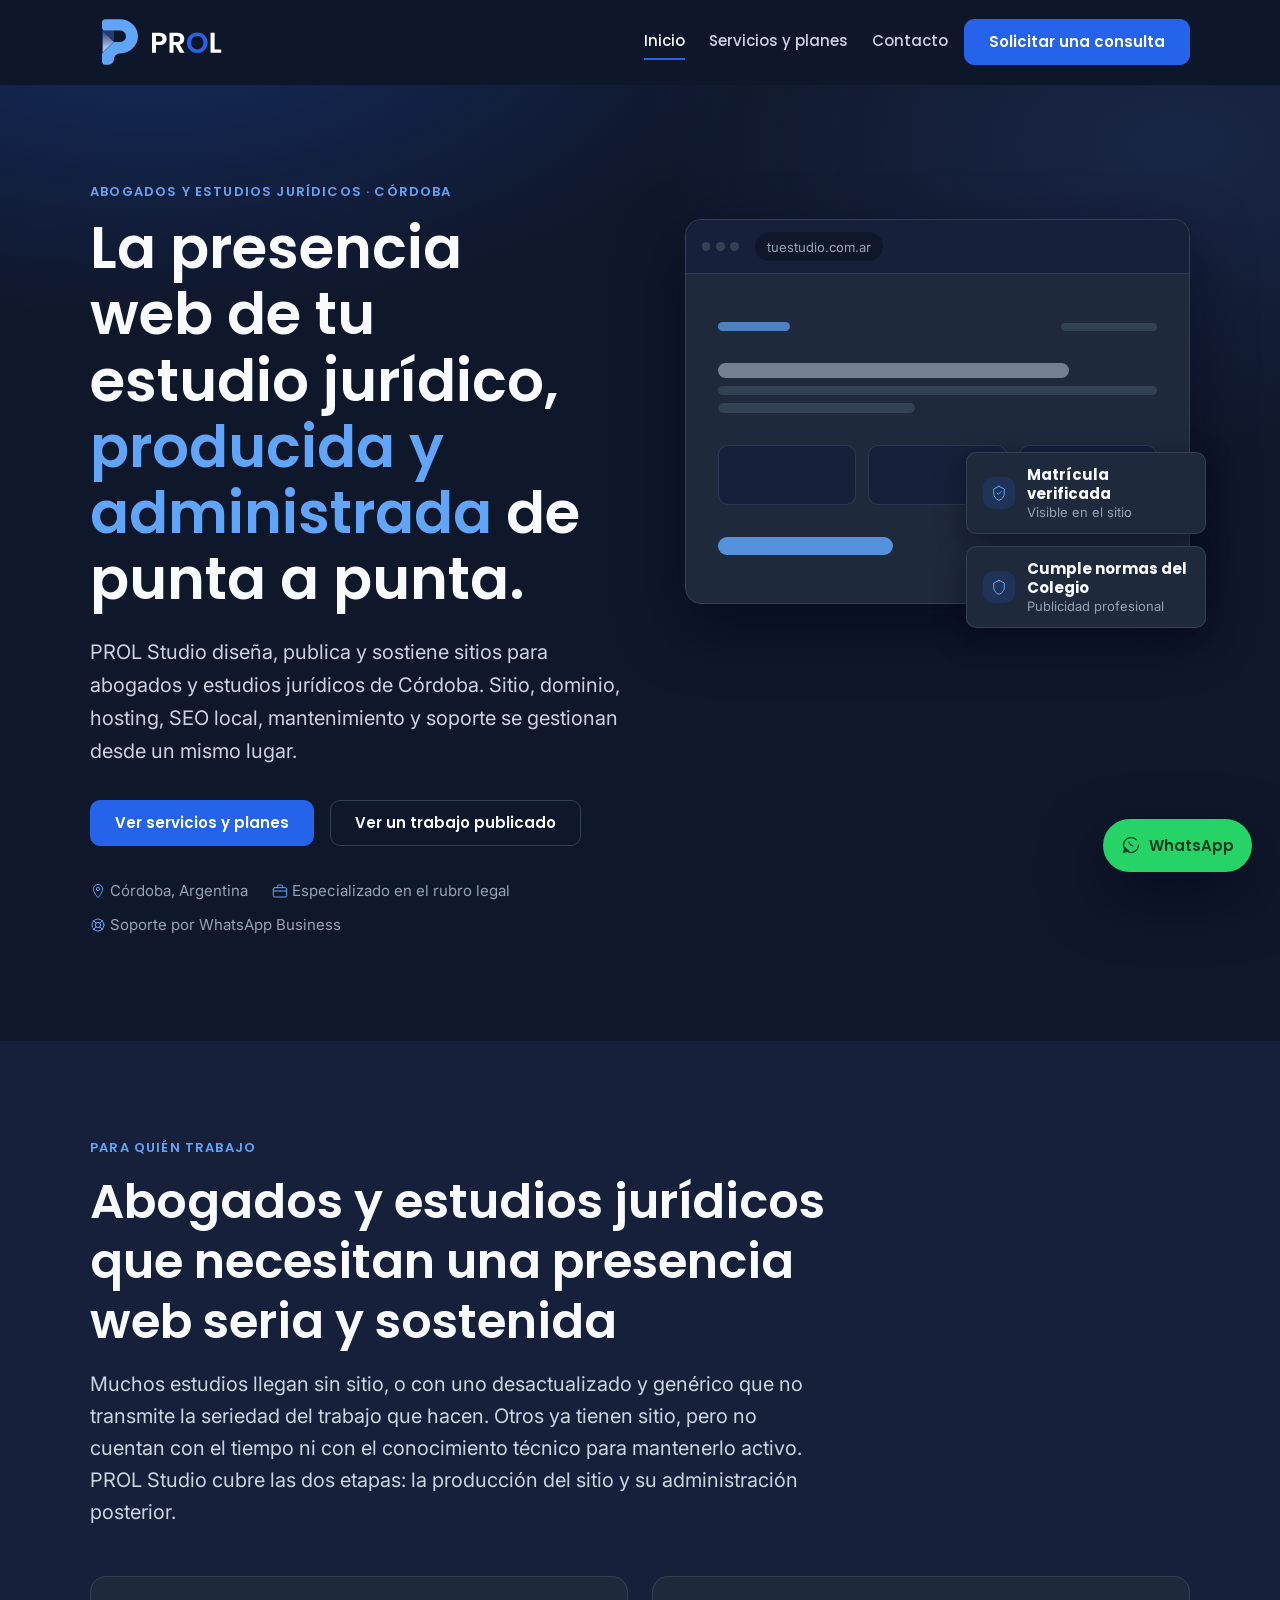
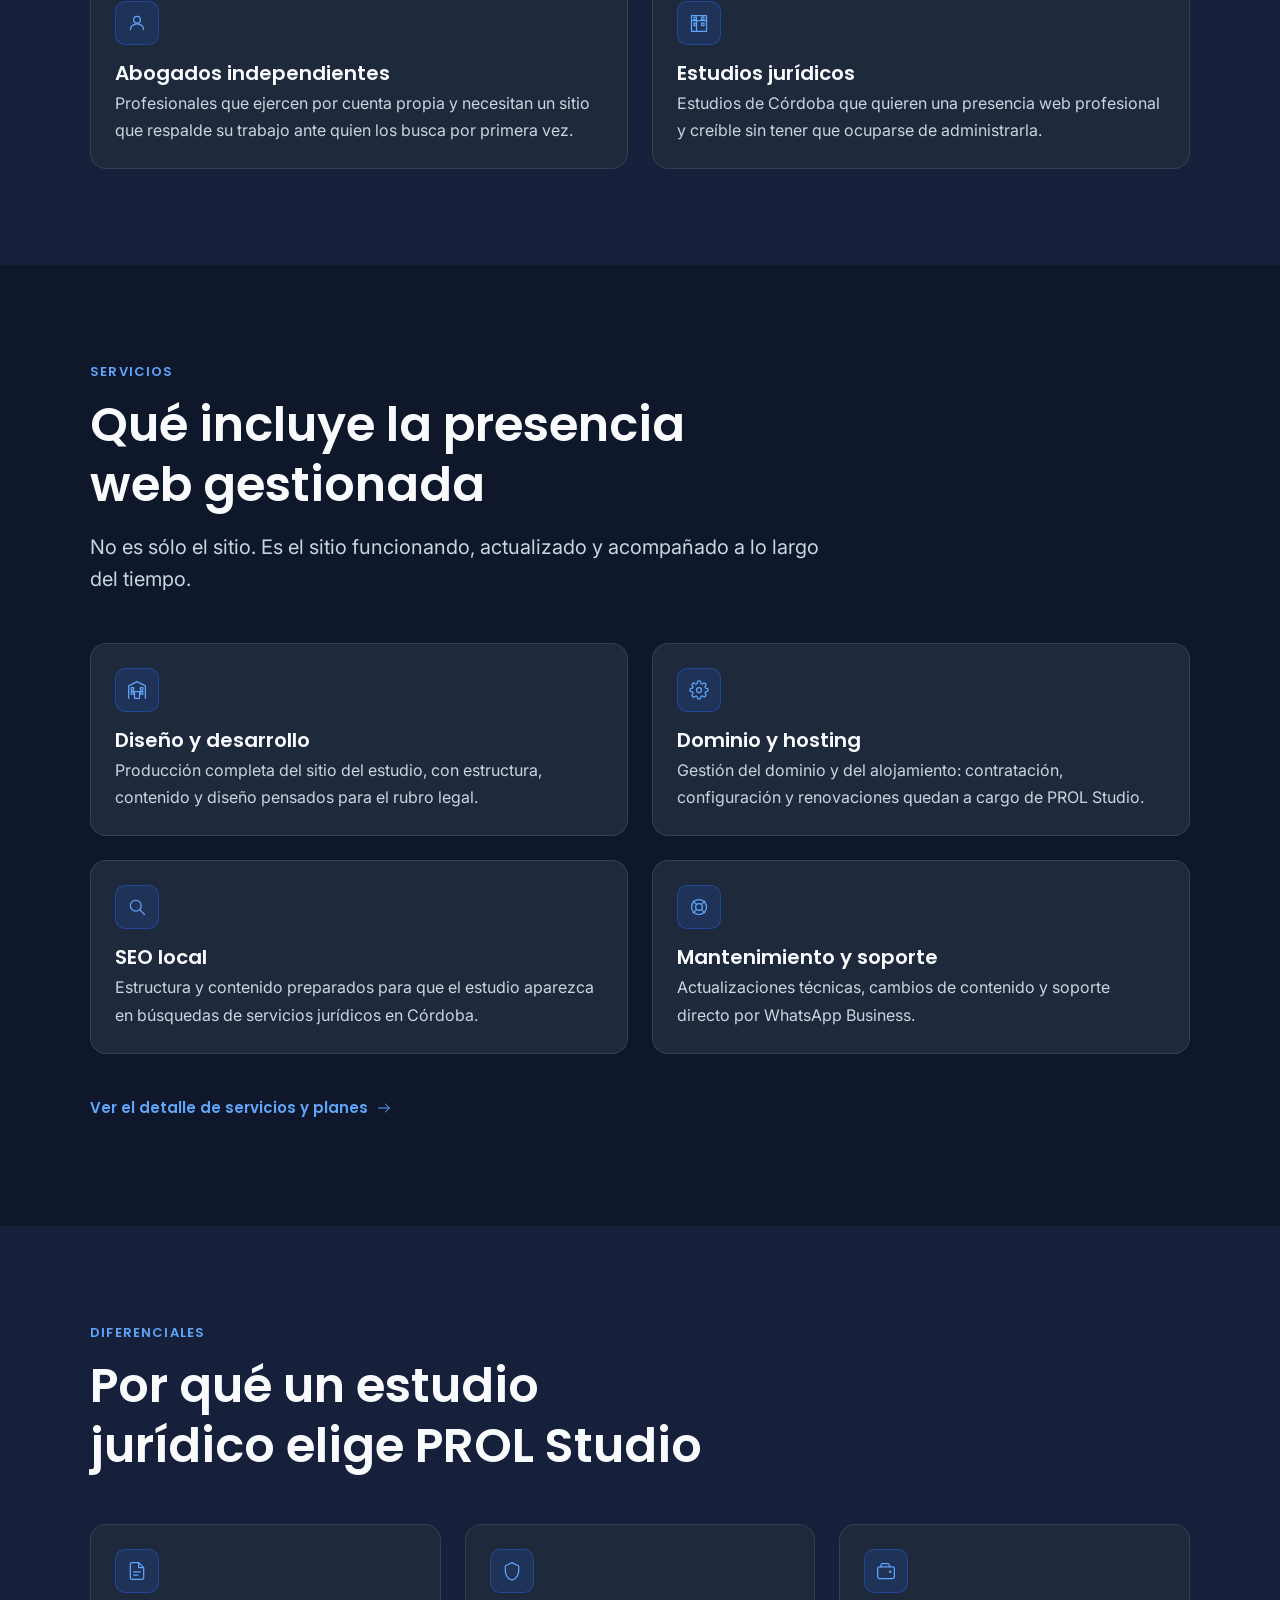
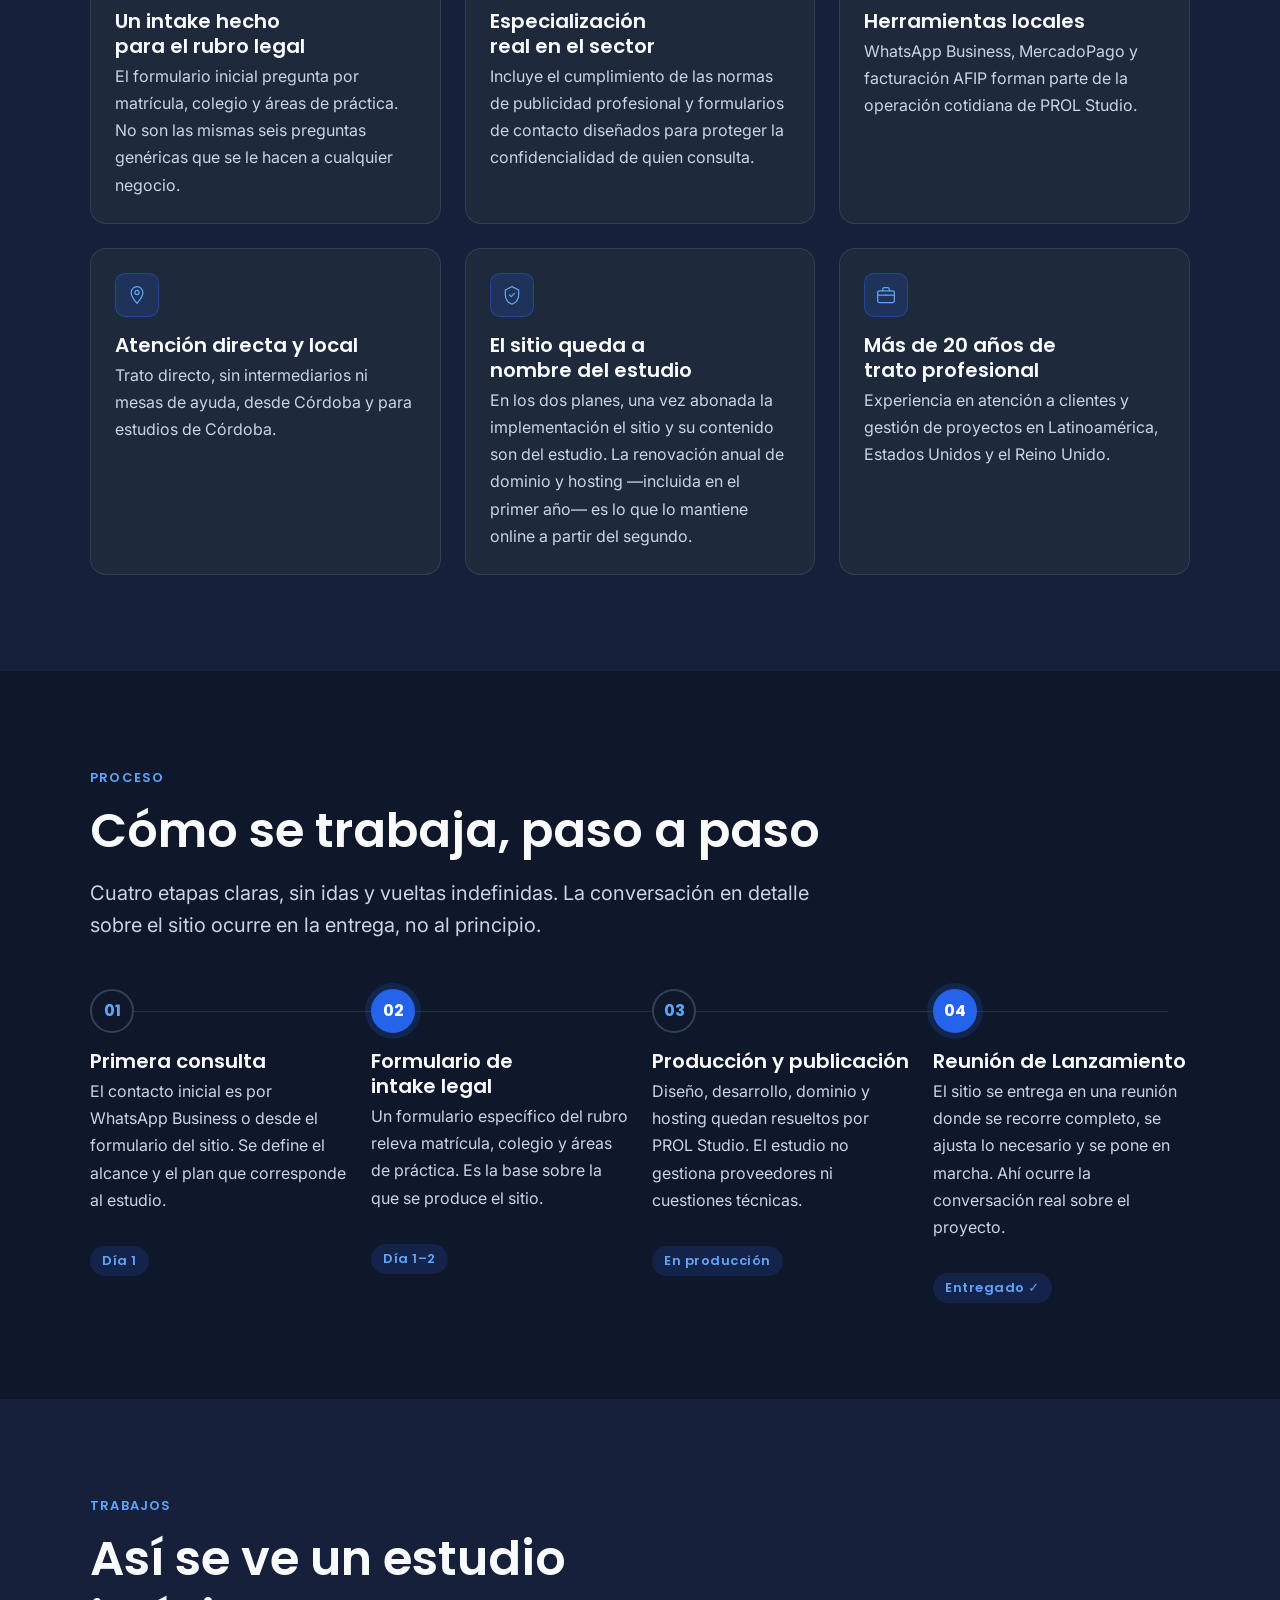
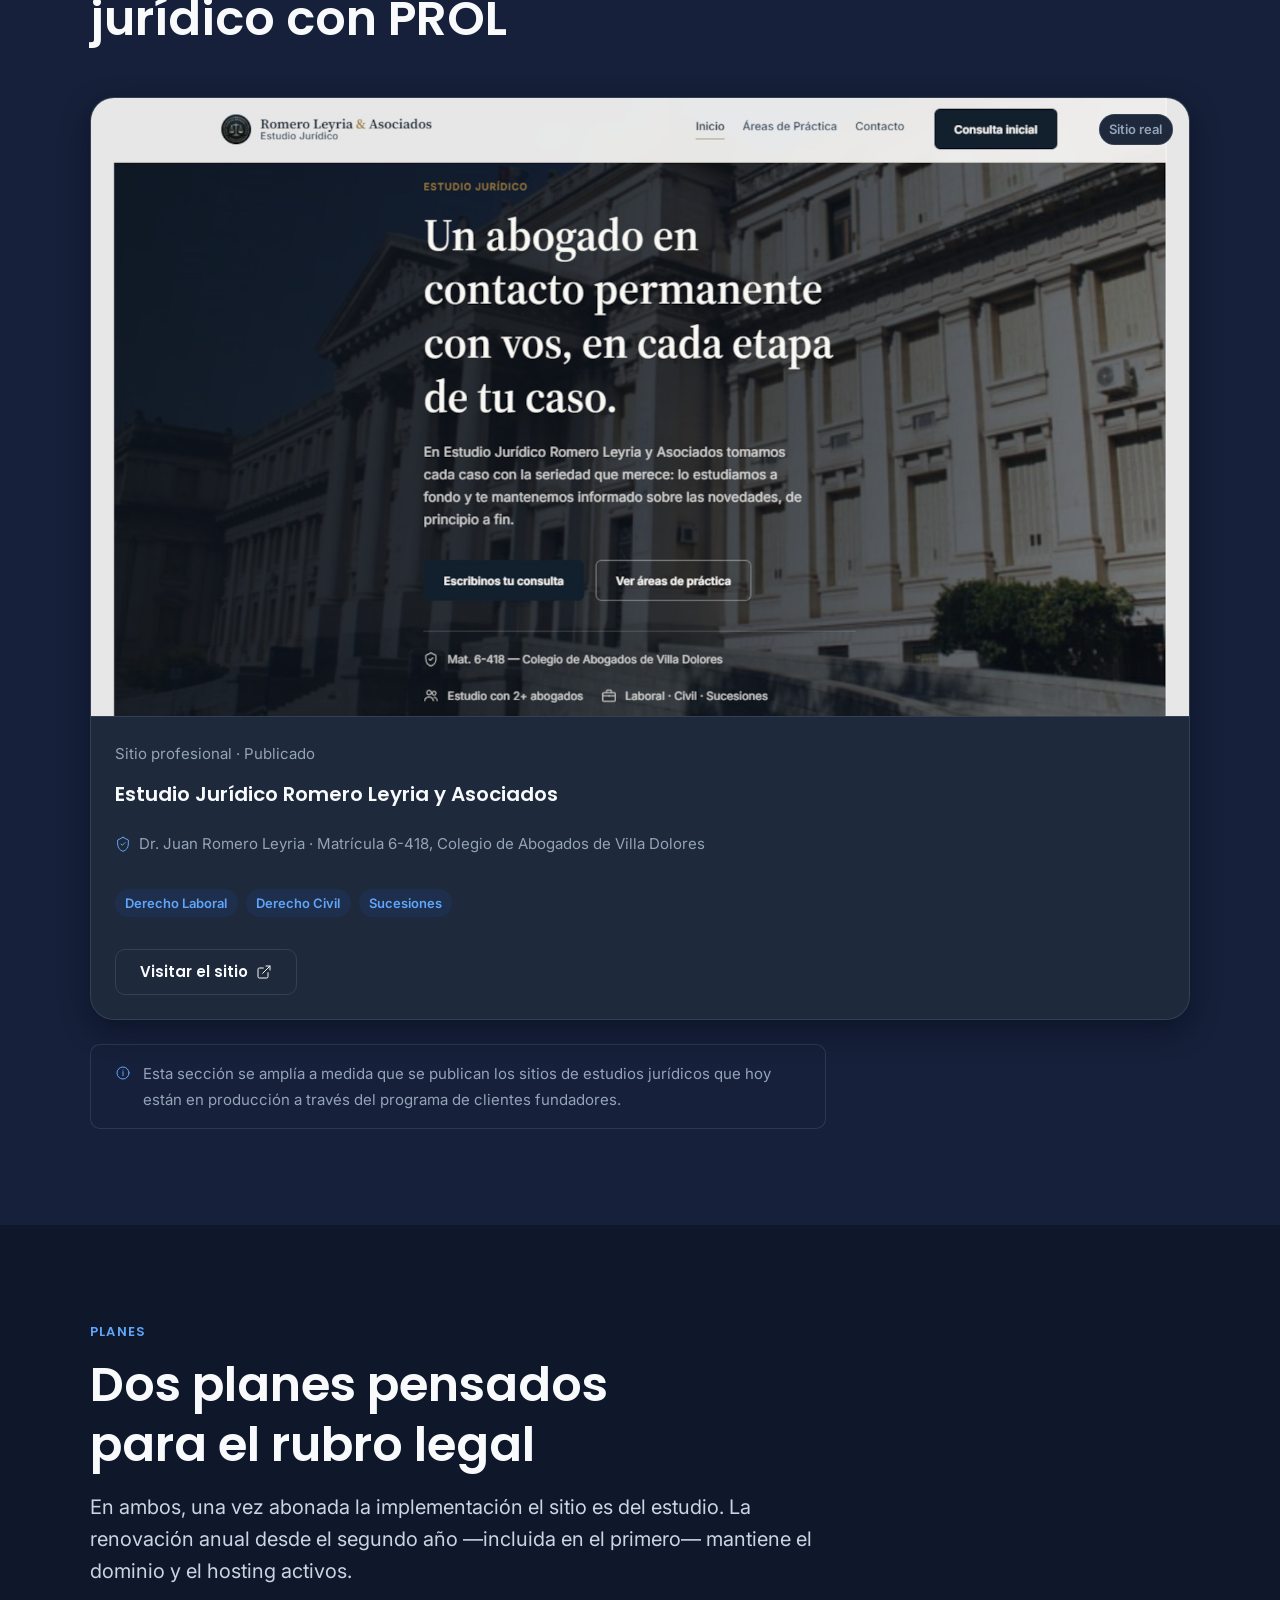
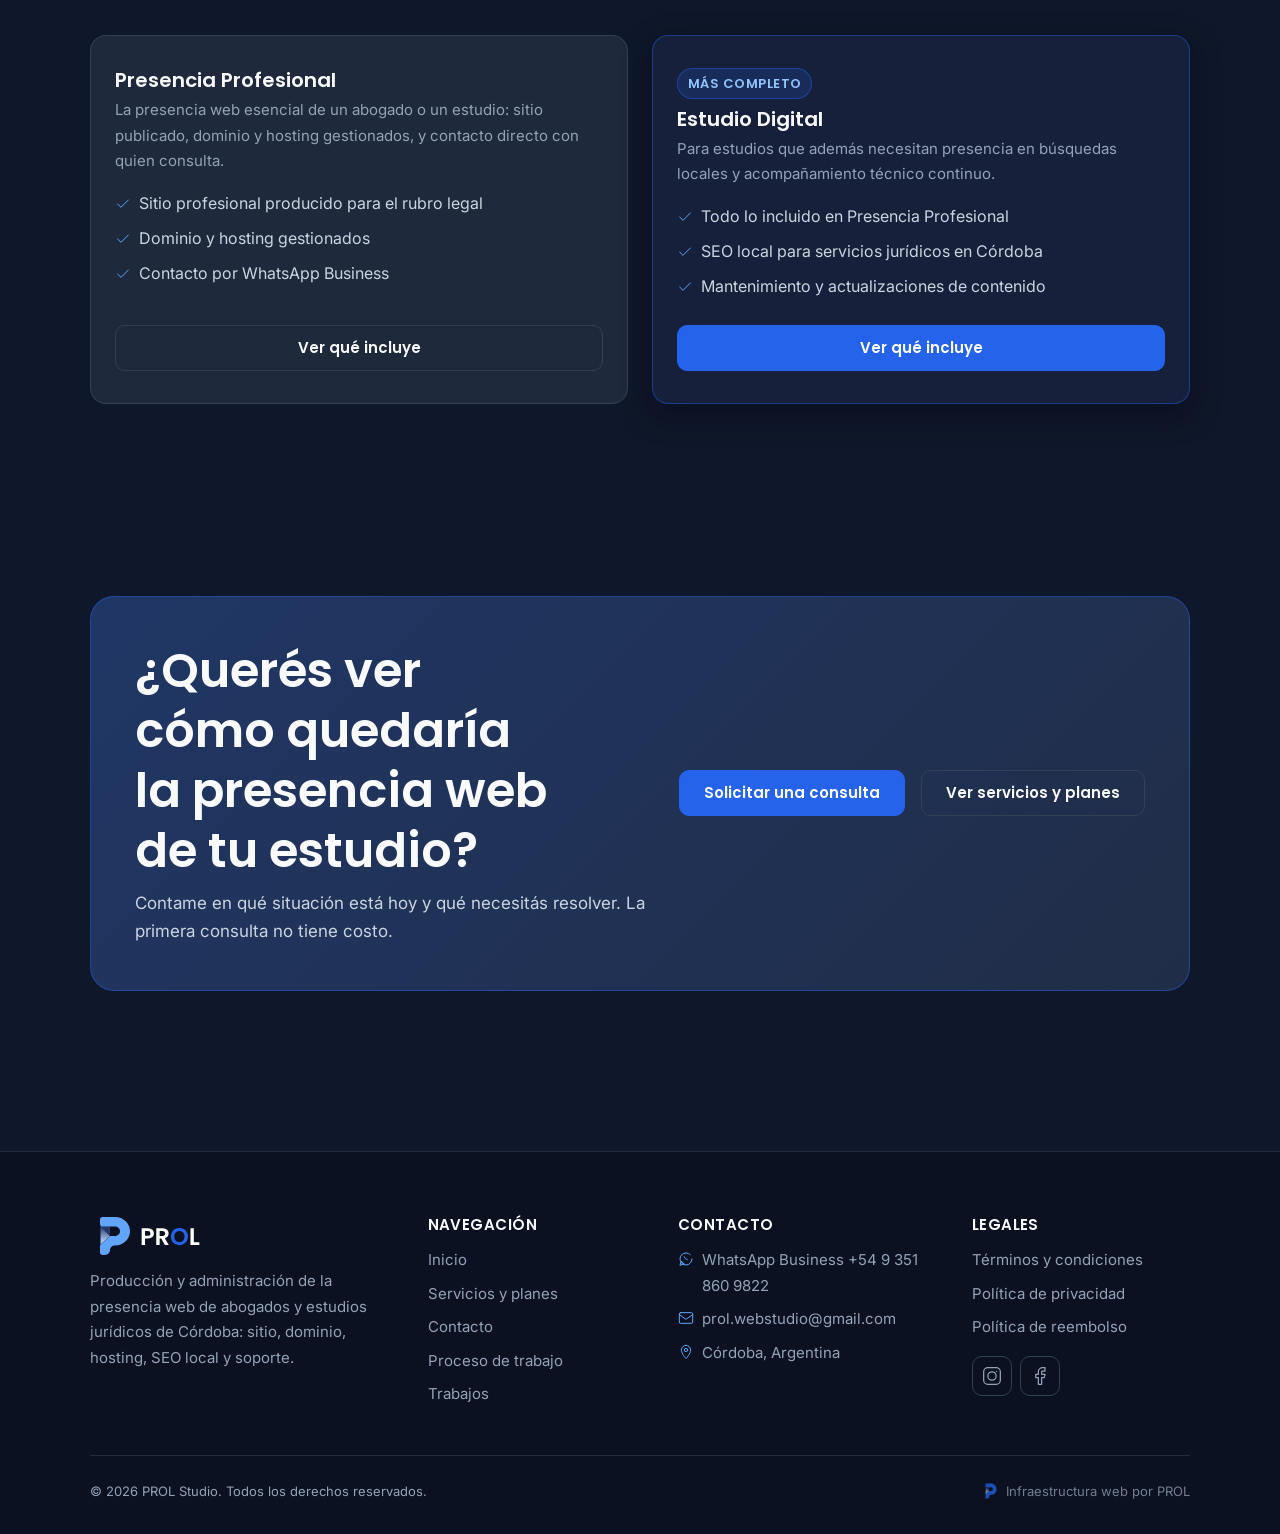
<file: index.html>
<!DOCTYPE html>
<html lang="es-AR">
<head>
  <meta charset="UTF-8">
  <meta name="viewport" content="width=device-width, initial-scale=1">

  <title>PROL Studio | Presencia web para abogados y estudios jurídicos en Córdoba</title>
  <meta name="description" content="PROL Studio produce y administra la presencia web de abogados y estudios jurídicos de Córdoba: sitio, dominio, hosting, SEO local, mantenimiento y soporte por WhatsApp Business.">
  <link rel="canonical" href="https://prolstudio.com/">

  <meta name="theme-color" content="#0F172A">
  <meta name="author" content="PROL Studio">

  <meta property="og:type" content="website">
  <meta property="og:site_name" content="PROL Studio">
  <meta property="og:locale" content="es_AR">
  <meta property="og:url" content="https://prolstudio.com/">
  <meta property="og:title" content="PROL Studio | Presencia web para abogados y estudios jurídicos en Córdoba">
  <meta property="og:description" content="PROL Studio produce y administra la presencia web de abogados y estudios jurídicos de Córdoba: sitio, dominio, hosting, SEO local, mantenimiento y soporte por WhatsApp Business.">
  <meta property="og:image" content="https://prolstudio.com/assets/images/og-image.jpg">
  <meta property="og:image:width" content="1200">
  <meta property="og:image:height" content="630">
  <meta property="og:image:alt" content="PROL Studio — presencia web gestionada para estudios jurídicos">

  <meta name="twitter:card" content="summary_large_image">
  <meta name="twitter:title" content="PROL Studio | Presencia web para abogados y estudios jurídicos en Córdoba">
  <meta name="twitter:description" content="Sitio, dominio, hosting, SEO local y soporte por WhatsApp Business para abogados y estudios jurídicos de Córdoba.">
  <meta name="twitter:image" content="https://prolstudio.com/assets/images/og-image.jpg">

  <link rel="icon" href="assets/images/favicon.ico" sizes="any">
  <link rel="icon" href="assets/images/favicon.svg" type="image/svg+xml">
  <link rel="apple-touch-icon" href="assets/images/apple-touch-icon.png">
  <link rel="manifest" href="site.webmanifest">

  <link rel="preconnect" href="https://fonts.googleapis.com">
  <link rel="preconnect" href="https://fonts.gstatic.com" crossorigin>
  <link rel="stylesheet" href="https://fonts.googleapis.com/css2?family=Inter:wght@400;500;600&family=Poppins:wght@500;600;700&display=swap">
  <link rel="stylesheet" href="assets/css/styles.css">

  <script type="application/ld+json">
  {
    "@context": "https://schema.org",
    "@type": "ProfessionalService",
    "name": "PROL Studio",
    "url": "https://prolstudio.com/",
    "logo": "https://prolstudio.com/assets/images/logo.svg",
    "image": "https://prolstudio.com/assets/images/og-image.jpg",
    "description": "PROL Studio produce y administra la presencia web de abogados y estudios jurídicos de Córdoba: sitio, dominio, hosting, SEO local, mantenimiento y soporte por WhatsApp Business.",
    "email": "prol.webstudio@gmail.com",
    "founder": { "@type": "Person", "name": "Franco Molina" },
    "areaServed": { "@type": "City", "name": "Córdoba", "addressCountry": "AR" },
    "address": {
      "@type": "PostalAddress",
      "addressLocality": "Córdoba",
      "addressCountry": "AR"
    },
    "sameAs": [
      "https://www.instagram.com/prol.studio",
      "https://www.facebook.com/profile.php?id=61592929361941"
    ]
  }
  </script>
</head>

<body>
  <a class="skip-link" href="#contenido-principal">Ir al contenido principal</a>

  <header class="site-header" data-site-header>
    <div class="container site-header__inner">
      <a class="site-brand" href="index.html" aria-label="PROL Studio — Inicio">
        <img class="site-brand__logo" src="assets/images/logo.svg" alt="PROL Studio" width="480" height="160">
      </a>

      <button class="nav-toggle" type="button" data-nav-toggle aria-expanded="false" aria-controls="navegacion-principal" hidden>
        <span class="icon icon-menu nav-toggle__icon-open" aria-hidden="true"></span>
        <span class="icon icon-close nav-toggle__icon-close" aria-hidden="true"></span>
        <span class="visually-hidden">Abrir o cerrar el menú de navegación</span>
      </button>

      <div class="header-actions" id="navegacion-principal" data-nav-panel>
        <nav class="site-nav" aria-label="Navegación principal">
          <ul class="site-nav__list">
            <li><a class="site-nav__link" href="index.html" aria-current="page">Inicio</a></li>
            <li><a class="site-nav__link" href="servicios.html">Servicios y planes</a></li>
            <li><a class="site-nav__link" href="contacto.html">Contacto</a></li>
          </ul>
        </nav>
        <a class="button button--primary" href="contacto.html">Solicitar una consulta</a>
      </div>
    </div>
  </header>

  <main id="contenido-principal">

    <!-- Hero -->
    <section class="hero" aria-labelledby="titulo-hero">
      <div class="container hero__inner">
        <div class="hero__content">
          <span class="eyebrow">Abogados y estudios jurídicos · Córdoba</span>
          <h1 class="hero__title" id="titulo-hero">
            La presencia web de tu estudio jurídico, <span class="hero__title-accent">producida y administrada</span> de punta a punta.
          </h1>
          <p class="hero__description">
            PROL Studio diseña, publica y sostiene sitios para abogados y estudios jurídicos de Córdoba.
            Sitio, dominio, hosting, SEO local, mantenimiento y soporte se gestionan desde un mismo lugar.
          </p>

          <div class="hero__actions">
            <a class="button button--primary" href="servicios.html">Ver servicios y planes</a>
            <a class="button button--secondary" href="#trabajos">Ver un trabajo publicado</a>
          </div>

          <ul class="hero__highlights">
            <li class="hero__highlight">
              <span class="icon icon--sm icon-location" aria-hidden="true"></span>
              Córdoba, Argentina
            </li>
            <li class="hero__highlight">
              <span class="icon icon--sm icon-briefcase" aria-hidden="true"></span>
              Especializado en el rubro legal
            </li>
            <li class="hero__highlight">
              <span class="icon icon--sm icon-support" aria-hidden="true"></span>
              Soporte por WhatsApp Business
            </li>
          </ul>
        </div>

        <figure class="hero__figure" aria-hidden="true">
          <div class="hero__browser">
            <div class="hero__browser-bar">
              <span class="hero__browser-dots"><span></span><span></span><span></span></span>
              <span class="hero__browser-url">tuestudio.com.ar</span>
            </div>
            <div class="hero__browser-content">
              <div class="hero__mock-header">
                <span class="hero__mock-logo"></span>
                <span class="hero__mock-nav"></span>
              </div>
              <div class="hero__mock-hero">
                <span class="hero__mock-line hero__mock-line--title"></span>
                <span class="hero__mock-line"></span>
                <span class="hero__mock-line hero__mock-line--short"></span>
              </div>
              <div class="hero__mock-cards">
                <span class="hero__mock-card"></span>
                <span class="hero__mock-card"></span>
                <span class="hero__mock-card"></span>
              </div>
              <div class="hero__mock-cta"></div>
            </div>
          </div>

          <div class="hero__floating-cards">
            <div class="hero__floating-card">
              <span class="hero__floating-card-icon"><span class="icon icon--sm icon-verified" aria-hidden="true"></span></span>
              <div class="hero__floating-card-text">
                <strong>Matrícula verificada</strong>
                <span>Visible en el sitio</span>
              </div>
            </div>
            <div class="hero__floating-card">
              <span class="hero__floating-card-icon"><span class="icon icon--sm icon-shield" aria-hidden="true"></span></span>
              <div class="hero__floating-card-text">
                <strong>Cumple normas del Colegio</strong>
                <span>Publicidad profesional</span>
              </div>
            </div>
          </div>
        </figure>
      </div>
    </section>

    <!-- Punto de partida -->
    <section class="section section--raised" aria-labelledby="titulo-contexto">
      <div class="container">
        <div class="section-header">
          <span class="eyebrow">Para quién trabajo</span>
          <h2 id="titulo-contexto">Abogados y estudios jurídicos que necesitan una presencia web seria y sostenida</h2>
          <p class="lead">
            Muchos estudios llegan sin sitio, o con uno desactualizado y genérico que no transmite la seriedad del
            trabajo que hacen. Otros ya tienen sitio, pero no cuentan con el tiempo ni con el conocimiento técnico
            para mantenerlo activo. PROL Studio cubre las dos etapas: la producción del sitio y su administración posterior.
          </p>
        </div>

        <div class="card-grid card-grid--wide">
          <article class="card">
            <span class="card__icon"><span class="icon icon-user" aria-hidden="true"></span></span>
            <h3 class="card__title">Abogados independientes</h3>
            <p class="card__text">
              Profesionales que ejercen por cuenta propia y necesitan un sitio que respalde su trabajo ante
              quien los busca por primera vez.
            </p>
          </article>

          <article class="card">
            <span class="card__icon"><span class="icon icon-building" aria-hidden="true"></span></span>
            <h3 class="card__title">Estudios jurídicos</h3>
            <p class="card__text">
              Estudios de Córdoba que quieren una presencia web profesional y creíble sin tener que ocuparse
              de administrarla.
            </p>
          </article>
        </div>
      </div>
    </section>

    <!-- Servicios -->
    <section class="section" id="servicios" aria-labelledby="titulo-servicios">
      <div class="container">
        <div class="section-header">
          <span class="eyebrow">Servicios</span>
          <h2 id="titulo-servicios">Qué incluye la presencia web gestionada</h2>
          <p class="lead">
            No es sólo el sitio. Es el sitio funcionando, actualizado y acompañado a lo largo del tiempo.
          </p>
        </div>

        <div class="card-grid card-grid--2up">
          <article class="card">
            <span class="card__icon"><span class="icon icon-office" aria-hidden="true"></span></span>
            <h3 class="card__title">Diseño y desarrollo</h3>
            <p class="card__text">
              Producción completa del sitio del estudio, con estructura, contenido y diseño pensados para el rubro legal.
            </p>
          </article>

          <article class="card">
            <span class="card__icon"><span class="icon icon-settings" aria-hidden="true"></span></span>
            <h3 class="card__title">Dominio y hosting</h3>
            <p class="card__text">
              Gestión del dominio y del alojamiento: contratación, configuración y renovaciones quedan a cargo de PROL Studio.
            </p>
          </article>

          <article class="card">
            <span class="card__icon"><span class="icon icon-search" aria-hidden="true"></span></span>
            <h3 class="card__title">SEO local</h3>
            <p class="card__text">
              Estructura y contenido preparados para que el estudio aparezca en búsquedas de servicios jurídicos en Córdoba.
            </p>
          </article>

          <article class="card">
            <span class="card__icon"><span class="icon icon-support" aria-hidden="true"></span></span>
            <h3 class="card__title">Mantenimiento y soporte</h3>
            <p class="card__text">
              Actualizaciones técnicas, cambios de contenido y soporte directo por WhatsApp Business.
            </p>
          </article>
        </div>

        <p class="section-action">
          <a class="button button--tertiary" href="servicios.html">
            Ver el detalle de servicios y planes
            <span class="icon icon--sm icon-arrow-right" aria-hidden="true"></span>
          </a>
        </p>
      </div>
    </section>

    <!-- Diferenciales -->
    <section class="section section--raised" id="diferenciales" aria-labelledby="titulo-diferenciales">
      <div class="container">
        <div class="section-header">
          <span class="eyebrow">Diferenciales</span>
          <h2 id="titulo-diferenciales">Por qué un estudio jurídico elige PROL Studio</h2>
        </div>

        <div class="card-grid">
          <article class="card">
            <span class="card__icon"><span class="icon icon-document" aria-hidden="true"></span></span>
            <h3 class="card__title">Un intake hecho para el rubro legal</h3>
            <p class="card__text">
              El formulario inicial pregunta por matrícula, colegio y áreas de práctica. No son las mismas seis
              preguntas genéricas que se le hacen a cualquier negocio.
            </p>
          </article>

          <article class="card">
            <span class="card__icon"><span class="icon icon-shield" aria-hidden="true"></span></span>
            <h3 class="card__title">Especialización real en el sector</h3>
            <p class="card__text">
              Incluye el cumplimiento de las normas de publicidad profesional y formularios de contacto diseñados
              para proteger la confidencialidad de quien consulta.
            </p>
          </article>

          <article class="card">
            <span class="card__icon"><span class="icon icon-wallet" aria-hidden="true"></span></span>
            <h3 class="card__title">Herramientas locales</h3>
            <p class="card__text">
              WhatsApp Business, MercadoPago y facturación AFIP forman parte de la operación cotidiana de PROL Studio.
            </p>
          </article>

          <article class="card">
            <span class="card__icon"><span class="icon icon-location" aria-hidden="true"></span></span>
            <h3 class="card__title">Atención directa y local</h3>
            <p class="card__text">
              Trato directo, sin intermediarios ni mesas de ayuda, desde Córdoba y para estudios de Córdoba.
            </p>
          </article>

          <article class="card">
            <span class="card__icon"><span class="icon icon-verified" aria-hidden="true"></span></span>
            <h3 class="card__title">El sitio queda a nombre del estudio</h3>
            <p class="card__text">
              En los dos planes, una vez abonada la implementación el sitio y su contenido son del estudio. La
              renovación anual de dominio y hosting —incluida en el primer año— es lo que lo mantiene online a
              partir del segundo.
            </p>
          </article>

          <article class="card">
            <span class="card__icon"><span class="icon icon-briefcase" aria-hidden="true"></span></span>
            <h3 class="card__title">Más de 20 años de trato profesional</h3>
            <p class="card__text">
              Experiencia en atención a clientes y gestión de proyectos en Latinoamérica, Estados Unidos y el Reino Unido.
            </p>
          </article>
        </div>
      </div>
    </section>

    <!-- Proceso -->
    <section class="section" id="proceso" aria-labelledby="titulo-proceso">
      <div class="container">
        <div class="section-header">
          <span class="eyebrow">Proceso</span>
          <h2 id="titulo-proceso">Cómo se trabaja, paso a paso</h2>
          <p class="lead">
            Cuatro etapas claras, sin idas y vueltas indefinidas. La conversación en detalle sobre el sitio ocurre
            en la entrega, no al principio.
          </p>
        </div>

        <ol class="process-list">
          <li class="process-step">
            <span class="process-step__number" aria-hidden="true"></span>
            <h3 class="process-step__title">Primera consulta</h3>
            <p class="process-step__text">
              El contacto inicial es por WhatsApp Business o desde el formulario del sitio. Se define el alcance
              y el plan que corresponde al estudio.
            </p>
            <span class="process-step__tag">Día 1</span>
          </li>

          <li class="process-step process-step--active">
            <span class="process-step__number" aria-hidden="true"></span>
            <h3 class="process-step__title">Formulario de intake legal</h3>
            <p class="process-step__text">
              Un formulario específico del rubro releva matrícula, colegio y áreas de práctica. Es la base sobre
              la que se produce el sitio.
            </p>
            <span class="process-step__tag">Día 1–2</span>
          </li>

          <li class="process-step">
            <span class="process-step__number" aria-hidden="true"></span>
            <h3 class="process-step__title">Producción y publicación</h3>
            <p class="process-step__text">
              Diseño, desarrollo, dominio y hosting quedan resueltos por PROL Studio. El estudio no gestiona
              proveedores ni cuestiones técnicas.
            </p>
            <span class="process-step__tag">En producción</span>
          </li>

          <li class="process-step process-step--active">
            <span class="process-step__number" aria-hidden="true"></span>
            <h3 class="process-step__title">Reunión de Lanzamiento</h3>
            <p class="process-step__text">
              El sitio se entrega en una reunión donde se recorre completo, se ajusta lo necesario y se pone en
              marcha. Ahí ocurre la conversación real sobre el proyecto.
            </p>
            <span class="process-step__tag">Entregado ✓</span>
          </li>
        </ol>
      </div>
    </section>

    <!-- Portfolio -->
    <section class="section section--raised" id="trabajos" aria-labelledby="titulo-trabajos">
      <div class="container">
        <div class="section-header">
          <span class="eyebrow">Trabajos</span>
          <h2 id="titulo-trabajos">Así se ve un estudio jurídico con PROL</h2>
        </div>

        <div class="portfolio-grid">
          <article class="portfolio-card">
            <div class="portfolio-card__thumb">
              <a class="portfolio-card__thumb-link" href="https://romero-leyria.vercel.app/" target="_blank" rel="noopener noreferrer" aria-label="Ver el sitio real de Estudio Jurídico Romero Leyria y Asociados (se abre en una pestaña nueva)">
                <img src="assets/images/portfolio-romero-leyria.jpg" alt="Página de inicio del sitio de Estudio Jurídico Romero Leyria y Asociados" width="1600" height="900" loading="lazy">
                <span class="portfolio-card__thumb-badge">Sitio real</span>
              </a>
            </div>

            <div class="portfolio-card__body">
              <p class="portfolio-item__meta">Sitio profesional · Publicado</p>
              <h3>Estudio Jurídico Romero Leyria y Asociados</h3>
              <p class="portfolio-card__lawyer">
                <span class="icon icon--sm icon-verified" aria-hidden="true"></span>
                Dr. Juan Romero Leyria · Matrícula 6-418, Colegio de Abogados de Villa Dolores
              </p>

              <ul class="portfolio-card__tags">
                <li>Derecho Laboral</li>
                <li>Derecho Civil</li>
                <li>Sucesiones</li>
              </ul>

              <div class="portfolio-item__actions">
                <a class="button button--secondary" href="https://romero-leyria.vercel.app/" target="_blank" rel="noopener noreferrer">
                  Visitar el sitio
                  <span class="icon icon--sm icon-external-link" aria-hidden="true"></span>
                </a>
              </div>
            </div>
          </article>
        </div>

        <p class="info-note">
          <span class="icon icon--sm icon-info" aria-hidden="true"></span>
          <span>
            Esta sección se amplía a medida que se publican los sitios de estudios jurídicos que hoy están en
            producción a través del programa de clientes fundadores.
          </span>
        </p>
      </div>
    </section>

    <!-- Planes (resumen) -->
    <section class="section" id="planes" aria-labelledby="titulo-planes">
      <div class="container">
        <div class="section-header">
          <span class="eyebrow">Planes</span>
          <h2 id="titulo-planes">Dos planes pensados para el rubro legal</h2>
          <p class="lead">
            En ambos, una vez abonada la implementación el sitio es del estudio. La renovación anual desde el
            segundo año —incluida en el primero— mantiene el dominio y el hosting activos.
          </p>
        </div>

        <div class="plan-grid">
          <article class="plan">
            <h3 class="plan__title">Presencia Profesional</h3>
            <p class="plan__summary">
              La presencia web esencial de un abogado o un estudio: sitio publicado, dominio y hosting gestionados,
              y contacto directo con quien consulta.
            </p>
            <ul class="plan__features">
              <li class="plan__feature">
                <span class="icon icon--sm icon-check" aria-hidden="true"></span>
                Sitio profesional producido para el rubro legal
              </li>
              <li class="plan__feature">
                <span class="icon icon--sm icon-check" aria-hidden="true"></span>
                Dominio y hosting gestionados
              </li>
              <li class="plan__feature">
                <span class="icon icon--sm icon-check" aria-hidden="true"></span>
                Contacto por WhatsApp Business
              </li>
            </ul>
            <a class="button button--secondary button--full" href="servicios.html#planes-legales">Ver qué incluye</a>
          </article>

          <article class="plan plan--featured">
            <span class="plan__badge">Más completo</span>
            <h3 class="plan__title">Estudio Digital</h3>
            <p class="plan__summary">
              Para estudios que además necesitan presencia en búsquedas locales y acompañamiento técnico continuo.
            </p>
            <ul class="plan__features">
              <li class="plan__feature">
                <span class="icon icon--sm icon-check" aria-hidden="true"></span>
                Todo lo incluido en Presencia Profesional
              </li>
              <li class="plan__feature">
                <span class="icon icon--sm icon-check" aria-hidden="true"></span>
                SEO local para servicios jurídicos en Córdoba
              </li>
              <li class="plan__feature">
                <span class="icon icon--sm icon-check" aria-hidden="true"></span>
                Mantenimiento y actualizaciones de contenido
              </li>
            </ul>
            <a class="button button--primary button--full" href="servicios.html#planes-legales">Ver qué incluye</a>
          </article>
        </div>
      </div>
    </section>

    <!-- Cierre / conversión -->
    <section class="section" aria-labelledby="titulo-cierre">
      <div class="container">
        <div class="cta-band">
          <div>
            <h2 class="cta-band__title" id="titulo-cierre">¿Querés ver cómo quedaría la presencia web de tu estudio?</h2>
            <p>Contame en qué situación está hoy y qué necesitás resolver. La primera consulta no tiene costo.</p>
          </div>
          <div class="cta-band__actions">
            <a class="button button--primary" href="contacto.html">Solicitar una consulta</a>
            <a class="button button--secondary" href="servicios.html">Ver servicios y planes</a>
          </div>
        </div>
      </div>
    </section>

  </main>

  <a class="floating-contact"
     href="https://wa.me/5493518609822?text=Hola%20PROL%20Studio%2C%20quiero%20consultar%20por%20la%20presencia%20web%20de%20mi%20estudio."
     target="_blank" rel="noopener noreferrer"
     aria-label="Escribir a PROL Studio por WhatsApp">
    <span class="icon icon-whatsapp" aria-hidden="true"></span>
    <span class="floating-contact__label">WhatsApp</span>
  </a>

  <footer class="site-footer">
    <div class="container">
      <div class="site-footer__grid">

        <div class="footer-group footer-brand">
          <a class="site-brand" href="index.html" aria-label="PROL Studio — Inicio">
            <img class="footer-brand__logo" src="assets/images/logo.svg" alt="PROL Studio" width="480" height="160">
          </a>
          <p class="footer-brand__text">
            Producción y administración de la presencia web de abogados y estudios jurídicos de Córdoba:
            sitio, dominio, hosting, SEO local y soporte.
          </p>
        </div>

        <nav class="footer-group" aria-label="Navegación del pie de página">
          <h2 class="footer-group__title">Navegación</h2>
          <ul class="footer-group__list">
            <li><a href="index.html">Inicio</a></li>
            <li><a href="servicios.html">Servicios y planes</a></li>
            <li><a href="contacto.html">Contacto</a></li>
            <li><a href="index.html#proceso">Proceso de trabajo</a></li>
            <li><a href="index.html#trabajos">Trabajos</a></li>
          </ul>
        </nav>

        <div class="footer-group">
          <h2 class="footer-group__title">Contacto</h2>
          <ul class="footer-group__list">
            <li class="footer-contact__item">
              <span class="icon icon--sm icon-whatsapp" aria-hidden="true"></span>
              <a href="https://wa.me/5493518609822" target="_blank" rel="noopener noreferrer">WhatsApp Business +54 9 351 860 9822</a>
            </li>
            <li class="footer-contact__item">
              <span class="icon icon--sm icon-email" aria-hidden="true"></span>
              <a href="mailto:prol.webstudio@gmail.com">prol.webstudio@gmail.com</a>
            </li>
            <li class="footer-contact__item">
              <span class="icon icon--sm icon-location" aria-hidden="true"></span>
              <span>Córdoba, Argentina</span>
            </li>
          </ul>
        </div>

        <div class="footer-group">
          <h2 class="footer-group__title">Legales</h2>
          <ul class="footer-group__list">
            <li><a href="terminos-y-condiciones.html">Términos y condiciones</a></li>
            <li><a href="politica-de-privacidad.html">Política de privacidad</a></li>
            <li><a href="politica-de-reembolso.html">Política de reembolso</a></li>
          </ul>

          <ul class="footer-social">
            <li>
              <a class="footer-social__link" href="https://www.instagram.com/prol.studio" target="_blank" rel="noopener noreferrer" aria-label="PROL Studio en Instagram">
                <span class="icon icon-instagram" aria-hidden="true"></span>
              </a>
            </li>
            <li>
              <a class="footer-social__link" href="https://www.facebook.com/profile.php?id=61592929361941" target="_blank" rel="noopener noreferrer" aria-label="PROL Studio en Facebook">
                <span class="icon icon-facebook" aria-hidden="true"></span>
              </a>
            </li>
          </ul>
        </div>

      </div>

      <div class="site-footer__bottom">
        <p class="site-footer__copyright">
          © <span data-current-year>2026</span> PROL Studio. Todos los derechos reservados.
        </p>

        <a class="prol-signature" href="https://prolstudio.com" target="_blank" rel="noopener noreferrer">
          <img class="prol-signature__isotipo" src="assets/images/isotipo.svg" alt="" width="380" height="480">
          <span>Infraestructura web por PROL</span>
        </a>
      </div>
    </div>
  </footer>

  <script src="assets/js/main.js" defer></script>
</body>
</html>
</file>
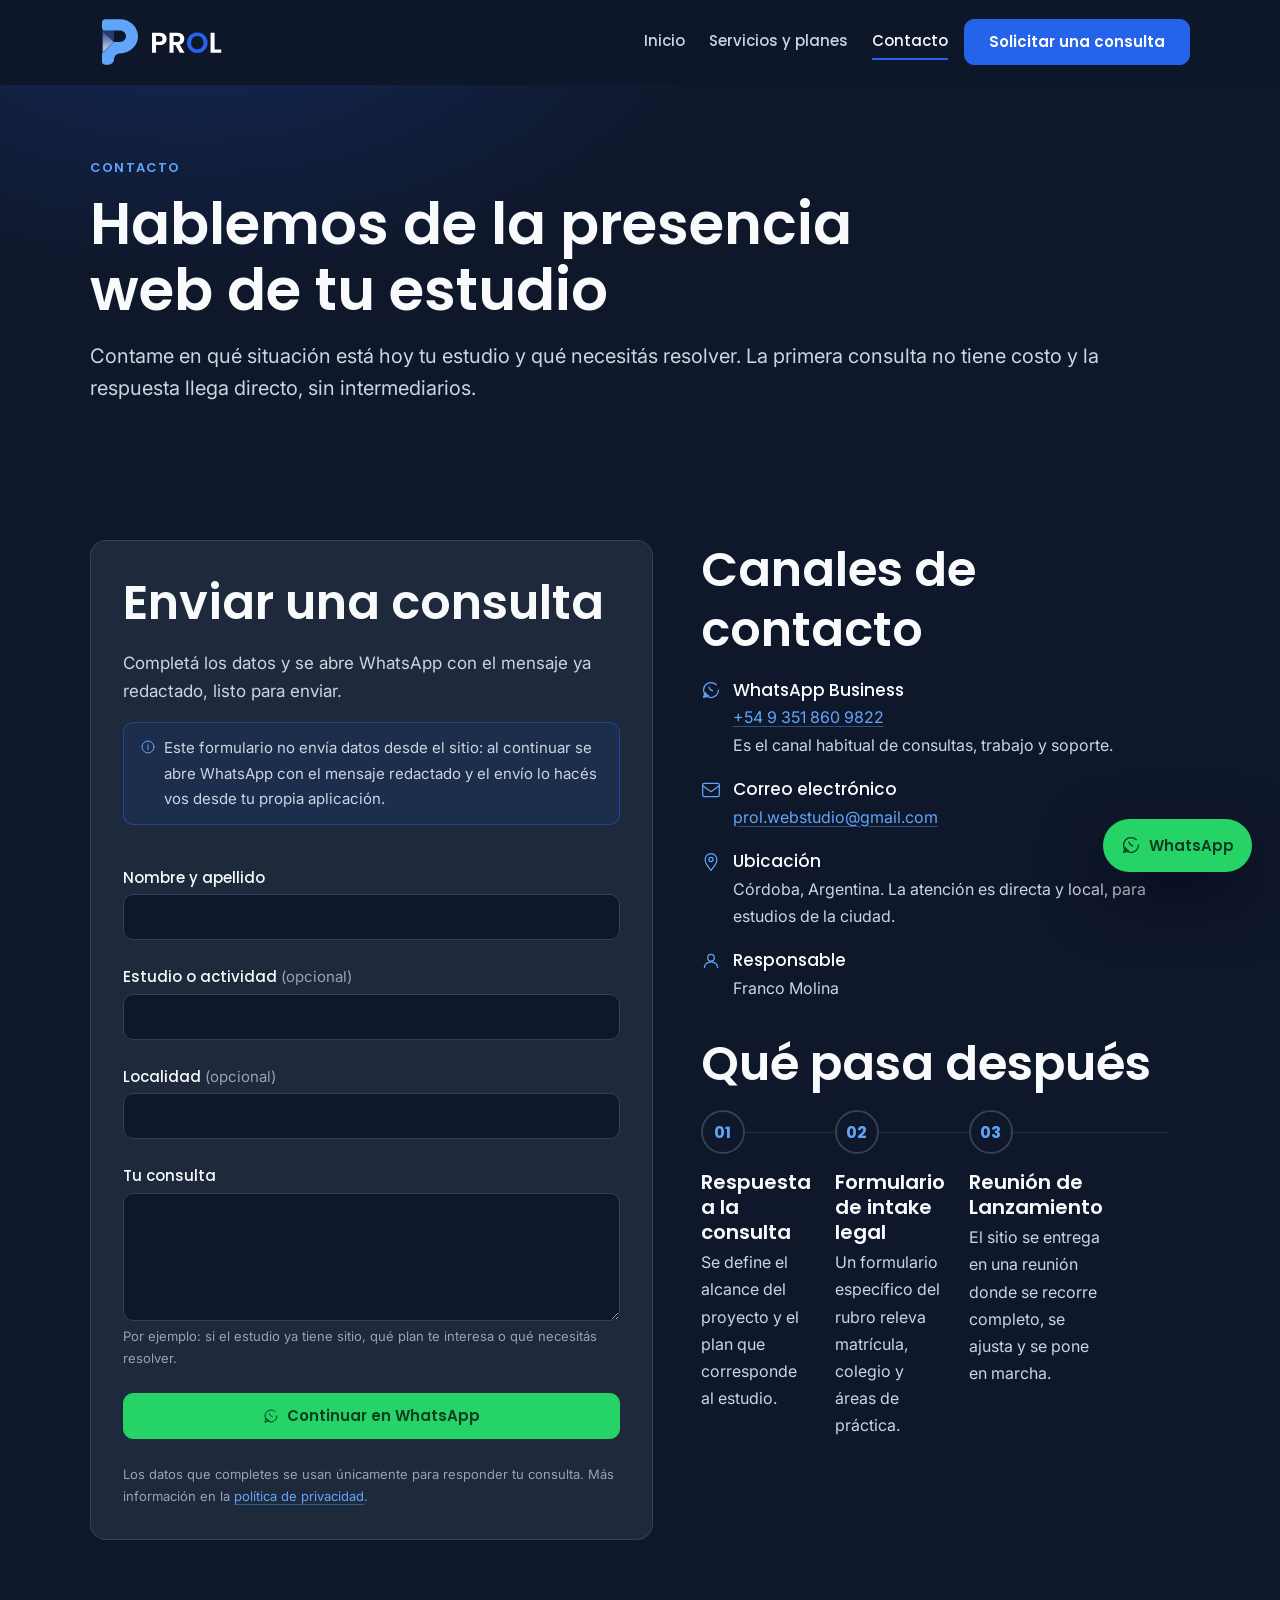
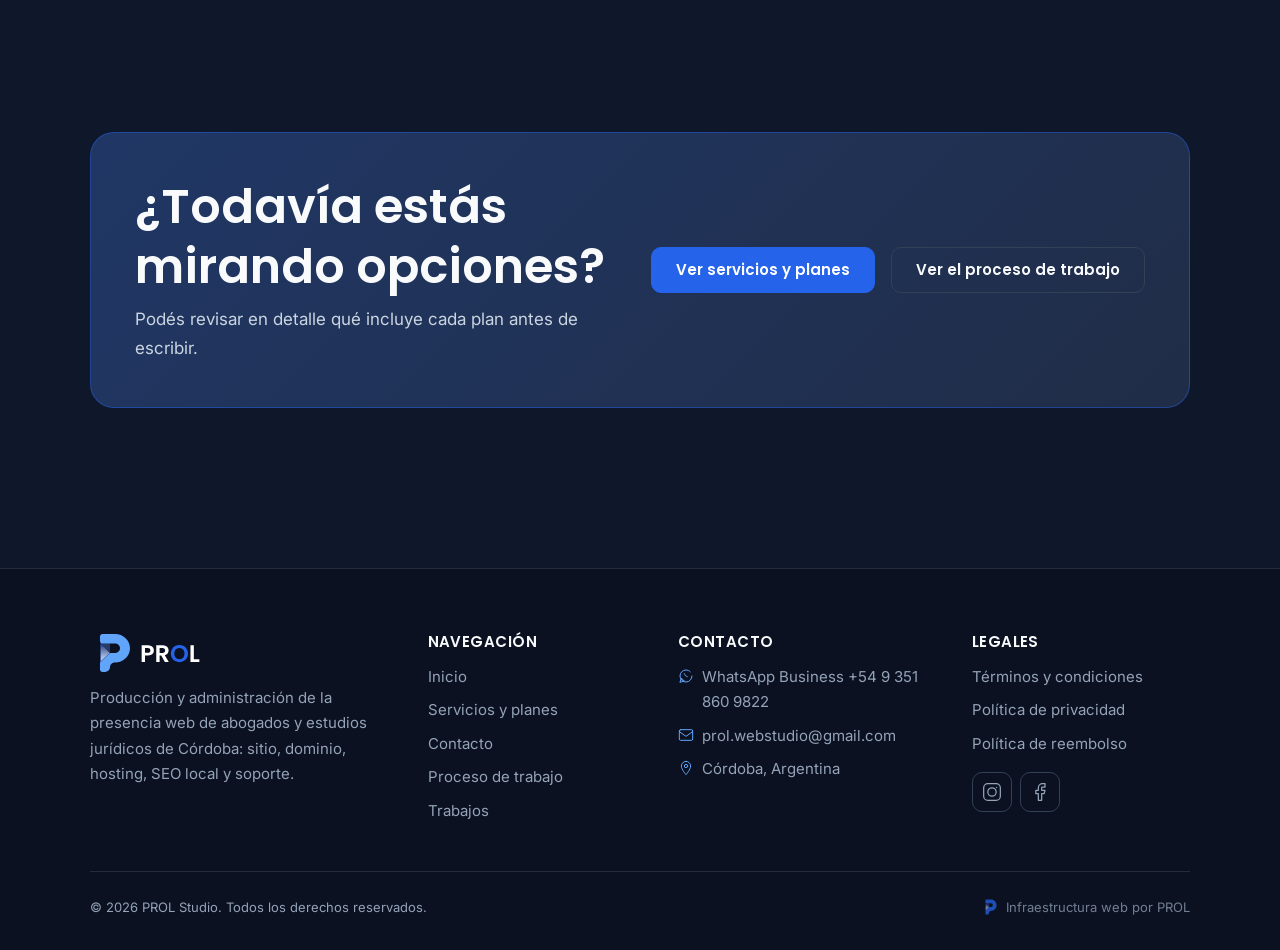
<file: contacto.html>
<!DOCTYPE html>
<html lang="es-AR">
<head>
  <meta charset="UTF-8">
  <meta name="viewport" content="width=device-width, initial-scale=1">

  <title>Contacto | PROL Studio — Córdoba</title>
  <meta name="description" content="Consultá por la presencia web de tu estudio jurídico. Contacto directo con PROL Studio por WhatsApp Business o correo electrónico, desde Córdoba, Argentina.">
  <link rel="canonical" href="https://prolstudio.com/contacto.html">

  <meta name="theme-color" content="#0F172A">
  <meta name="author" content="PROL Studio">

  <meta property="og:type" content="website">
  <meta property="og:site_name" content="PROL Studio">
  <meta property="og:locale" content="es_AR">
  <meta property="og:url" content="https://prolstudio.com/contacto.html">
  <meta property="og:title" content="Contacto | PROL Studio — Córdoba">
  <meta property="og:description" content="Consultá por la presencia web de tu estudio jurídico. Contacto directo con PROL Studio por WhatsApp Business o correo electrónico, desde Córdoba, Argentina.">
  <meta property="og:image" content="https://prolstudio.com/assets/images/og-image.jpg">
  <meta property="og:image:width" content="1200">
  <meta property="og:image:height" content="630">
  <meta property="og:image:alt" content="PROL Studio — presencia web gestionada para estudios jurídicos">

  <meta name="twitter:card" content="summary_large_image">
  <meta name="twitter:title" content="Contacto | PROL Studio — Córdoba">
  <meta name="twitter:description" content="Contacto directo con PROL Studio por WhatsApp Business o correo electrónico.">
  <meta name="twitter:image" content="https://prolstudio.com/assets/images/og-image.jpg">

  <link rel="icon" href="assets/images/favicon.ico" sizes="any">
  <link rel="icon" href="assets/images/favicon.svg" type="image/svg+xml">
  <link rel="apple-touch-icon" href="assets/images/apple-touch-icon.png">
  <link rel="manifest" href="site.webmanifest">

  <link rel="preconnect" href="https://fonts.googleapis.com">
  <link rel="preconnect" href="https://fonts.gstatic.com" crossorigin>
  <link rel="stylesheet" href="https://fonts.googleapis.com/css2?family=Inter:wght@400;500;600&family=Poppins:wght@500;600;700&display=swap">
  <link rel="stylesheet" href="assets/css/styles.css">

  <script type="application/ld+json">
  {
    "@context": "https://schema.org",
    "@type": "ContactPage",
    "url": "https://prolstudio.com/contacto.html",
    "name": "Contacto | PROL Studio",
    "mainEntity": {
      "@type": "ProfessionalService",
      "name": "PROL Studio",
      "url": "https://prolstudio.com/",
      "email": "prol.webstudio@gmail.com",
      "areaServed": { "@type": "City", "name": "Córdoba", "addressCountry": "AR" },
      "address": {
        "@type": "PostalAddress",
        "addressLocality": "Córdoba",
        "addressCountry": "AR"
      }
    }
  }
  </script>
</head>

<body>
  <a class="skip-link" href="#contenido-principal">Ir al contenido principal</a>

  <header class="site-header" data-site-header>
    <div class="container site-header__inner">
      <a class="site-brand" href="index.html" aria-label="PROL Studio — Inicio">
        <img class="site-brand__logo" src="assets/images/logo.svg" alt="PROL Studio" width="480" height="160">
      </a>

      <button class="nav-toggle" type="button" data-nav-toggle aria-expanded="false" aria-controls="navegacion-principal" hidden>
        <span class="icon icon-menu nav-toggle__icon-open" aria-hidden="true"></span>
        <span class="icon icon-close nav-toggle__icon-close" aria-hidden="true"></span>
        <span class="visually-hidden">Abrir o cerrar el menú de navegación</span>
      </button>

      <div class="header-actions" id="navegacion-principal" data-nav-panel>
        <nav class="site-nav" aria-label="Navegación principal">
          <ul class="site-nav__list">
            <li><a class="site-nav__link" href="index.html">Inicio</a></li>
            <li><a class="site-nav__link" href="servicios.html">Servicios y planes</a></li>
            <li><a class="site-nav__link" href="contacto.html" aria-current="page">Contacto</a></li>
          </ul>
        </nav>
        <a class="button button--primary" href="#formulario-consulta">Solicitar una consulta</a>
      </div>
    </div>
  </header>

  <main id="contenido-principal">

    <section class="page-header" aria-labelledby="titulo-pagina">
      <div class="container">
        <span class="eyebrow">Contacto</span>
        <h1 class="page-header__title" id="titulo-pagina">Hablemos de la presencia web de tu estudio</h1>
        <p class="lead">
          Contame en qué situación está hoy tu estudio y qué necesitás resolver. La primera consulta no tiene
          costo y la respuesta llega directo, sin intermediarios.
        </p>
      </div>
    </section>

    <section class="section" aria-labelledby="titulo-formulario">
      <div class="container contact-layout">

        <!-- Formulario de consulta -->
        <div class="form-panel" id="formulario-consulta">
          <h2 id="titulo-formulario">Enviar una consulta</h2>
          <p>Completá los datos y se abre WhatsApp con el mensaje ya redactado, listo para enviar.</p>

          <!--
            El canal de mensajería no está fijado en la estructura ni en la lógica del formulario.
            Se define con data-contact-channel y data-contact-target, y puede reemplazarse por otra
            plataforma sin modificar el componente. Ver README.md.
          -->
          <form class="form-grid"
                data-contact-form
                data-contact-channel="whatsapp"
                data-contact-target="5493518609822"
                data-message-intro="Hola PROL Studio, quiero consultar por la presencia web de mi estudio."
                novalidate>

            <p class="form-notice">
              <span class="icon icon--sm icon-info" aria-hidden="true"></span>
              <span>
                Este formulario no envía datos desde el sitio: al continuar se abre WhatsApp con el mensaje
                redactado y el envío lo hacés vos desde tu propia aplicación.
              </span>
            </p>

            <div class="form-field">
              <label class="form-field__label" for="campo-nombre">Nombre y apellido</label>
              <input class="form-field__control"
                     type="text"
                     id="campo-nombre"
                     name="nombre"
                     autocomplete="name"
                     data-message-label="Nombre"
                     required>
            </div>

            <div class="form-field">
              <label class="form-field__label" for="campo-estudio">
                Estudio o actividad <span class="form-field__optional">(opcional)</span>
              </label>
              <input class="form-field__control"
                     type="text"
                     id="campo-estudio"
                     name="estudio"
                     autocomplete="organization"
                     data-message-label="Estudio o actividad">
            </div>

            <div class="form-field">
              <label class="form-field__label" for="campo-localidad">
                Localidad <span class="form-field__optional">(opcional)</span>
              </label>
              <input class="form-field__control"
                     type="text"
                     id="campo-localidad"
                     name="localidad"
                     autocomplete="address-level2"
                     data-message-label="Localidad">
            </div>

            <div class="form-field">
              <label class="form-field__label" for="campo-consulta">Tu consulta</label>
              <textarea class="form-field__control"
                        id="campo-consulta"
                        name="consulta"
                        rows="5"
                        aria-describedby="ayuda-consulta"
                        data-message-label="Consulta"
                        required></textarea>
              <p class="form-field__hint" id="ayuda-consulta">
                Por ejemplo: si el estudio ya tiene sitio, qué plan te interesa o qué necesitás resolver.
              </p>
            </div>

            <button class="button button--whatsapp button--full" type="submit">
              <span class="icon icon--sm icon-whatsapp" aria-hidden="true"></span>
              Continuar en WhatsApp
            </button>

            <noscript>
              <p class="form-notice">
                <span class="icon icon--sm icon-info" aria-hidden="true"></span>
                <span>
                  Este formulario necesita JavaScript para redactar el mensaje. Podés escribir directamente
                  al <a href="https://wa.me/5493518609822" target="_blank" rel="noopener noreferrer">WhatsApp Business +54 9 351 860 9822</a>
                  o a <a href="mailto:prol.webstudio@gmail.com">prol.webstudio@gmail.com</a>.
                </span>
              </p>
            </noscript>

            <p class="form-legal">
              Los datos que completes se usan únicamente para responder tu consulta.
              Más información en la <a href="politica-de-privacidad.html">política de privacidad</a>.
            </p>
          </form>
        </div>

        <!-- Datos de contacto -->
        <div>
          <h2>Canales de contacto</h2>
          <ul class="detail-list">
            <li class="detail-list__item">
              <span class="icon icon-whatsapp" aria-hidden="true"></span>
              <div>
                <strong class="detail-list__label">WhatsApp Business</strong>
                <p class="detail-list__value">
                  <a href="https://wa.me/5493518609822" target="_blank" rel="noopener noreferrer">+54 9 351 860 9822</a><br>
                  Es el canal habitual de consultas, trabajo y soporte.
                </p>
              </div>
            </li>

            <li class="detail-list__item">
              <span class="icon icon-email" aria-hidden="true"></span>
              <div>
                <strong class="detail-list__label">Correo electrónico</strong>
                <p class="detail-list__value">
                  <a href="mailto:prol.webstudio@gmail.com">prol.webstudio@gmail.com</a>
                </p>
              </div>
            </li>

            <li class="detail-list__item">
              <span class="icon icon-location" aria-hidden="true"></span>
              <div>
                <strong class="detail-list__label">Ubicación</strong>
                <p class="detail-list__value">
                  Córdoba, Argentina. La atención es directa y local, para estudios de la ciudad.
                </p>
              </div>
            </li>

            <li class="detail-list__item">
              <span class="icon icon-user" aria-hidden="true"></span>
              <div>
                <strong class="detail-list__label">Responsable</strong>
                <p class="detail-list__value">Franco Molina</p>
              </div>
            </li>
          </ul>

          <h2 class="section-action">Qué pasa después</h2>
          <ol class="process-list">
            <li class="process-step">
              <span class="process-step__number" aria-hidden="true"></span>
              <h3 class="process-step__title">Respuesta a la consulta</h3>
              <p class="process-step__text">
                Se define el alcance del proyecto y el plan que corresponde al estudio.
              </p>
            </li>

            <li class="process-step">
              <span class="process-step__number" aria-hidden="true"></span>
              <h3 class="process-step__title">Formulario de intake legal</h3>
              <p class="process-step__text">
                Un formulario específico del rubro releva matrícula, colegio y áreas de práctica.
              </p>
            </li>

            <li class="process-step">
              <span class="process-step__number" aria-hidden="true"></span>
              <h3 class="process-step__title">Reunión de Lanzamiento</h3>
              <p class="process-step__text">
                El sitio se entrega en una reunión donde se recorre completo, se ajusta y se pone en marcha.
              </p>
            </li>
          </ol>
        </div>

      </div>
    </section>

    <section class="section" aria-labelledby="titulo-cierre">
      <div class="container">
        <div class="cta-band">
          <div>
            <h2 class="cta-band__title" id="titulo-cierre">¿Todavía estás mirando opciones?</h2>
            <p>Podés revisar en detalle qué incluye cada plan antes de escribir.</p>
          </div>
          <div class="cta-band__actions">
            <a class="button button--primary" href="servicios.html">Ver servicios y planes</a>
            <a class="button button--secondary" href="index.html#proceso">Ver el proceso de trabajo</a>
          </div>
        </div>
      </div>
    </section>

  </main>

  <a class="floating-contact"
     href="https://wa.me/5493518609822?text=Hola%20PROL%20Studio%2C%20quiero%20consultar%20por%20la%20presencia%20web%20de%20mi%20estudio."
     target="_blank" rel="noopener noreferrer"
     aria-label="Escribir a PROL Studio por WhatsApp">
    <span class="icon icon-whatsapp" aria-hidden="true"></span>
    <span class="floating-contact__label">WhatsApp</span>
  </a>

  <footer class="site-footer">
    <div class="container">
      <div class="site-footer__grid">

        <div class="footer-group footer-brand">
          <a class="site-brand" href="index.html" aria-label="PROL Studio — Inicio">
            <img class="footer-brand__logo" src="assets/images/logo.svg" alt="PROL Studio" width="480" height="160">
          </a>
          <p class="footer-brand__text">
            Producción y administración de la presencia web de abogados y estudios jurídicos de Córdoba:
            sitio, dominio, hosting, SEO local y soporte.
          </p>
        </div>

        <nav class="footer-group" aria-label="Navegación del pie de página">
          <h2 class="footer-group__title">Navegación</h2>
          <ul class="footer-group__list">
            <li><a href="index.html">Inicio</a></li>
            <li><a href="servicios.html">Servicios y planes</a></li>
            <li><a href="contacto.html">Contacto</a></li>
            <li><a href="index.html#proceso">Proceso de trabajo</a></li>
            <li><a href="index.html#trabajos">Trabajos</a></li>
          </ul>
        </nav>

        <div class="footer-group">
          <h2 class="footer-group__title">Contacto</h2>
          <ul class="footer-group__list">
            <li class="footer-contact__item">
              <span class="icon icon--sm icon-whatsapp" aria-hidden="true"></span>
              <a href="https://wa.me/5493518609822" target="_blank" rel="noopener noreferrer">WhatsApp Business +54 9 351 860 9822</a>
            </li>
            <li class="footer-contact__item">
              <span class="icon icon--sm icon-email" aria-hidden="true"></span>
              <a href="mailto:prol.webstudio@gmail.com">prol.webstudio@gmail.com</a>
            </li>
            <li class="footer-contact__item">
              <span class="icon icon--sm icon-location" aria-hidden="true"></span>
              <span>Córdoba, Argentina</span>
            </li>
          </ul>
        </div>

        <div class="footer-group">
          <h2 class="footer-group__title">Legales</h2>
          <ul class="footer-group__list">
            <li><a href="terminos-y-condiciones.html">Términos y condiciones</a></li>
            <li><a href="politica-de-privacidad.html">Política de privacidad</a></li>
            <li><a href="politica-de-reembolso.html">Política de reembolso</a></li>
          </ul>

          <ul class="footer-social">
            <li>
              <a class="footer-social__link" href="https://www.instagram.com/prol.studio" target="_blank" rel="noopener noreferrer" aria-label="PROL Studio en Instagram">
                <span class="icon icon-instagram" aria-hidden="true"></span>
              </a>
            </li>
            <li>
              <a class="footer-social__link" href="https://www.facebook.com/profile.php?id=61592929361941" target="_blank" rel="noopener noreferrer" aria-label="PROL Studio en Facebook">
                <span class="icon icon-facebook" aria-hidden="true"></span>
              </a>
            </li>
          </ul>
        </div>

      </div>

      <div class="site-footer__bottom">
        <p class="site-footer__copyright">
          © <span data-current-year>2026</span> PROL Studio. Todos los derechos reservados.
        </p>

        <a class="prol-signature" href="https://prolstudio.com" target="_blank" rel="noopener noreferrer">
          <img class="prol-signature__isotipo" src="assets/images/isotipo.svg" alt="" width="380" height="480">
          <span>Infraestructura web por PROL</span>
        </a>
      </div>
    </div>
  </footer>

  <script src="assets/js/main.js" defer></script>
</body>
</html>
</file>
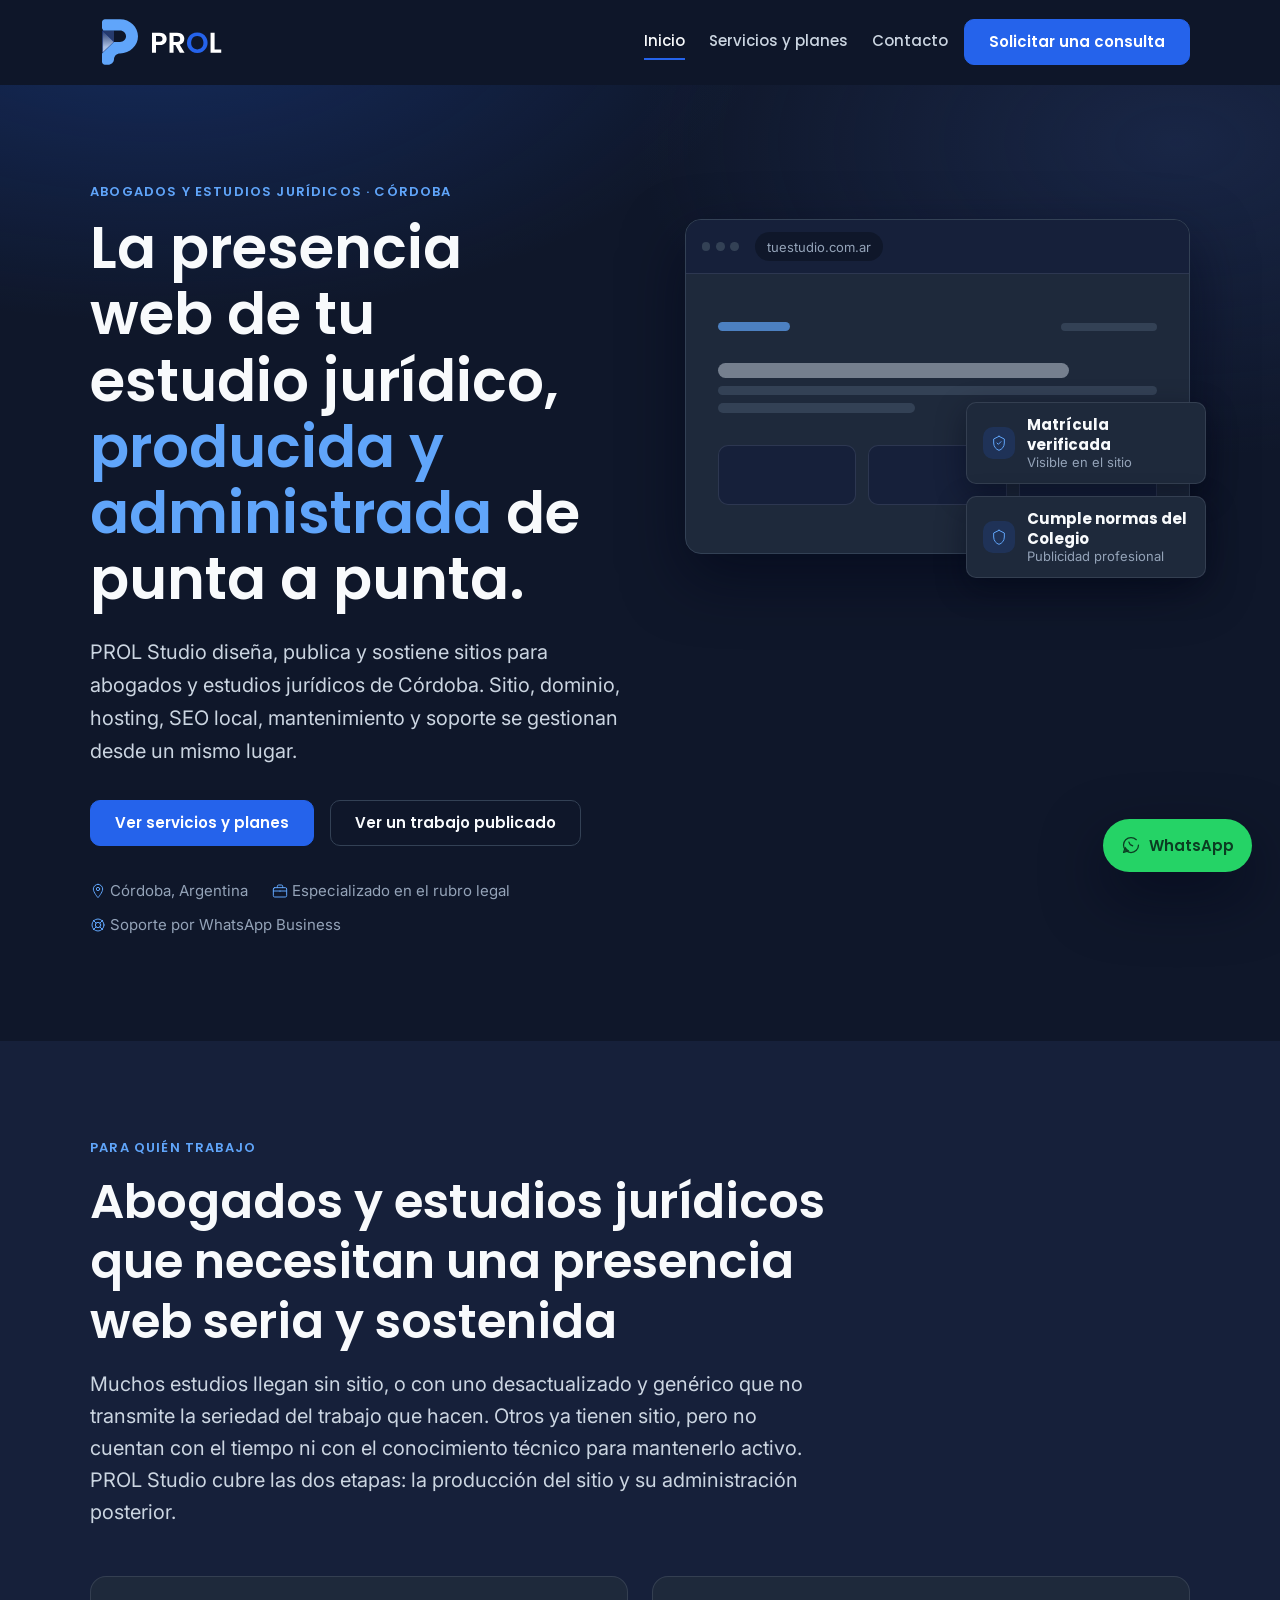
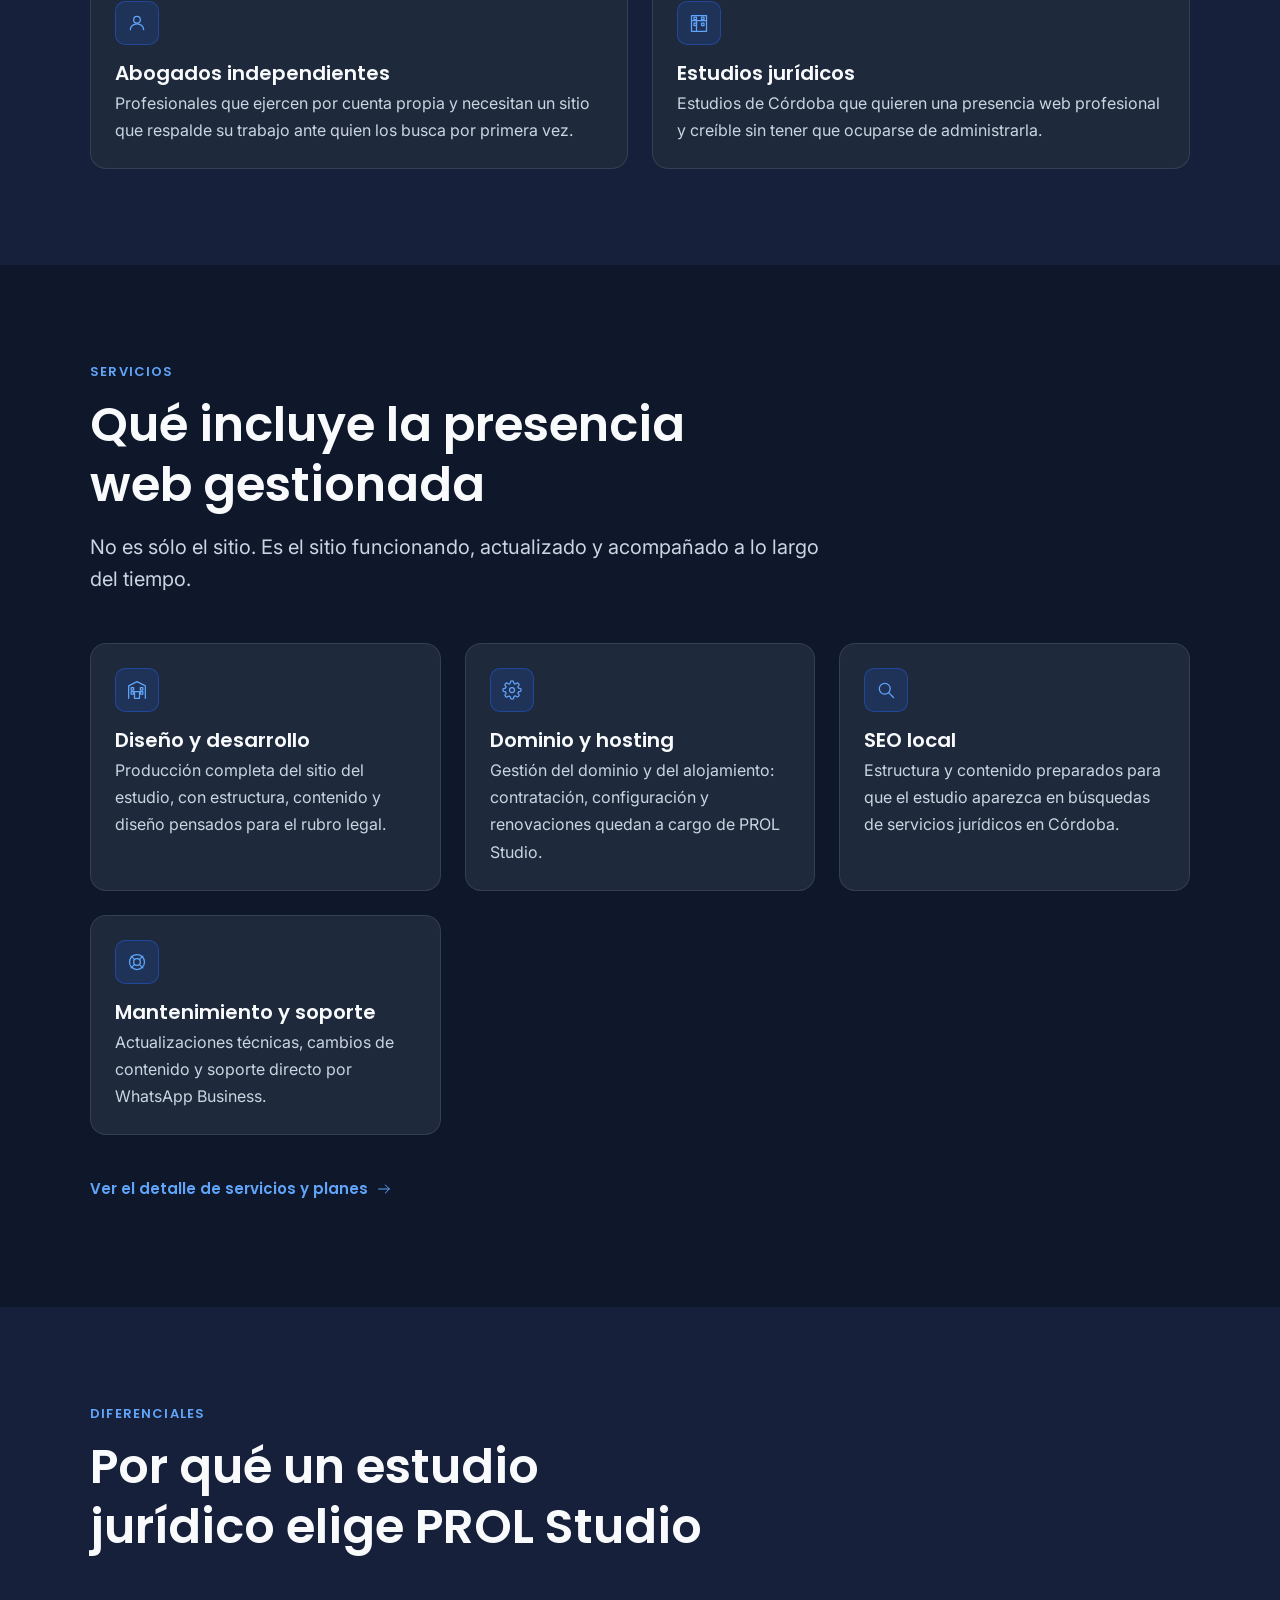
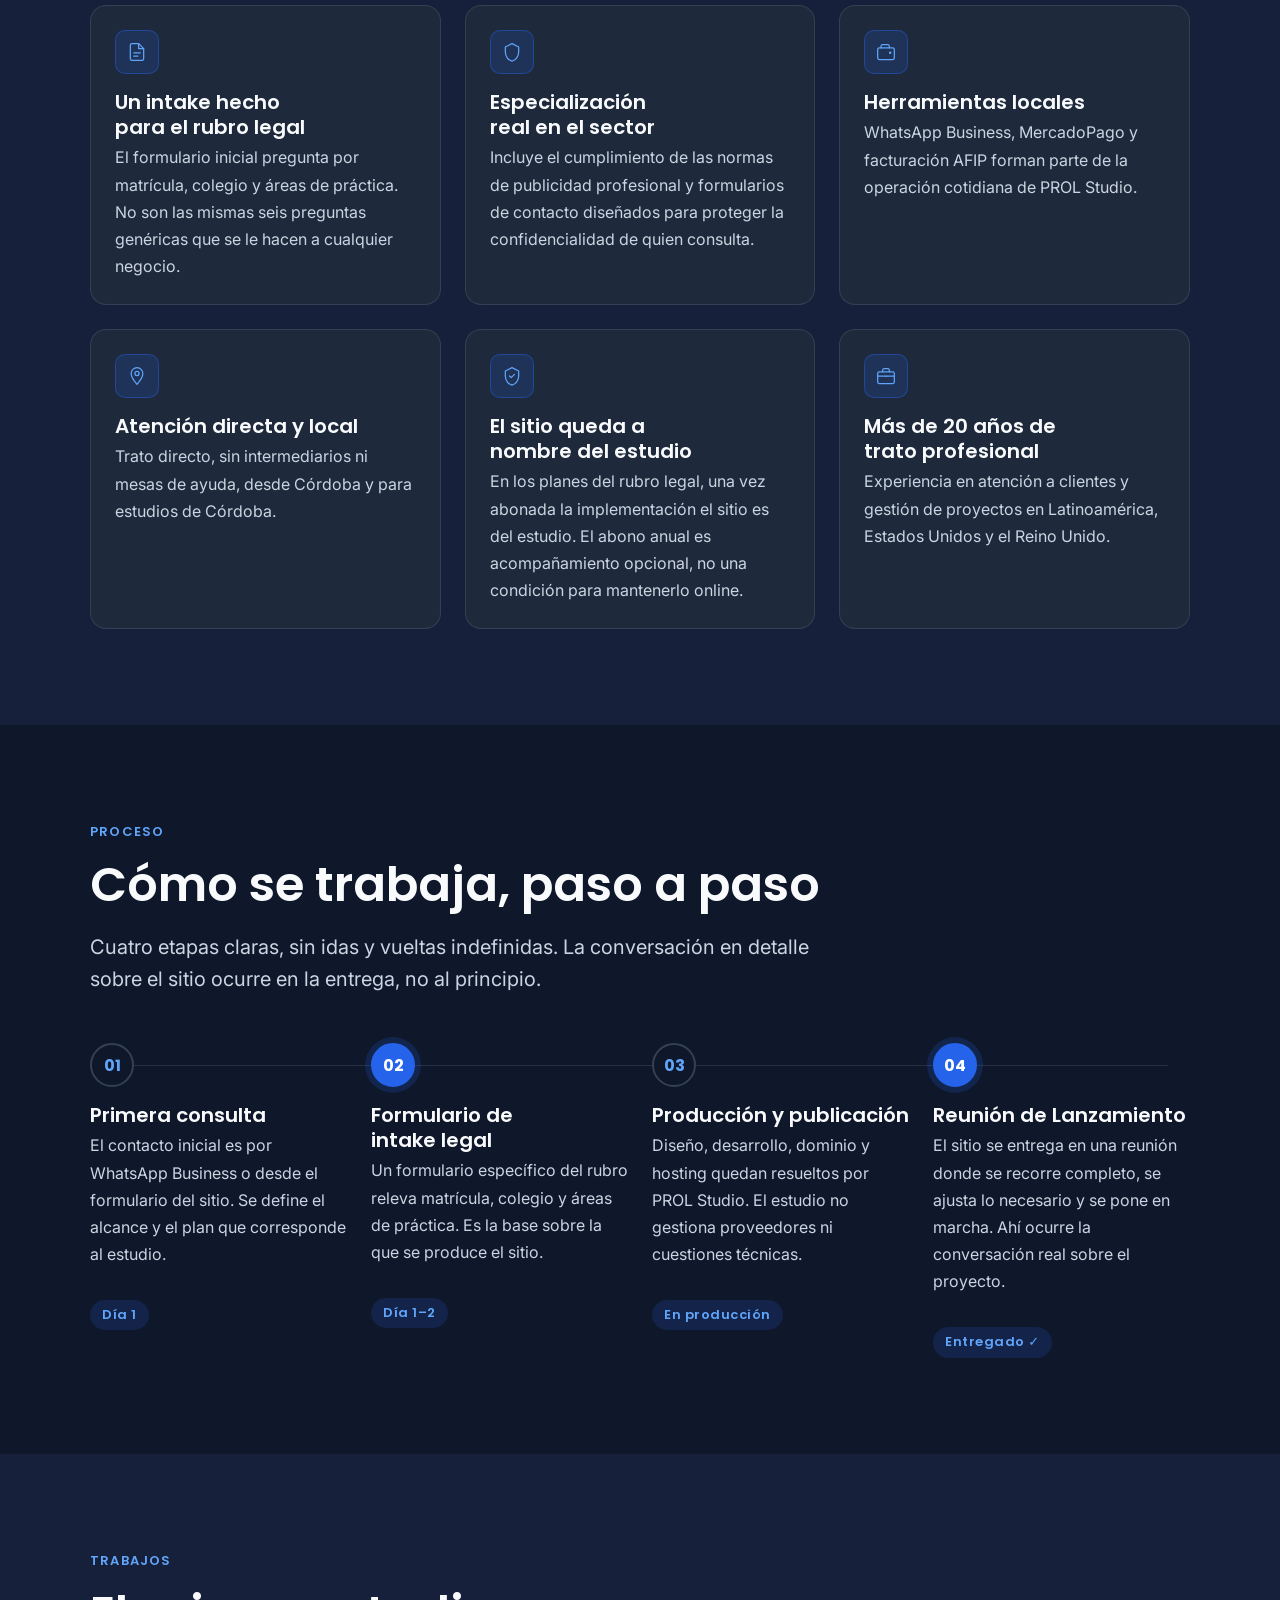
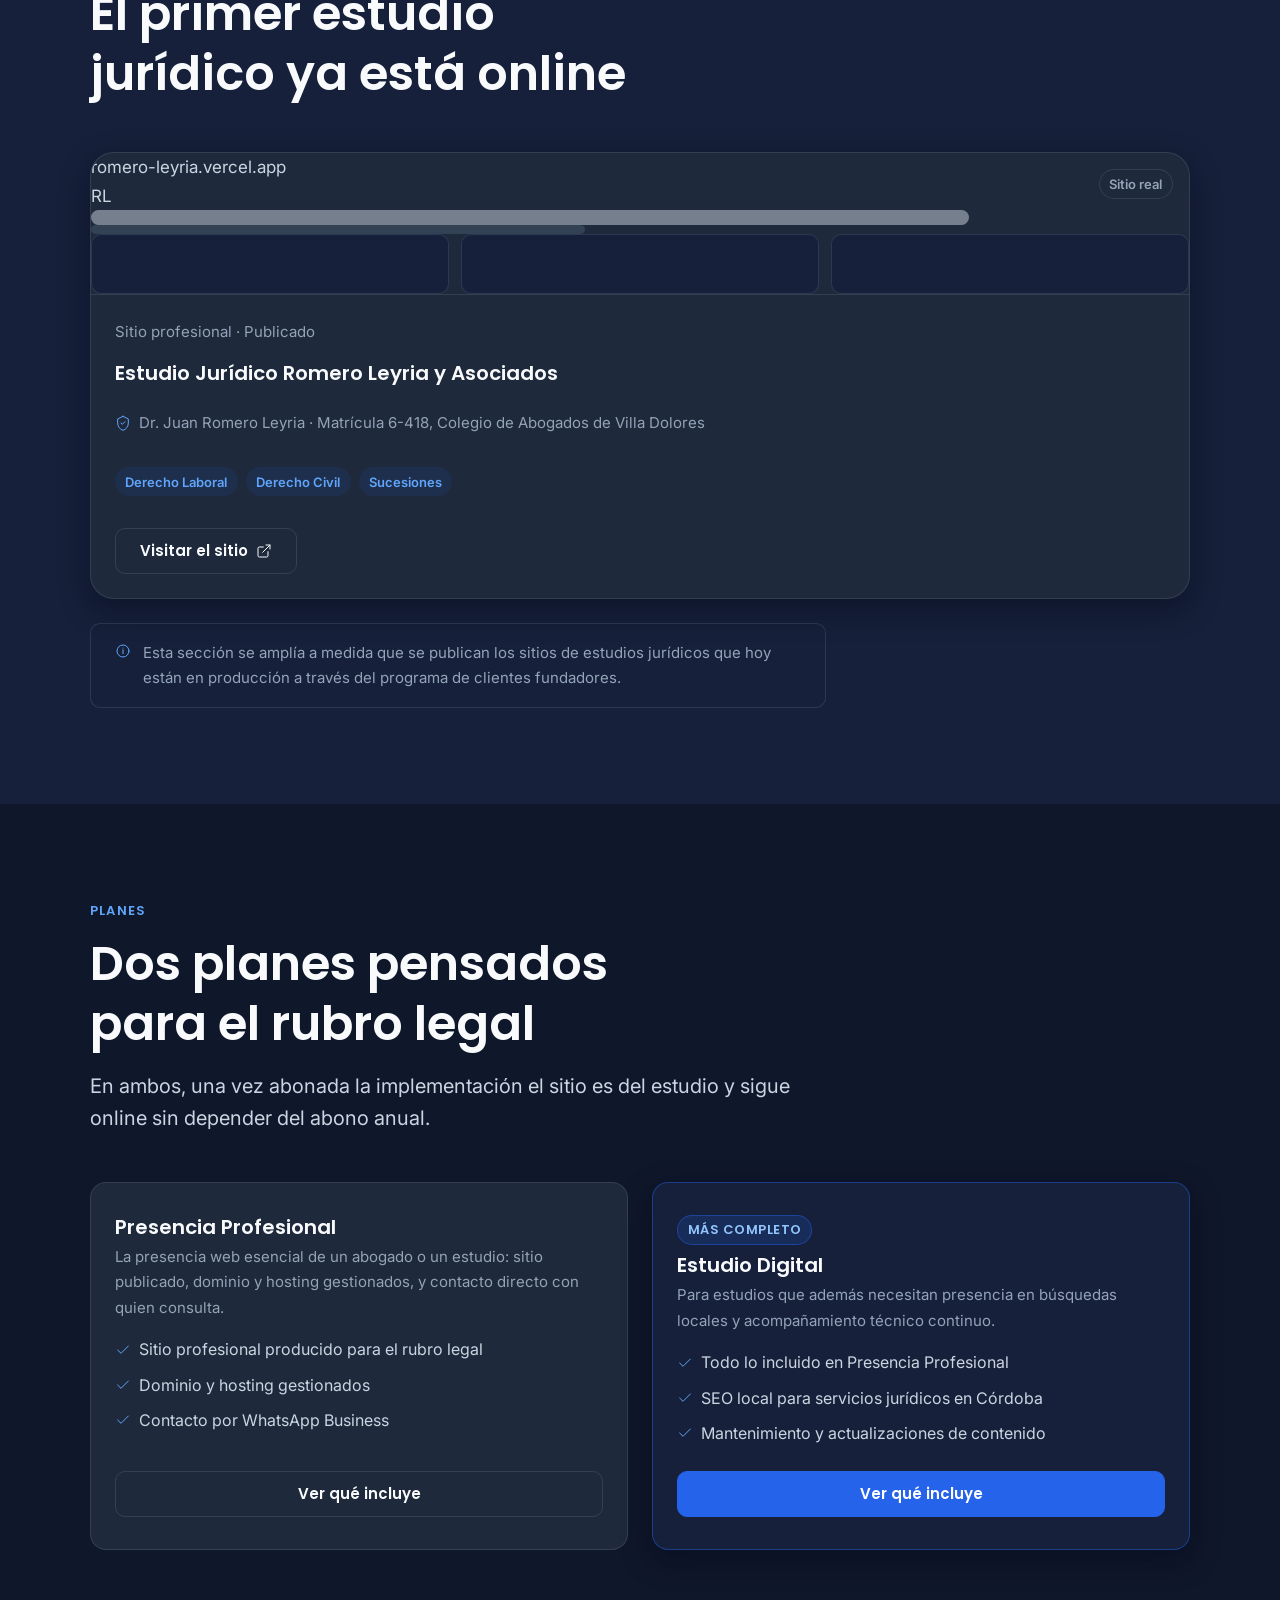
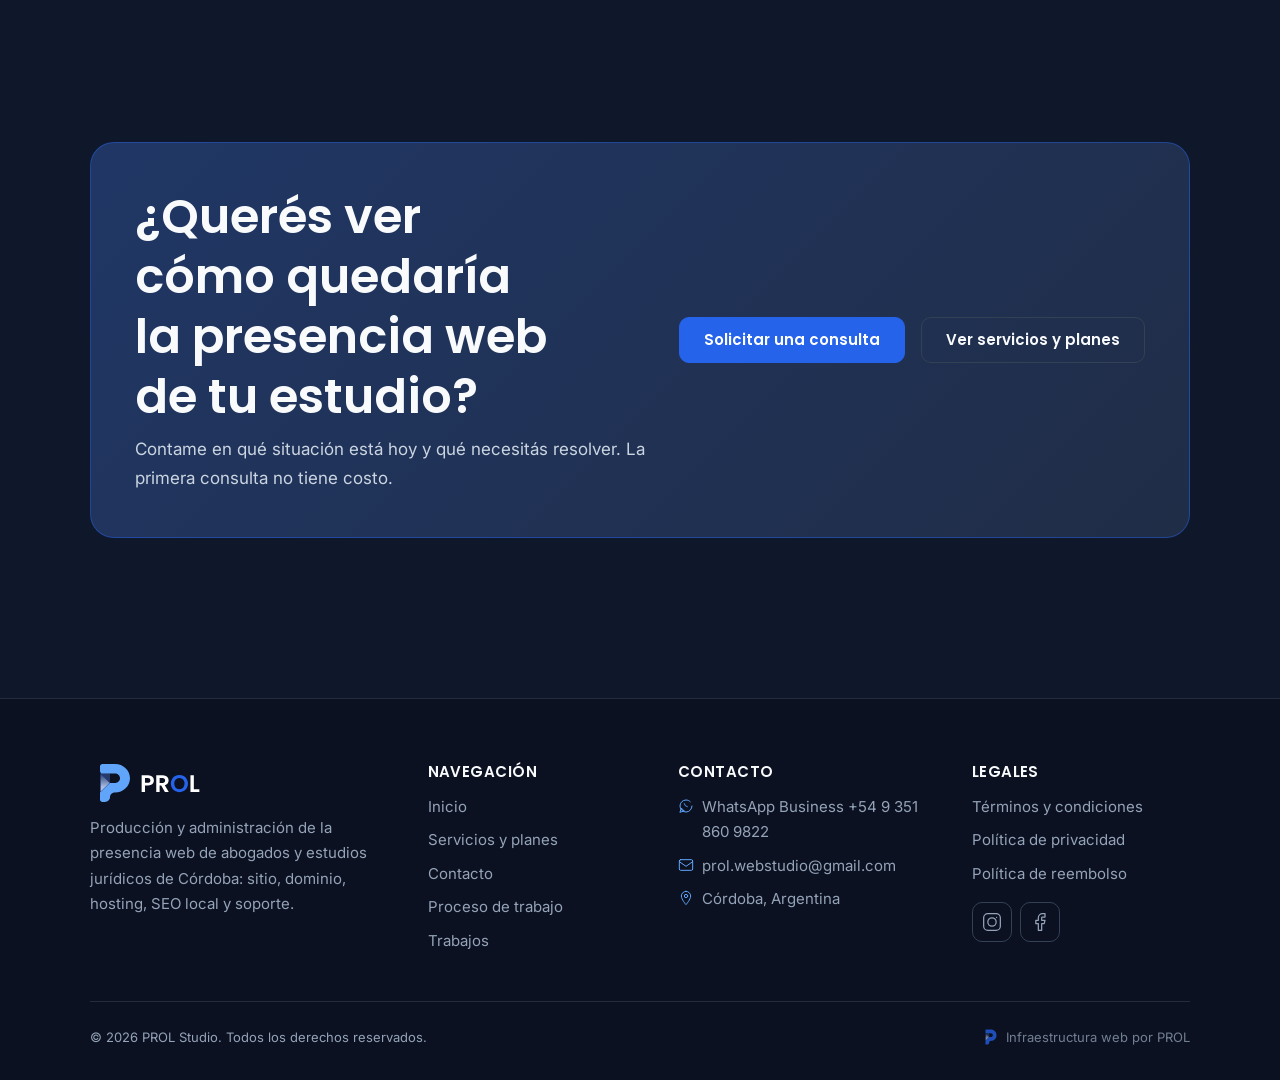
<file: index_1.html>
<!DOCTYPE html>
<html lang="es-AR">
<head>
  <meta charset="UTF-8">
  <meta name="viewport" content="width=device-width, initial-scale=1">

  <title>PROL Studio | Presencia web para abogados y estudios jurídicos en Córdoba</title>
  <meta name="description" content="PROL Studio produce y administra la presencia web de abogados y estudios jurídicos de Córdoba: sitio, dominio, hosting, SEO local, mantenimiento y soporte por WhatsApp Business.">
  <link rel="canonical" href="https://prolstudio.com/">

  <meta name="theme-color" content="#0F172A">
  <meta name="author" content="PROL Studio">

  <meta property="og:type" content="website">
  <meta property="og:site_name" content="PROL Studio">
  <meta property="og:locale" content="es_AR">
  <meta property="og:url" content="https://prolstudio.com/">
  <meta property="og:title" content="PROL Studio | Presencia web para abogados y estudios jurídicos en Córdoba">
  <meta property="og:description" content="PROL Studio produce y administra la presencia web de abogados y estudios jurídicos de Córdoba: sitio, dominio, hosting, SEO local, mantenimiento y soporte por WhatsApp Business.">
  <meta property="og:image" content="https://prolstudio.com/assets/images/og-image.jpg">
  <meta property="og:image:width" content="1200">
  <meta property="og:image:height" content="630">
  <meta property="og:image:alt" content="PROL Studio — presencia web gestionada para estudios jurídicos">

  <meta name="twitter:card" content="summary_large_image">
  <meta name="twitter:title" content="PROL Studio | Presencia web para abogados y estudios jurídicos en Córdoba">
  <meta name="twitter:description" content="Sitio, dominio, hosting, SEO local y soporte por WhatsApp Business para abogados y estudios jurídicos de Córdoba.">
  <meta name="twitter:image" content="https://prolstudio.com/assets/images/og-image.jpg">

  <link rel="icon" href="assets/images/favicon.ico" sizes="any">
  <link rel="icon" href="assets/images/favicon.svg" type="image/svg+xml">
  <link rel="apple-touch-icon" href="assets/images/apple-touch-icon.png">
  <link rel="manifest" href="site.webmanifest">

  <link rel="preconnect" href="https://fonts.googleapis.com">
  <link rel="preconnect" href="https://fonts.gstatic.com" crossorigin>
  <link rel="stylesheet" href="https://fonts.googleapis.com/css2?family=Inter:wght@400;500;600&family=Poppins:wght@500;600;700&display=swap">
  <link rel="stylesheet" href="assets/css/styles.css">

  <script type="application/ld+json">
  {
    "@context": "https://schema.org",
    "@type": "ProfessionalService",
    "name": "PROL Studio",
    "url": "https://prolstudio.com/",
    "logo": "https://prolstudio.com/assets/images/logo.svg",
    "image": "https://prolstudio.com/assets/images/og-image.jpg",
    "description": "PROL Studio produce y administra la presencia web de abogados y estudios jurídicos de Córdoba: sitio, dominio, hosting, SEO local, mantenimiento y soporte por WhatsApp Business.",
    "email": "prol.webstudio@gmail.com",
    "founder": { "@type": "Person", "name": "Franco Molina" },
    "areaServed": { "@type": "City", "name": "Córdoba", "addressCountry": "AR" },
    "address": {
      "@type": "PostalAddress",
      "addressLocality": "Córdoba",
      "addressCountry": "AR"
    },
    "sameAs": [
      "https://www.instagram.com/prol.studio",
      "https://www.facebook.com/profile.php?id=61592929361941"
    ]
  }
  </script>
</head>

<body>
  <a class="skip-link" href="#contenido-principal">Ir al contenido principal</a>

  <header class="site-header" data-site-header>
    <div class="container site-header__inner">
      <a class="site-brand" href="index.html" aria-label="PROL Studio — Inicio">
        <img class="site-brand__logo" src="assets/images/logo.svg" alt="PROL Studio" width="480" height="160">
      </a>

      <button class="nav-toggle" type="button" data-nav-toggle aria-expanded="false" aria-controls="navegacion-principal" hidden>
        <span class="icon icon-menu nav-toggle__icon-open" aria-hidden="true"></span>
        <span class="icon icon-close nav-toggle__icon-close" aria-hidden="true"></span>
        <span class="visually-hidden">Abrir o cerrar el menú de navegación</span>
      </button>

      <div class="header-actions" id="navegacion-principal" data-nav-panel>
        <nav class="site-nav" aria-label="Navegación principal">
          <ul class="site-nav__list">
            <li><a class="site-nav__link" href="index.html" aria-current="page">Inicio</a></li>
            <li><a class="site-nav__link" href="servicios.html">Servicios y planes</a></li>
            <li><a class="site-nav__link" href="contacto.html">Contacto</a></li>
          </ul>
        </nav>
        <a class="button button--primary" href="contacto.html">Solicitar una consulta</a>
      </div>
    </div>
  </header>

  <main id="contenido-principal">

    <!-- Hero -->
    <section class="hero" aria-labelledby="titulo-hero">
      <div class="container hero__inner">
        <div class="hero__content">
          <span class="eyebrow">Abogados y estudios jurídicos · Córdoba</span>
          <h1 class="hero__title" id="titulo-hero">
            La presencia web de tu estudio jurídico, <span class="hero__title-accent">producida y administrada</span> de punta a punta.
          </h1>
          <p class="hero__description">
            PROL Studio diseña, publica y sostiene sitios para abogados y estudios jurídicos de Córdoba.
            Sitio, dominio, hosting, SEO local, mantenimiento y soporte se gestionan desde un mismo lugar.
          </p>

          <div class="hero__actions">
            <a class="button button--primary" href="servicios.html">Ver servicios y planes</a>
            <a class="button button--secondary" href="#trabajos">Ver un trabajo publicado</a>
          </div>

          <ul class="hero__highlights">
            <li class="hero__highlight">
              <span class="icon icon--sm icon-location" aria-hidden="true"></span>
              Córdoba, Argentina
            </li>
            <li class="hero__highlight">
              <span class="icon icon--sm icon-briefcase" aria-hidden="true"></span>
              Especializado en el rubro legal
            </li>
            <li class="hero__highlight">
              <span class="icon icon--sm icon-support" aria-hidden="true"></span>
              Soporte por WhatsApp Business
            </li>
          </ul>
        </div>

        <figure class="hero__figure" aria-hidden="true">
          <div class="hero__browser">
            <div class="hero__browser-bar">
              <span class="hero__browser-dots"><span></span><span></span><span></span></span>
              <span class="hero__browser-url">tuestudio.com.ar</span>
            </div>
            <div class="hero__browser-content">
              <div class="hero__mock-header">
                <span class="hero__mock-logo"></span>
                <span class="hero__mock-nav"></span>
              </div>
              <div class="hero__mock-hero">
                <span class="hero__mock-line hero__mock-line--title"></span>
                <span class="hero__mock-line"></span>
                <span class="hero__mock-line hero__mock-line--short"></span>
              </div>
              <div class="hero__mock-cards">
                <span class="hero__mock-card"></span>
                <span class="hero__mock-card"></span>
                <span class="hero__mock-card"></span>
              </div>
            </div>
          </div>

          <div class="hero__floating-cards">
            <div class="hero__floating-card">
              <span class="hero__floating-card-icon"><span class="icon icon--sm icon-verified" aria-hidden="true"></span></span>
              <div class="hero__floating-card-text">
                <strong>Matrícula verificada</strong>
                <span>Visible en el sitio</span>
              </div>
            </div>
            <div class="hero__floating-card">
              <span class="hero__floating-card-icon"><span class="icon icon--sm icon-shield" aria-hidden="true"></span></span>
              <div class="hero__floating-card-text">
                <strong>Cumple normas del Colegio</strong>
                <span>Publicidad profesional</span>
              </div>
            </div>
          </div>
        </figure>
      </div>
    </section>

    <!-- Punto de partida -->
    <section class="section section--raised" aria-labelledby="titulo-contexto">
      <div class="container">
        <div class="section-header">
          <span class="eyebrow">Para quién trabajo</span>
          <h2 id="titulo-contexto">Abogados y estudios jurídicos que necesitan una presencia web seria y sostenida</h2>
          <p class="lead">
            Muchos estudios llegan sin sitio, o con uno desactualizado y genérico que no transmite la seriedad del
            trabajo que hacen. Otros ya tienen sitio, pero no cuentan con el tiempo ni con el conocimiento técnico
            para mantenerlo activo. PROL Studio cubre las dos etapas: la producción del sitio y su administración posterior.
          </p>
        </div>

        <div class="card-grid card-grid--wide">
          <article class="card">
            <span class="card__icon"><span class="icon icon-user" aria-hidden="true"></span></span>
            <h3 class="card__title">Abogados independientes</h3>
            <p class="card__text">
              Profesionales que ejercen por cuenta propia y necesitan un sitio que respalde su trabajo ante
              quien los busca por primera vez.
            </p>
          </article>

          <article class="card">
            <span class="card__icon"><span class="icon icon-building" aria-hidden="true"></span></span>
            <h3 class="card__title">Estudios jurídicos</h3>
            <p class="card__text">
              Estudios de Córdoba que quieren una presencia web profesional y creíble sin tener que ocuparse
              de administrarla.
            </p>
          </article>
        </div>
      </div>
    </section>

    <!-- Servicios -->
    <section class="section" id="servicios" aria-labelledby="titulo-servicios">
      <div class="container">
        <div class="section-header">
          <span class="eyebrow">Servicios</span>
          <h2 id="titulo-servicios">Qué incluye la presencia web gestionada</h2>
          <p class="lead">
            No es sólo el sitio. Es el sitio funcionando, actualizado y acompañado a lo largo del tiempo.
          </p>
        </div>

        <div class="card-grid">
          <article class="card">
            <span class="card__icon"><span class="icon icon-office" aria-hidden="true"></span></span>
            <h3 class="card__title">Diseño y desarrollo</h3>
            <p class="card__text">
              Producción completa del sitio del estudio, con estructura, contenido y diseño pensados para el rubro legal.
            </p>
          </article>

          <article class="card">
            <span class="card__icon"><span class="icon icon-settings" aria-hidden="true"></span></span>
            <h3 class="card__title">Dominio y hosting</h3>
            <p class="card__text">
              Gestión del dominio y del alojamiento: contratación, configuración y renovaciones quedan a cargo de PROL Studio.
            </p>
          </article>

          <article class="card">
            <span class="card__icon"><span class="icon icon-search" aria-hidden="true"></span></span>
            <h3 class="card__title">SEO local</h3>
            <p class="card__text">
              Estructura y contenido preparados para que el estudio aparezca en búsquedas de servicios jurídicos en Córdoba.
            </p>
          </article>

          <article class="card">
            <span class="card__icon"><span class="icon icon-support" aria-hidden="true"></span></span>
            <h3 class="card__title">Mantenimiento y soporte</h3>
            <p class="card__text">
              Actualizaciones técnicas, cambios de contenido y soporte directo por WhatsApp Business.
            </p>
          </article>
        </div>

        <p class="section-action">
          <a class="button button--tertiary" href="servicios.html">
            Ver el detalle de servicios y planes
            <span class="icon icon--sm icon-arrow-right" aria-hidden="true"></span>
          </a>
        </p>
      </div>
    </section>

    <!-- Diferenciales -->
    <section class="section section--raised" id="diferenciales" aria-labelledby="titulo-diferenciales">
      <div class="container">
        <div class="section-header">
          <span class="eyebrow">Diferenciales</span>
          <h2 id="titulo-diferenciales">Por qué un estudio jurídico elige PROL Studio</h2>
        </div>

        <div class="card-grid">
          <article class="card">
            <span class="card__icon"><span class="icon icon-document" aria-hidden="true"></span></span>
            <h3 class="card__title">Un intake hecho para el rubro legal</h3>
            <p class="card__text">
              El formulario inicial pregunta por matrícula, colegio y áreas de práctica. No son las mismas seis
              preguntas genéricas que se le hacen a cualquier negocio.
            </p>
          </article>

          <article class="card">
            <span class="card__icon"><span class="icon icon-shield" aria-hidden="true"></span></span>
            <h3 class="card__title">Especialización real en el sector</h3>
            <p class="card__text">
              Incluye el cumplimiento de las normas de publicidad profesional y formularios de contacto diseñados
              para proteger la confidencialidad de quien consulta.
            </p>
          </article>

          <article class="card">
            <span class="card__icon"><span class="icon icon-wallet" aria-hidden="true"></span></span>
            <h3 class="card__title">Herramientas locales</h3>
            <p class="card__text">
              WhatsApp Business, MercadoPago y facturación AFIP forman parte de la operación cotidiana de PROL Studio.
            </p>
          </article>

          <article class="card">
            <span class="card__icon"><span class="icon icon-location" aria-hidden="true"></span></span>
            <h3 class="card__title">Atención directa y local</h3>
            <p class="card__text">
              Trato directo, sin intermediarios ni mesas de ayuda, desde Córdoba y para estudios de Córdoba.
            </p>
          </article>

          <article class="card">
            <span class="card__icon"><span class="icon icon-verified" aria-hidden="true"></span></span>
            <h3 class="card__title">El sitio queda a nombre del estudio</h3>
            <p class="card__text">
              En los planes del rubro legal, una vez abonada la implementación el sitio es del estudio. El abono
              anual es acompañamiento opcional, no una condición para mantenerlo online.
            </p>
          </article>

          <article class="card">
            <span class="card__icon"><span class="icon icon-briefcase" aria-hidden="true"></span></span>
            <h3 class="card__title">Más de 20 años de trato profesional</h3>
            <p class="card__text">
              Experiencia en atención a clientes y gestión de proyectos en Latinoamérica, Estados Unidos y el Reino Unido.
            </p>
          </article>
        </div>
      </div>
    </section>

    <!-- Proceso -->
    <section class="section" id="proceso" aria-labelledby="titulo-proceso">
      <div class="container">
        <div class="section-header">
          <span class="eyebrow">Proceso</span>
          <h2 id="titulo-proceso">Cómo se trabaja, paso a paso</h2>
          <p class="lead">
            Cuatro etapas claras, sin idas y vueltas indefinidas. La conversación en detalle sobre el sitio ocurre
            en la entrega, no al principio.
          </p>
        </div>

        <ol class="process-list">
          <li class="process-step">
            <span class="process-step__number" aria-hidden="true"></span>
            <h3 class="process-step__title">Primera consulta</h3>
            <p class="process-step__text">
              El contacto inicial es por WhatsApp Business o desde el formulario del sitio. Se define el alcance
              y el plan que corresponde al estudio.
            </p>
            <span class="process-step__tag">Día 1</span>
          </li>

          <li class="process-step process-step--active">
            <span class="process-step__number" aria-hidden="true"></span>
            <h3 class="process-step__title">Formulario de intake legal</h3>
            <p class="process-step__text">
              Un formulario específico del rubro releva matrícula, colegio y áreas de práctica. Es la base sobre
              la que se produce el sitio.
            </p>
            <span class="process-step__tag">Día 1–2</span>
          </li>

          <li class="process-step">
            <span class="process-step__number" aria-hidden="true"></span>
            <h3 class="process-step__title">Producción y publicación</h3>
            <p class="process-step__text">
              Diseño, desarrollo, dominio y hosting quedan resueltos por PROL Studio. El estudio no gestiona
              proveedores ni cuestiones técnicas.
            </p>
            <span class="process-step__tag">En producción</span>
          </li>

          <li class="process-step process-step--active">
            <span class="process-step__number" aria-hidden="true"></span>
            <h3 class="process-step__title">Reunión de Lanzamiento</h3>
            <p class="process-step__text">
              El sitio se entrega en una reunión donde se recorre completo, se ajusta lo necesario y se pone en
              marcha. Ahí ocurre la conversación real sobre el proyecto.
            </p>
            <span class="process-step__tag">Entregado ✓</span>
          </li>
        </ol>
      </div>
    </section>

    <!-- Portfolio -->
    <section class="section section--raised" id="trabajos" aria-labelledby="titulo-trabajos">
      <div class="container">
        <div class="section-header">
          <span class="eyebrow">Trabajos</span>
          <h2 id="titulo-trabajos">El primer estudio jurídico ya está online</h2>
        </div>

        <div class="portfolio-grid">
          <article class="portfolio-card">
            <div class="portfolio-card__thumb" aria-hidden="true">
              <span class="portfolio-card__thumb-badge">Sitio real</span>
              <div class="portfolio-card__browser-bar">
                <span class="portfolio-card__browser-dots"><span></span><span></span><span></span></span>
                <span class="portfolio-card__browser-url">romero-leyria.vercel.app</span>
              </div>
              <div class="portfolio-card__browser-content">
                <span class="portfolio-card__mark">RL</span>
                <span class="hero__mock-line hero__mock-line--title"></span>
                <span class="hero__mock-line hero__mock-line--short"></span>
                <div class="hero__mock-cards">
                  <span class="hero__mock-card"></span>
                  <span class="hero__mock-card"></span>
                  <span class="hero__mock-card"></span>
                </div>
              </div>
            </div>

            <div class="portfolio-card__body">
              <p class="portfolio-item__meta">Sitio profesional · Publicado</p>
              <h3>Estudio Jurídico Romero Leyria y Asociados</h3>
              <p class="portfolio-card__lawyer">
                <span class="icon icon--sm icon-verified" aria-hidden="true"></span>
                Dr. Juan Romero Leyria · Matrícula 6-418, Colegio de Abogados de Villa Dolores
              </p>

              <ul class="portfolio-card__tags">
                <li>Derecho Laboral</li>
                <li>Derecho Civil</li>
                <li>Sucesiones</li>
              </ul>

              <div class="portfolio-item__actions">
                <a class="button button--secondary" href="https://romero-leyria.vercel.app/" target="_blank" rel="noopener noreferrer">
                  Visitar el sitio
                  <span class="icon icon--sm icon-external-link" aria-hidden="true"></span>
                </a>
              </div>
            </div>
          </article>
        </div>

        <p class="info-note">
          <span class="icon icon--sm icon-info" aria-hidden="true"></span>
          <span>
            Esta sección se amplía a medida que se publican los sitios de estudios jurídicos que hoy están en
            producción a través del programa de clientes fundadores.
          </span>
        </p>
      </div>
    </section>

    <!-- Planes (resumen) -->
    <section class="section" id="planes" aria-labelledby="titulo-planes">
      <div class="container">
        <div class="section-header">
          <span class="eyebrow">Planes</span>
          <h2 id="titulo-planes">Dos planes pensados para el rubro legal</h2>
          <p class="lead">
            En ambos, una vez abonada la implementación el sitio es del estudio y sigue online sin depender del
            abono anual.
          </p>
        </div>

        <div class="plan-grid">
          <article class="plan">
            <h3 class="plan__title">Presencia Profesional</h3>
            <p class="plan__summary">
              La presencia web esencial de un abogado o un estudio: sitio publicado, dominio y hosting gestionados,
              y contacto directo con quien consulta.
            </p>
            <ul class="plan__features">
              <li class="plan__feature">
                <span class="icon icon--sm icon-check" aria-hidden="true"></span>
                Sitio profesional producido para el rubro legal
              </li>
              <li class="plan__feature">
                <span class="icon icon--sm icon-check" aria-hidden="true"></span>
                Dominio y hosting gestionados
              </li>
              <li class="plan__feature">
                <span class="icon icon--sm icon-check" aria-hidden="true"></span>
                Contacto por WhatsApp Business
              </li>
            </ul>
            <a class="button button--secondary button--full" href="servicios.html#planes-legales">Ver qué incluye</a>
          </article>

          <article class="plan plan--featured">
            <span class="plan__badge">Más completo</span>
            <h3 class="plan__title">Estudio Digital</h3>
            <p class="plan__summary">
              Para estudios que además necesitan presencia en búsquedas locales y acompañamiento técnico continuo.
            </p>
            <ul class="plan__features">
              <li class="plan__feature">
                <span class="icon icon--sm icon-check" aria-hidden="true"></span>
                Todo lo incluido en Presencia Profesional
              </li>
              <li class="plan__feature">
                <span class="icon icon--sm icon-check" aria-hidden="true"></span>
                SEO local para servicios jurídicos en Córdoba
              </li>
              <li class="plan__feature">
                <span class="icon icon--sm icon-check" aria-hidden="true"></span>
                Mantenimiento y actualizaciones de contenido
              </li>
            </ul>
            <a class="button button--primary button--full" href="servicios.html#planes-legales">Ver qué incluye</a>
          </article>
        </div>
      </div>
    </section>

    <!-- Cierre / conversión -->
    <section class="section" aria-labelledby="titulo-cierre">
      <div class="container">
        <div class="cta-band">
          <div>
            <h2 class="cta-band__title" id="titulo-cierre">¿Querés ver cómo quedaría la presencia web de tu estudio?</h2>
            <p>Contame en qué situación está hoy y qué necesitás resolver. La primera consulta no tiene costo.</p>
          </div>
          <div class="cta-band__actions">
            <a class="button button--primary" href="contacto.html">Solicitar una consulta</a>
            <a class="button button--secondary" href="servicios.html">Ver servicios y planes</a>
          </div>
        </div>
      </div>
    </section>

  </main>

  <a class="floating-contact"
     href="https://wa.me/5493518609822?text=Hola%20PROL%20Studio%2C%20quiero%20consultar%20por%20la%20presencia%20web%20de%20mi%20estudio."
     target="_blank" rel="noopener noreferrer"
     aria-label="Escribir a PROL Studio por WhatsApp">
    <span class="icon icon-whatsapp" aria-hidden="true"></span>
    <span class="floating-contact__label">WhatsApp</span>
  </a>

  <footer class="site-footer">
    <div class="container">
      <div class="site-footer__grid">

        <div class="footer-group footer-brand">
          <a class="site-brand" href="index.html" aria-label="PROL Studio — Inicio">
            <img class="footer-brand__logo" src="assets/images/logo.svg" alt="PROL Studio" width="480" height="160">
          </a>
          <p class="footer-brand__text">
            Producción y administración de la presencia web de abogados y estudios jurídicos de Córdoba:
            sitio, dominio, hosting, SEO local y soporte.
          </p>
        </div>

        <nav class="footer-group" aria-label="Navegación del pie de página">
          <h2 class="footer-group__title">Navegación</h2>
          <ul class="footer-group__list">
            <li><a href="index.html">Inicio</a></li>
            <li><a href="servicios.html">Servicios y planes</a></li>
            <li><a href="contacto.html">Contacto</a></li>
            <li><a href="index.html#proceso">Proceso de trabajo</a></li>
            <li><a href="index.html#trabajos">Trabajos</a></li>
          </ul>
        </nav>

        <div class="footer-group">
          <h2 class="footer-group__title">Contacto</h2>
          <ul class="footer-group__list">
            <li class="footer-contact__item">
              <span class="icon icon--sm icon-whatsapp" aria-hidden="true"></span>
              <a href="https://wa.me/5493518609822" target="_blank" rel="noopener noreferrer">WhatsApp Business +54 9 351 860 9822</a>
            </li>
            <li class="footer-contact__item">
              <span class="icon icon--sm icon-email" aria-hidden="true"></span>
              <a href="mailto:prol.webstudio@gmail.com">prol.webstudio@gmail.com</a>
            </li>
            <li class="footer-contact__item">
              <span class="icon icon--sm icon-location" aria-hidden="true"></span>
              <span>Córdoba, Argentina</span>
            </li>
          </ul>
        </div>

        <div class="footer-group">
          <h2 class="footer-group__title">Legales</h2>
          <ul class="footer-group__list">
            <li><a href="terminos-y-condiciones.html">Términos y condiciones</a></li>
            <li><a href="politica-de-privacidad.html">Política de privacidad</a></li>
            <li><a href="politica-de-reembolso.html">Política de reembolso</a></li>
          </ul>

          <ul class="footer-social">
            <li>
              <a class="footer-social__link" href="https://www.instagram.com/prol.studio" target="_blank" rel="noopener noreferrer" aria-label="PROL Studio en Instagram">
                <span class="icon icon-instagram" aria-hidden="true"></span>
              </a>
            </li>
            <li>
              <a class="footer-social__link" href="https://www.facebook.com/profile.php?id=61592929361941" target="_blank" rel="noopener noreferrer" aria-label="PROL Studio en Facebook">
                <span class="icon icon-facebook" aria-hidden="true"></span>
              </a>
            </li>
          </ul>
        </div>

      </div>

      <div class="site-footer__bottom">
        <p class="site-footer__copyright">
          © <span data-current-year>2026</span> PROL Studio. Todos los derechos reservados.
        </p>

        <a class="prol-signature" href="https://prolstudio.com" target="_blank" rel="noopener noreferrer">
          <img class="prol-signature__isotipo" src="assets/images/isotipo.svg" alt="" width="380" height="480">
          <span>Infraestructura web por PROL</span>
        </a>
      </div>
    </div>
  </footer>

  <script src="assets/js/main.js" defer></script>
</body>
</html>
</file>
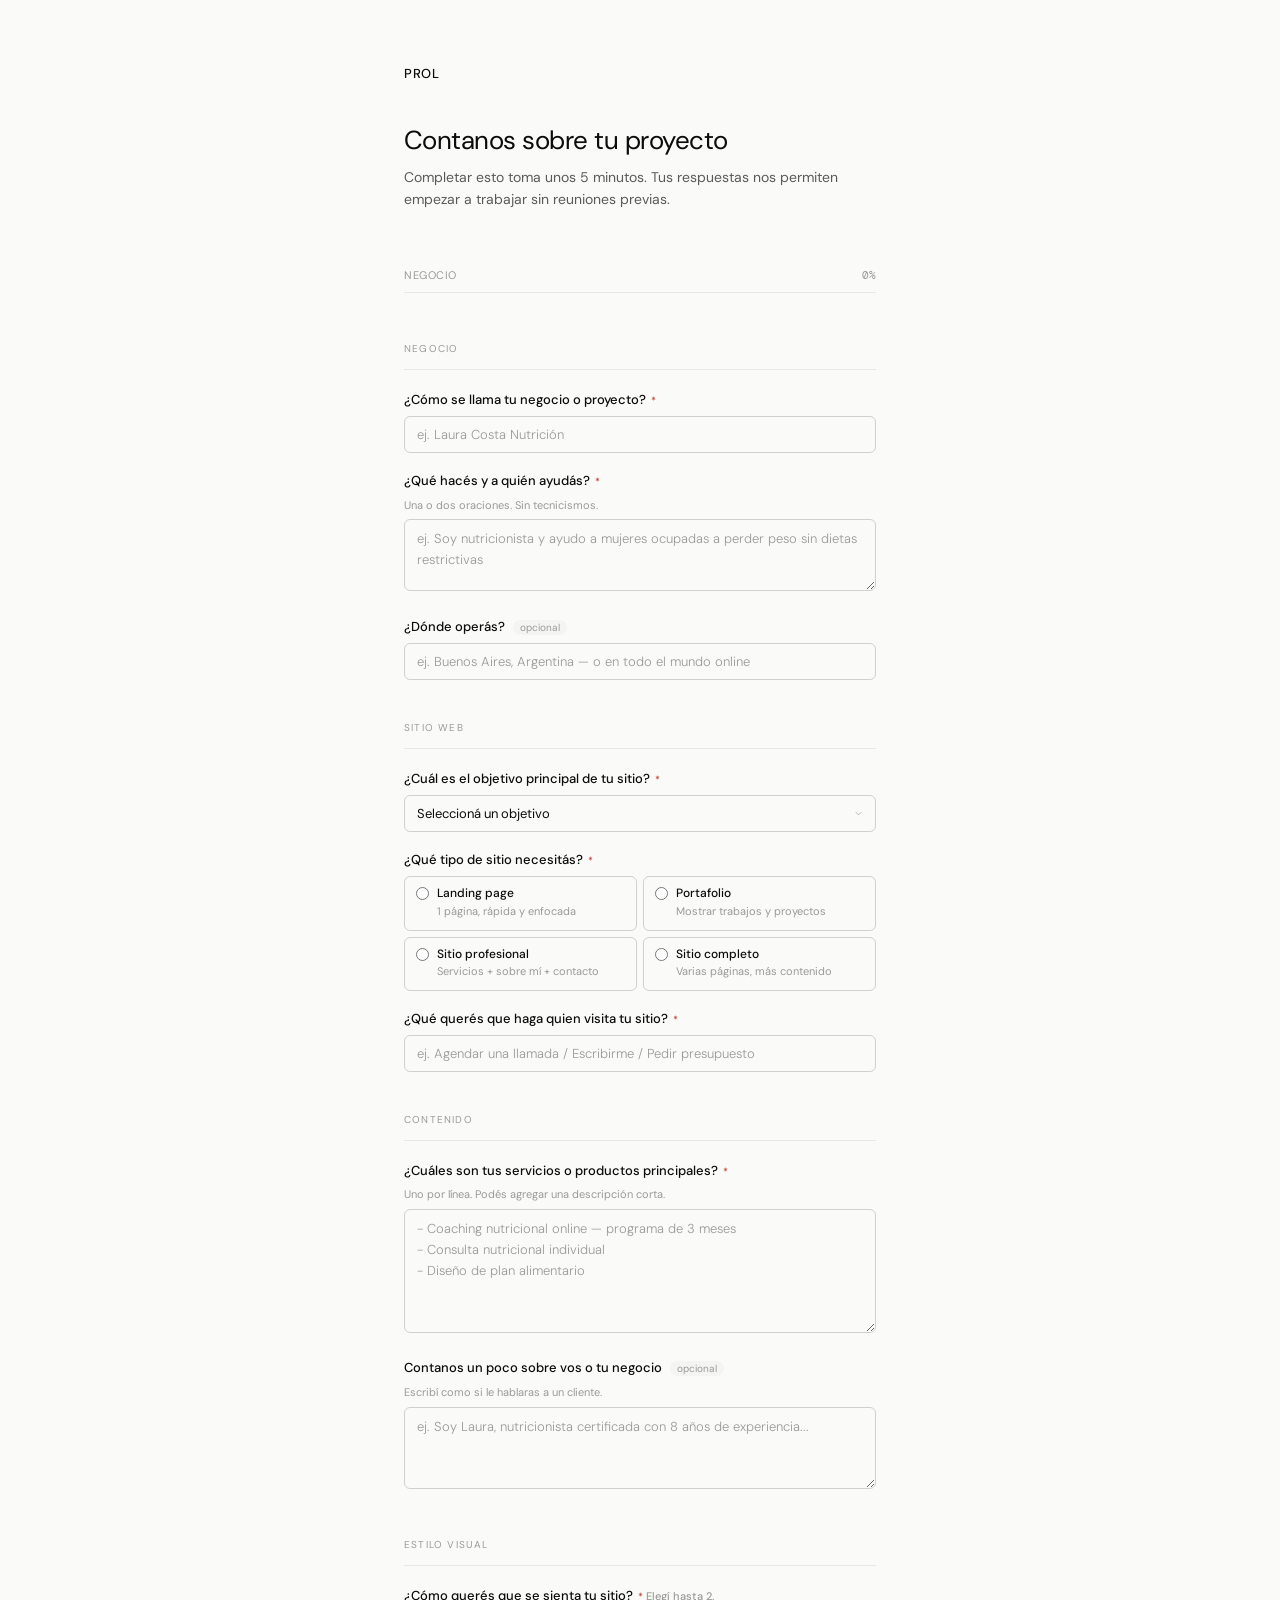
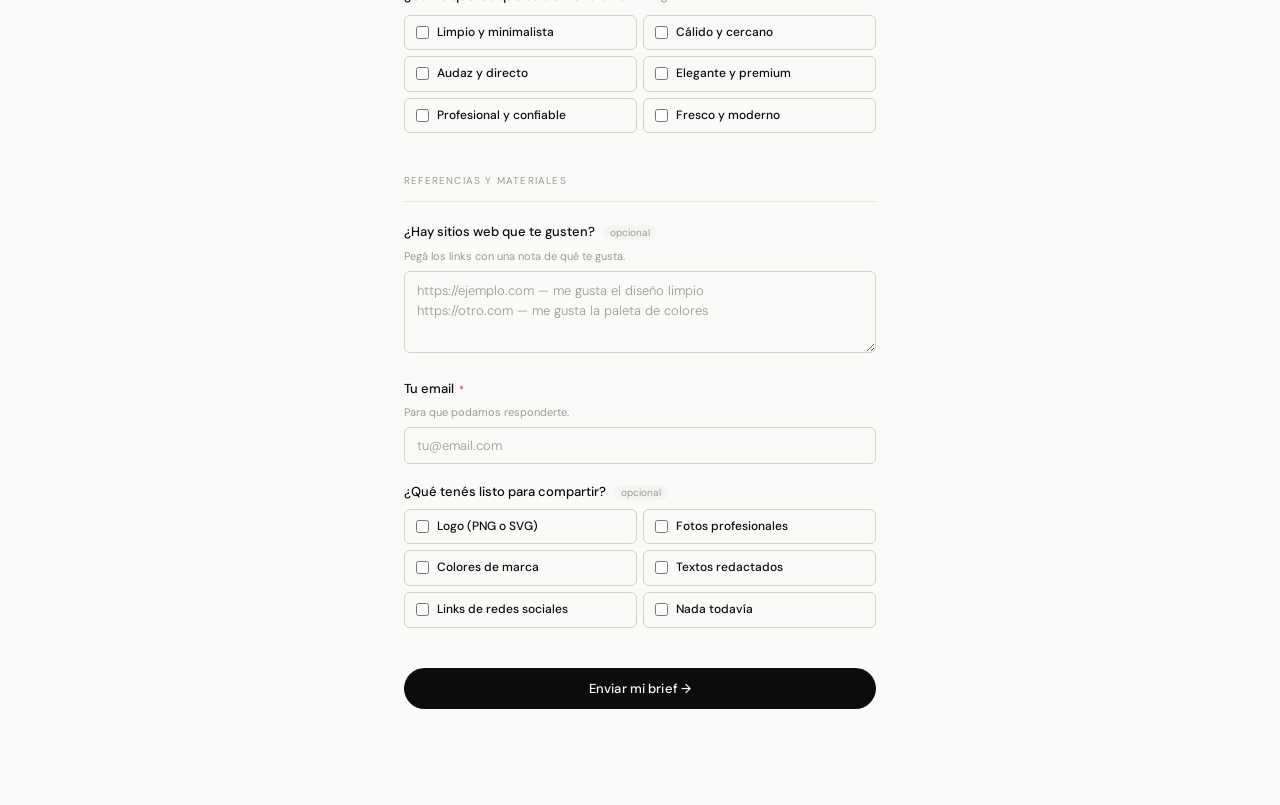
<file: intake-form.html>
<!DOCTYPE html>
<html lang="es">
<head>
<meta charset="UTF-8">
<meta name="viewport" content="width=device-width, initial-scale=1.0">
<title>PROL — Brief de proyecto</title>
<link rel="preconnect" href="https://fonts.googleapis.com">
<link rel="preconnect" href="https://fonts.gstatic.com" crossorigin>
<link href="https://fonts.googleapis.com/css2?family=DM+Sans:ital,opsz,wght@0,9..40,300;0,9..40,400;0,9..40,500;1,9..40,300&family=DM+Mono:wght@300;400&display=swap" rel="stylesheet">
<style>
  *, *::before, *::after { box-sizing: border-box; margin: 0; padding: 0; }

  :root {
    --black:   #0c0c0b;
    --white:   #fafaf8;
    --gray-50: #f4f4f2;
    --gray-100:#e8e8e5;
    --gray-200:#d0d0cc;
    --gray-400:#9a9a96;
    --gray-600:#5a5a57;
    --gray-800:#282826;
    --accent:  #0c0c0b;
    --radius:  6px;
    --radius-lg: 10px;
    --radius-full: 999px;
    --transition: 160ms ease;
  }

  html { font-size: 16px; }

  body {
    font-family: 'DM Sans', sans-serif;
    background: var(--white);
    color: var(--black);
    min-height: 100vh;
    line-height: 1.6;
    -webkit-font-smoothing: antialiased;
  }

  /* Layout */
  .page {
    max-width: 520px;
    margin: 0 auto;
    padding: 4rem 1.5rem 6rem;
  }

  /* Header */
  .header {
    margin-bottom: 3.5rem;
  }
  .logo {
    font-size: 13px;
    font-weight: 500;
    letter-spacing: 0.04em;
    color: var(--black);
    margin-bottom: 2.5rem;
    display: block;
  }
  .header h1 {
    font-size: 26px;
    font-weight: 400;
    letter-spacing: -0.02em;
    line-height: 1.2;
    margin-bottom: 10px;
    color: var(--black);
  }
  .header p {
    font-size: 14px;
    color: var(--gray-600);
    line-height: 1.6;
  }

  /* Progress */
  .progress {
    display: flex;
    justify-content: space-between;
    align-items: center;
    margin-bottom: 8px;
  }
  .progress-label {
    font-size: 11px;
    color: var(--gray-400);
    letter-spacing: 0.05em;
    text-transform: uppercase;
  }
  .progress-pct {
    font-family: 'DM Mono', monospace;
    font-size: 11px;
    color: var(--gray-400);
  }
  .progress-track {
    height: 1px;
    background: var(--gray-100);
    border-radius: 1px;
    margin-bottom: 3rem;
    overflow: hidden;
  }
  .progress-fill {
    height: 100%;
    background: var(--black);
    border-radius: 1px;
    width: 0%;
    transition: width 400ms ease;
  }

  /* Block */
  .block {
    margin-bottom: 2.5rem;
  }
  .block-label {
    font-size: 10px;
    letter-spacing: 0.12em;
    text-transform: uppercase;
    color: var(--gray-400);
    margin-bottom: 1.25rem;
    padding-bottom: 0.75rem;
    border-bottom: 0.5px solid var(--gray-100);
  }

  /* Fields */
  .field {
    margin-bottom: 1.125rem;
  }
  .field label {
    display: block;
    font-size: 13px;
    font-weight: 500;
    color: var(--black);
    margin-bottom: 5px;
  }
  .hint {
    font-size: 11px;
    color: var(--gray-400);
    margin-bottom: 6px;
    line-height: 1.5;
  }
  .req {
    color: #c0392b;
    font-size: 10px;
    margin-left: 2px;
  }
  .opt {
    font-size: 10px;
    color: var(--gray-400);
    background: var(--gray-50);
    border-radius: var(--radius-full);
    padding: 1px 7px;
    margin-left: 5px;
    font-weight: 400;
    vertical-align: middle;
  }

  /* Inputs */
  input[type="text"],
  input[type="email"],
  textarea,
  select {
    width: 100%;
    padding: 9px 12px;
    border: 0.5px solid var(--gray-200);
    border-radius: var(--radius);
    font-size: 13px;
    font-family: 'DM Sans', sans-serif;
    color: var(--black);
    background: var(--white);
    outline: none;
    transition: border-color var(--transition);
    appearance: none;
  }
  input[type="text"]:focus,
  input[type="email"]:focus,
  textarea:focus,
  select:focus {
    border-color: var(--black);
  }
  input::placeholder,
  textarea::placeholder {
    color: var(--gray-400);
    font-weight: 300;
  }
  textarea {
    resize: vertical;
    line-height: 1.6;
    min-height: 72px;
  }
  select {
    background-image: url("data:image/svg+xml,%3Csvg xmlns='http://www.w3.org/2000/svg' width='11' height='11' viewBox='0 0 24 24' fill='none' stroke='%239a9a96' stroke-width='1.5'%3E%3Cpath d='M6 9l6 6 6-6'/%3E%3C/svg%3E");
    background-repeat: no-repeat;
    background-position: right 11px center;
    cursor: pointer;
  }
  select option[value=""] { color: var(--gray-400); }

  /* Cards grid */
  .cards {
    display: grid;
    grid-template-columns: 1fr 1fr;
    gap: 6px;
    margin-top: 6px;
  }
  .card {
    padding: 9px 11px;
    border: 0.5px solid var(--gray-200);
    border-radius: var(--radius);
    cursor: pointer;
    transition: all var(--transition);
    background: var(--white);
    display: flex;
    align-items: flex-start;
    gap: 8px;
    user-select: none;
  }
  .card:hover {
    border-color: var(--gray-600);
    background: var(--gray-50);
  }
  .card.on {
    border-color: var(--black);
    background: var(--gray-50);
  }
  .card input[type="radio"],
  .card input[type="checkbox"] {
    width: 13px;
    height: 13px;
    margin-top: 1px;
    flex-shrink: 0;
    accent-color: var(--black);
    cursor: pointer;
  }
  .card-text {
    font-size: 12px;
    color: var(--black);
    line-height: 1.3;
    font-weight: 500;
  }
  .card-sub {
    font-size: 11px;
    color: var(--gray-400);
    margin-top: 1px;
    font-weight: 400;
  }

  /* Hidden field (Formspree needs name attrs) */
  .hidden-field {
    display: none;
  }

  /* Submit */
  .submit-wrap {
    margin-top: 2rem;
  }
  .validation-msg {
    font-size: 12px;
    color: #c0392b;
    background: #fdf2f1;
    border: 0.5px solid #f5c6c3;
    padding: 8px 12px;
    border-radius: var(--radius);
    margin-bottom: 12px;
    display: none;
    line-height: 1.5;
  }
  .submit-btn {
    width: 100%;
    padding: 12px;
    border-radius: var(--radius-full);
    background: var(--black);
    color: var(--white);
    font-size: 13px;
    font-weight: 500;
    font-family: 'DM Sans', sans-serif;
    border: none;
    cursor: pointer;
    transition: opacity var(--transition);
    letter-spacing: 0.01em;
  }
  .submit-btn:hover { opacity: 0.82; }
  .submit-btn:active { opacity: 0.7; }
  .submit-btn:disabled { opacity: 0.4; cursor: not-allowed; }

  /* Success state */
  .success {
    display: none;
    text-align: center;
    padding: 4rem 1rem;
  }
  .success-icon {
    width: 40px;
    height: 40px;
    border-radius: 50%;
    border: 0.5px solid var(--gray-200);
    display: flex;
    align-items: center;
    justify-content: center;
    margin: 0 auto 1.25rem;
    font-size: 16px;
    color: var(--gray-600);
  }
  .success h2 {
    font-size: 18px;
    font-weight: 400;
    letter-spacing: -0.01em;
    margin-bottom: 8px;
  }
  .success p {
    font-size: 13px;
    color: var(--gray-600);
    line-height: 1.7;
  }

  /* Mobile */
  @media (max-width: 480px) {
    .page { padding: 2.5rem 1.25rem 5rem; }
    .cards { grid-template-columns: 1fr; }
    .header h1 { font-size: 22px; }
  }
</style>
</head>
<body>

<div class="page">

  <div id="form-section">
    <!-- Header -->
    <div class="header">
      <span class="logo">PROL</span>
      <h1>Contanos sobre tu proyecto</h1>
      <p>Completar esto toma unos 5 minutos. Tus respuestas nos permiten empezar a trabajar sin reuniones previas.</p>
    </div>

    <!-- Progress -->
    <div class="progress">
      <span class="progress-label" id="blk-name">Negocio</span>
      <span class="progress-pct" id="pct-out">0%</span>
    </div>
    <div class="progress-track">
      <div class="progress-fill" id="pfill"></div>
    </div>

    <!-- Form -->
    <form
      id="intake-form"
      action="https://formspree.io/f/xlgvoona"
      method="POST"
    >

      <!-- Hidden computed fields -->
      <input type="hidden" name="_subject" value="Nuevo brief — PROL">
      <input type="hidden" name="template_asignado" id="h-template">
      <input type="hidden" name="tono_visual" id="h-tono">
      <input type="hidden" name="materiales_disponibles" id="h-mats">

      <!-- Block 1 — Negocio -->
      <div class="block">
        <div class="block-label">Negocio</div>

        <div class="field">
          <label for="nombre">¿Cómo se llama tu negocio o proyecto? <span class="req">*</span></label>
          <input type="text" id="nombre" name="nombre_negocio" placeholder="ej. Laura Costa Nutrición" autocomplete="organization">
        </div>

        <div class="field">
          <label for="que">¿Qué hacés y a quién ayudás? <span class="req">*</span></label>
          <div class="hint">Una o dos oraciones. Sin tecnicismos.</div>
          <textarea id="que" name="descripcion" rows="2" placeholder="ej. Soy nutricionista y ayudo a mujeres ocupadas a perder peso sin dietas restrictivas"></textarea>
        </div>

        <div class="field">
          <label for="donde">¿Dónde operás? <span class="opt">opcional</span></label>
          <input type="text" id="donde" name="ubicacion" placeholder="ej. Buenos Aires, Argentina — o en todo el mundo online">
        </div>
      </div>

      <!-- Block 2 — Sitio web -->
      <div class="block">
        <div class="block-label">Sitio web</div>

        <div class="field">
          <label for="objetivo">¿Cuál es el objetivo principal de tu sitio? <span class="req">*</span></label>
          <select id="objetivo" name="objetivo_sitio">
            <option value="">Seleccioná un objetivo</option>
            <option>Conseguir más clientes o consultas</option>
            <option>Mostrar mi trabajo o portafolio</option>
            <option>Vender un producto o servicio</option>
            <option>Generar presencia y credibilidad</option>
            <option>Reemplazar mi sitio actual</option>
          </select>
        </div>

        <div class="field">
          <label>¿Qué tipo de sitio necesitás? <span class="req">*</span></label>
          <div class="cards" id="tipo-cards">
            <div class="card" onclick="radioCard(this,'Landing page')">
              <input type="radio" name="tipo_sitio" value="Landing page">
              <div><div class="card-text">Landing page</div><div class="card-sub">1 página, rápida y enfocada</div></div>
            </div>
            <div class="card" onclick="radioCard(this,'Portafolio')">
              <input type="radio" name="tipo_sitio" value="Portafolio">
              <div><div class="card-text">Portafolio</div><div class="card-sub">Mostrar trabajos y proyectos</div></div>
            </div>
            <div class="card" onclick="radioCard(this,'Sitio profesional')">
              <input type="radio" name="tipo_sitio" value="Sitio profesional">
              <div><div class="card-text">Sitio profesional</div><div class="card-sub">Servicios + sobre mí + contacto</div></div>
            </div>
            <div class="card" onclick="radioCard(this,'Sitio completo')">
              <input type="radio" name="tipo_sitio" value="Sitio completo">
              <div><div class="card-text">Sitio completo</div><div class="card-sub">Varias páginas, más contenido</div></div>
            </div>
          </div>
        </div>

        <div class="field">
          <label for="cta">¿Qué querés que haga quien visita tu sitio? <span class="req">*</span></label>
          <input type="text" id="cta" name="cta_principal" placeholder="ej. Agendar una llamada / Escribirme / Pedir presupuesto">
        </div>
      </div>

      <!-- Block 3 — Contenido -->
      <div class="block">
        <div class="block-label">Contenido</div>

        <div class="field">
          <label for="servicios">¿Cuáles son tus servicios o productos principales? <span class="req">*</span></label>
          <div class="hint">Uno por línea. Podés agregar una descripción corta.</div>
          <textarea id="servicios" name="servicios" rows="5" placeholder="- Coaching nutricional online — programa de 3 meses&#10;- Consulta nutricional individual&#10;- Diseño de plan alimentario"></textarea>
        </div>

        <div class="field">
          <label for="about">Contanos un poco sobre vos o tu negocio <span class="opt">opcional</span></label>
          <div class="hint">Escribí como si le hablaras a un cliente.</div>
          <textarea id="about" name="about" rows="3" placeholder="ej. Soy Laura, nutricionista certificada con 8 años de experiencia..."></textarea>
        </div>
      </div>

      <!-- Block 4 — Estilo visual -->
      <div class="block">
        <div class="block-label">Estilo visual</div>

        <div class="field">
          <label>¿Cómo querés que se sienta tu sitio? <span class="req">*</span> <span class="hint" style="display:inline">Elegí hasta 2.</span></label>
          <div class="cards" style="margin-top:8px">
            <div class="card" onclick="multiCard(this,'tono')"><input type="checkbox" class="tono-cb" value="Limpio y minimalista"><div class="card-text">Limpio y minimalista</div></div>
            <div class="card" onclick="multiCard(this,'tono')"><input type="checkbox" class="tono-cb" value="Cálido y cercano"><div class="card-text">Cálido y cercano</div></div>
            <div class="card" onclick="multiCard(this,'tono')"><input type="checkbox" class="tono-cb" value="Audaz y directo"><div class="card-text">Audaz y directo</div></div>
            <div class="card" onclick="multiCard(this,'tono')"><input type="checkbox" class="tono-cb" value="Elegante y premium"><div class="card-text">Elegante y premium</div></div>
            <div class="card" onclick="multiCard(this,'tono')"><input type="checkbox" class="tono-cb" value="Profesional y confiable"><div class="card-text">Profesional y confiable</div></div>
            <div class="card" onclick="multiCard(this,'tono')"><input type="checkbox" class="tono-cb" value="Fresco y moderno"><div class="card-text">Fresco y moderno</div></div>
          </div>
        </div>
      </div>

      <!-- Block 5 — Referencias y materiales -->
      <div class="block">
        <div class="block-label">Referencias y materiales</div>

        <div class="field">
          <label for="refs">¿Hay sitios web que te gusten? <span class="opt">opcional</span></label>
          <div class="hint">Pegá los links con una nota de qué te gusta.</div>
          <textarea id="refs" name="referencias" rows="3" placeholder="https://ejemplo.com — me gusta el diseño limpio&#10;https://otro.com — me gusta la paleta de colores"></textarea>
        </div>

        <div class="field">
          <label for="email-cliente">Tu email <span class="req">*</span></label>
          <div class="hint">Para que podamos responderte.</div>
          <input type="email" id="email-cliente" name="email" placeholder="tu@email.com" autocomplete="email">
        </div>

        <div class="field">
          <label>¿Qué tenés listo para compartir? <span class="opt">opcional</span></label>
          <div class="cards" style="margin-top:6px">
            <div class="card" onclick="multiCard(this,'mat')"><input type="checkbox" class="mat-cb" value="Logo"><div class="card-text">Logo (PNG o SVG)</div></div>
            <div class="card" onclick="multiCard(this,'mat')"><input type="checkbox" class="mat-cb" value="Fotos profesionales"><div class="card-text">Fotos profesionales</div></div>
            <div class="card" onclick="multiCard(this,'mat')"><input type="checkbox" class="mat-cb" value="Colores de marca"><div class="card-text">Colores de marca</div></div>
            <div class="card" onclick="multiCard(this,'mat')"><input type="checkbox" class="mat-cb" value="Textos redactados"><div class="card-text">Textos redactados</div></div>
            <div class="card" onclick="multiCard(this,'mat')"><input type="checkbox" class="mat-cb" value="Links de redes"><div class="card-text">Links de redes sociales</div></div>
            <div class="card" onclick="multiCard(this,'mat')"><input type="checkbox" class="mat-cb" value="Nada todavía"><div class="card-text">Nada todavía</div></div>
          </div>
        </div>
      </div>

      <!-- Submit -->
      <div class="submit-wrap">
        <div class="validation-msg" id="val-msg"></div>
        <button type="submit" class="submit-btn" id="submit-btn">Enviar mi brief →</button>
      </div>

    </form>
  </div>

  <!-- Success -->
  <div class="success" id="success">
    <div class="success-icon">✓</div>
    <h2>Brief recibido.</h2>
    <p>Revisamos tus respuestas y te escribimos<br>en las próximas 24 horas con los próximos pasos.</p>
  </div>

</div>

<script>
var f5val = '';
var tplMap = {
  'Landing page':     'Solo.jsx — T1',
  'Portafolio':       'Portfolio.jsx — T2',
  'Sitio profesional':'Business.jsx — T3',
  'Sitio completo':   'Premium.jsx — T4'
};

function radioCard(el, val) {
  document.querySelectorAll('#tipo-cards .card').forEach(function(c) { c.classList.remove('on'); });
  el.classList.add('on');
  el.querySelector('input').checked = true;
  f5val = val;
  document.getElementById('h-template').value = tplMap[val] || val;
  calc();
}

function multiCard(el, group) {
  var cb = el.querySelector('input[type=checkbox]');
  var all = document.querySelectorAll('.' + group + '-cb');
  var checked = Array.from(all).filter(function(c) { return c.checked; });
  if (!cb.checked && checked.length >= 2) return;
  cb.checked = !cb.checked;
  el.classList.toggle('on', cb.checked);
  syncHidden();
  calc();
}

function syncHidden() {
  var tonos = Array.from(document.querySelectorAll('.tono-cb:checked')).map(function(c) { return c.value; });
  var mats  = Array.from(document.querySelectorAll('.mat-cb:checked')).map(function(c) { return c.value; });
  document.getElementById('h-tono').value = tonos.join(', ');
  document.getElementById('h-mats').value = mats.join(', ') || 'Ninguno';
}

function v(id) { return (document.getElementById(id) || {}).value || ''; }

function calc() {
  syncHidden();
  var tonos = Array.from(document.querySelectorAll('.tono-cb:checked'));
  var filled = [v('nombre'), v('que'), v('objetivo'), f5val, v('cta'), v('servicios'), tonos.length ? '1' : ''].filter(Boolean).length;
  var pct = Math.round((filled / 7) * 100);
  document.getElementById('pfill').style.width = pct + '%';
  document.getElementById('pct-out').textContent = pct + '%';
  var names = ['Negocio', 'Sitio web', 'Contenido', 'Estilo visual', 'Referencias'];
  var idx = filled < 3 ? 0 : filled < 5 ? 1 : filled < 6 ? 2 : filled < 7 ? 3 : 4;
  document.getElementById('blk-name').textContent = names[idx];
}

document.getElementById('intake-form').addEventListener('input', calc);

document.getElementById('intake-form').addEventListener('submit', function(e) {
  e.preventDefault();
  var msg = document.getElementById('val-msg');
  var missing = [];
  if (!v('nombre'))   missing.push('nombre del negocio');
  if (!v('que'))      missing.push('descripción');
  if (!v('objetivo')) missing.push('objetivo del sitio');
  if (!f5val)         missing.push('tipo de sitio');
  if (!v('cta'))      missing.push('CTA principal');
  if (!v('servicios'))missing.push('servicios');
  if (!document.querySelectorAll('.tono-cb:checked').length) missing.push('estilo visual');
  if (!v('email-cliente')) missing.push('tu email');

  if (missing.length) {
    msg.textContent = 'Completá: ' + missing.join(', ') + '.';
    msg.style.display = 'block';
    return;
  }
  msg.style.display = 'none';

  var btn = document.getElementById('submit-btn');
  btn.disabled = true;
  btn.textContent = 'Enviando...';

  var form = document.getElementById('intake-form');
  var data = new FormData(form);

  fetch(form.action, {
    method: 'POST',
    body: data,
    headers: { 'Accept': 'application/json' }
  })
  .then(function(res) {
    if (res.ok) {
      document.getElementById('form-section').style.display = 'none';
      document.getElementById('success').style.display = 'block';
      window.scrollTo({ top: 0, behavior: 'smooth' });
    } else {
      btn.disabled = false;
      btn.textContent = 'Enviar mi brief →';
      msg.textContent = 'Hubo un error al enviar. Intentá de nuevo.';
      msg.style.display = 'block';
    }
  })
  .catch(function() {
    btn.disabled = false;
    btn.textContent = 'Enviar mi brief →';
    msg.textContent = 'Sin conexión. Revisá tu internet e intentá de nuevo.';
    msg.style.display = 'block';
  });
});
</script>

</body>
</html>
</file>
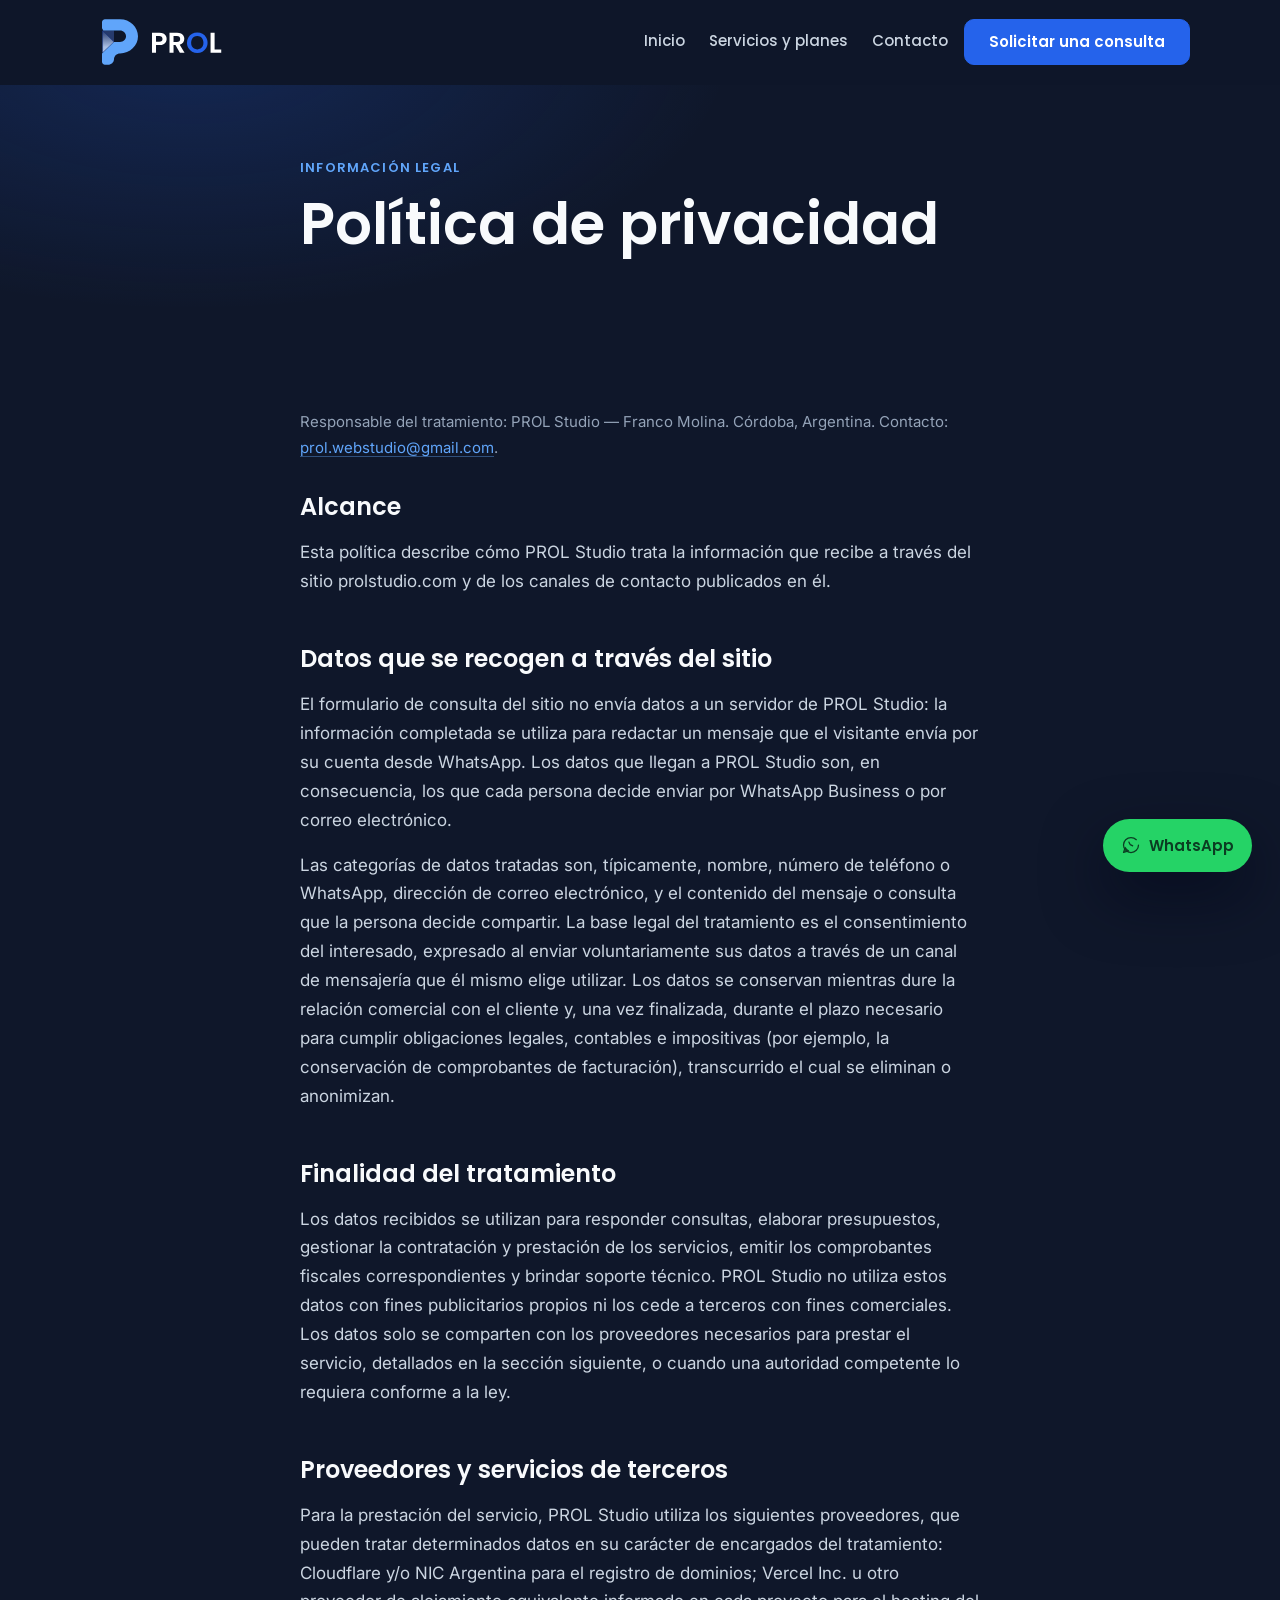
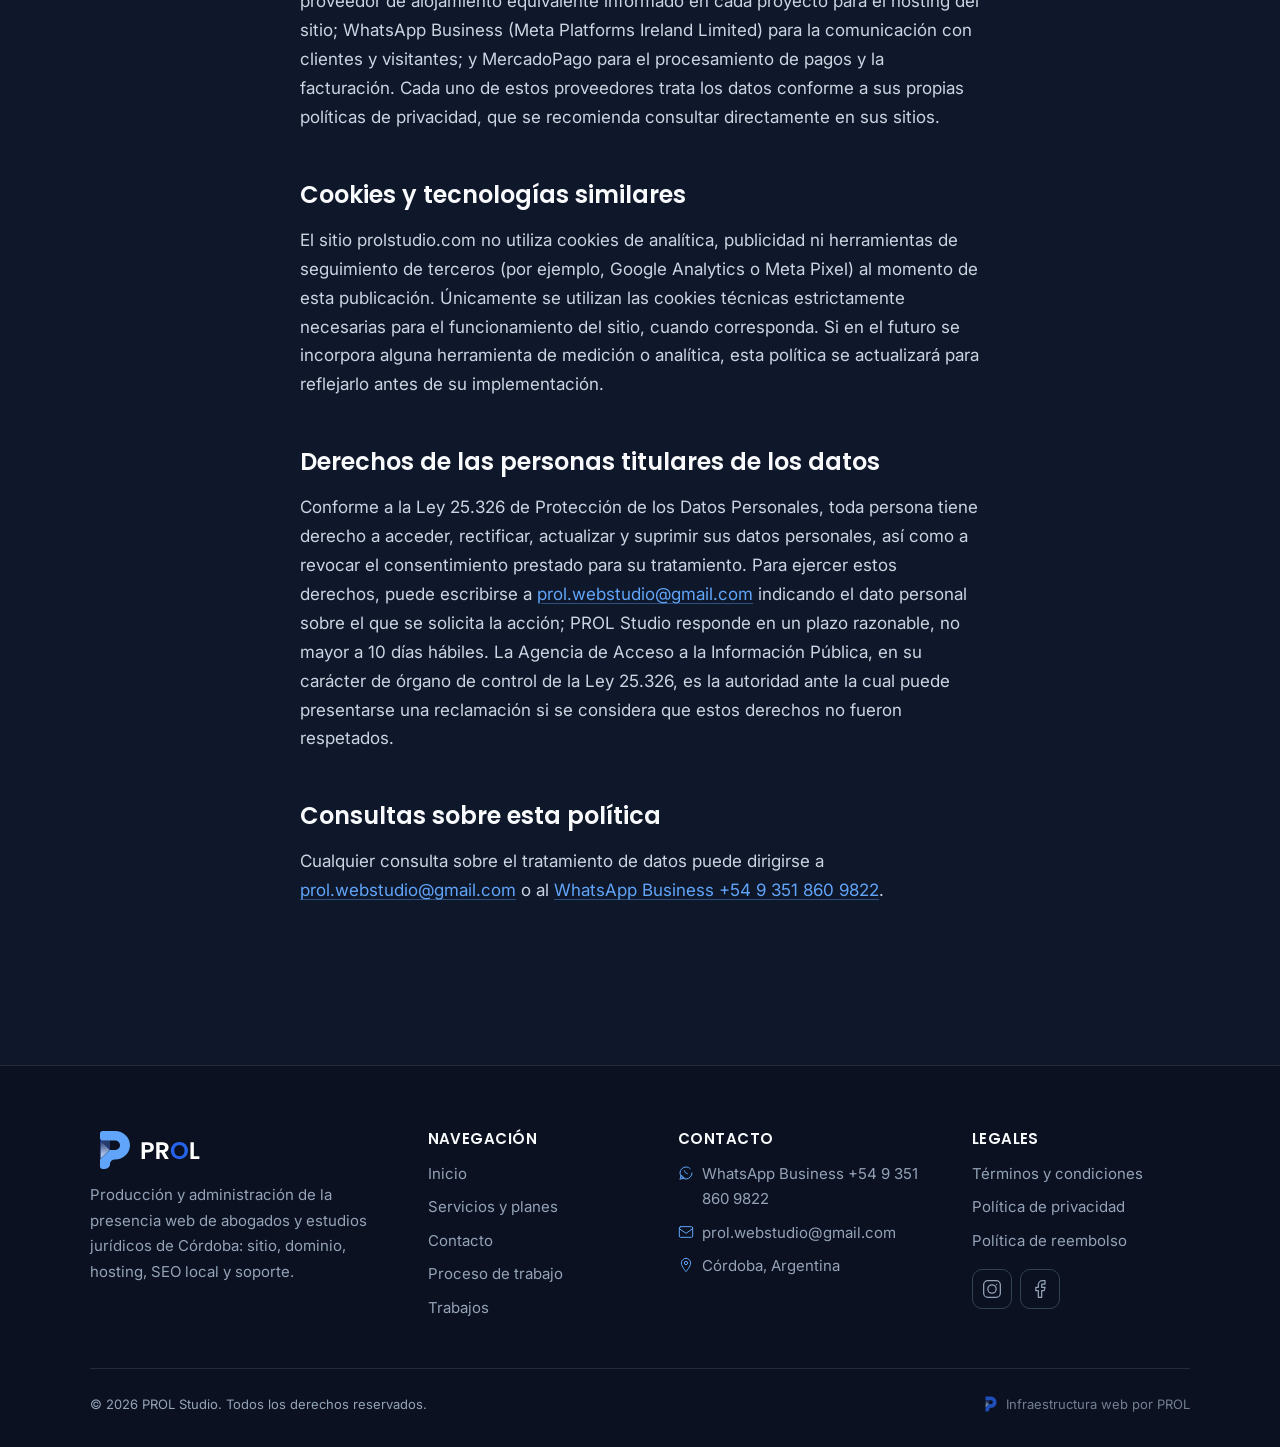
<file: politica-de-privacidad.html>
<!DOCTYPE html>
<html lang="es-AR">
<head>
  <meta charset="UTF-8">
  <meta name="viewport" content="width=device-width, initial-scale=1">

  <title>Política de privacidad | PROL Studio</title>
  <meta name="description" content="Política de privacidad de PROL Studio: qué datos se recogen a través del sitio, con qué finalidad se utilizan y cómo ejercer los derechos sobre esos datos.">
  <link rel="canonical" href="https://prolstudio.com/politica-de-privacidad.html">
  <meta name="robots" content="index, follow">

  <meta name="theme-color" content="#0F172A">
  <meta name="author" content="PROL Studio">

  <meta property="og:type" content="website">
  <meta property="og:site_name" content="PROL Studio">
  <meta property="og:locale" content="es_AR">
  <meta property="og:url" content="https://prolstudio.com/politica-de-privacidad.html">
  <meta property="og:title" content="Política de privacidad | PROL Studio">
  <meta property="og:description" content="Política de privacidad de PROL Studio: qué datos se recogen a través del sitio, con qué finalidad se utilizan y cómo ejercer los derechos sobre esos datos.">
  <meta property="og:image" content="https://prolstudio.com/assets/images/og-image.jpg">

  <link rel="icon" href="assets/images/favicon.ico" sizes="any">
  <link rel="icon" href="assets/images/favicon.svg" type="image/svg+xml">
  <link rel="apple-touch-icon" href="assets/images/apple-touch-icon.png">
  <link rel="manifest" href="site.webmanifest">

  <link rel="preconnect" href="https://fonts.googleapis.com">
  <link rel="preconnect" href="https://fonts.gstatic.com" crossorigin>
  <link rel="stylesheet" href="https://fonts.googleapis.com/css2?family=Inter:wght@400;500;600&family=Poppins:wght@500;600;700&display=swap">
  <link rel="stylesheet" href="assets/css/styles.css">
</head>

<body>
  <a class="skip-link" href="#contenido-principal">Ir al contenido principal</a>

  <header class="site-header" data-site-header>
    <div class="container site-header__inner">
      <a class="site-brand" href="index.html" aria-label="PROL Studio — Inicio">
        <img class="site-brand__logo" src="assets/images/logo.svg" alt="PROL Studio" width="480" height="160">
      </a>

      <button class="nav-toggle" type="button" data-nav-toggle aria-expanded="false" aria-controls="navegacion-principal" hidden>
        <span class="icon icon-menu nav-toggle__icon-open" aria-hidden="true"></span>
        <span class="icon icon-close nav-toggle__icon-close" aria-hidden="true"></span>
        <span class="visually-hidden">Abrir o cerrar el menú de navegación</span>
      </button>

      <div class="header-actions" id="navegacion-principal" data-nav-panel>
        <nav class="site-nav" aria-label="Navegación principal">
          <ul class="site-nav__list">
            <li><a class="site-nav__link" href="index.html">Inicio</a></li>
            <li><a class="site-nav__link" href="servicios.html">Servicios y planes</a></li>
            <li><a class="site-nav__link" href="contacto.html">Contacto</a></li>
          </ul>
        </nav>
        <a class="button button--primary" href="contacto.html">Solicitar una consulta</a>
      </div>
    </div>
  </header>

  <main id="contenido-principal">

    <section class="page-header">
      <div class="container container--narrow">
        <span class="eyebrow">Información legal</span>
        <h1 class="page-header__title">Política de privacidad</h1>
      </div>
    </section>

    <section class="section">
      <div class="container container--narrow legal-content">

        <p class="legal-content__meta">
          Responsable del tratamiento: PROL Studio — Franco Molina. Córdoba, Argentina.
          Contacto: <a href="mailto:prol.webstudio@gmail.com">prol.webstudio@gmail.com</a>.
        </p>

        <h2>Alcance</h2>
        <p>
          Esta política describe cómo PROL Studio trata la información que recibe a través del sitio
          prolstudio.com y de los canales de contacto publicados en él.
        </p>

        <h2>Datos que se recogen a través del sitio</h2>
        <p>
          El formulario de consulta del sitio no envía datos a un servidor de PROL Studio: la información
          completada se utiliza para redactar un mensaje que el visitante envía por su cuenta desde WhatsApp.
          Los datos que llegan a PROL Studio son, en consecuencia, los que cada persona decide enviar por
          WhatsApp Business o por correo electrónico.
        </p>

        <p>
          Las categorías de datos tratadas son, típicamente, nombre, número de teléfono o WhatsApp, dirección de
          correo electrónico, y el contenido del mensaje o consulta que la persona decide compartir. La base
          legal del tratamiento es el consentimiento del interesado, expresado al enviar voluntariamente sus
          datos a través de un canal de mensajería que él mismo elige utilizar. Los datos se conservan mientras
          dure la relación comercial con el cliente y, una vez finalizada, durante el plazo necesario para
          cumplir obligaciones legales, contables e impositivas (por ejemplo, la conservación de comprobantes de
          facturación), transcurrido el cual se eliminan o anonimizan.
        </p>

        <h2>Finalidad del tratamiento</h2>
        <p>
          Los datos recibidos se utilizan para responder consultas, elaborar presupuestos, gestionar la
          contratación y prestación de los servicios, emitir los comprobantes fiscales correspondientes y
          brindar soporte técnico. PROL Studio no utiliza estos datos con fines publicitarios propios ni los
          cede a terceros con fines comerciales. Los datos solo se comparten con los proveedores necesarios para
          prestar el servicio, detallados en la sección siguiente, o cuando una autoridad competente lo requiera
          conforme a la ley.
        </p>

        <h2>Proveedores y servicios de terceros</h2>
        <p>
          Para la prestación del servicio, PROL Studio utiliza los siguientes proveedores, que pueden tratar
          determinados datos en su carácter de encargados del tratamiento: Cloudflare y/o NIC Argentina para el
          registro de dominios; Vercel Inc. u otro proveedor de alojamiento equivalente informado en cada
          proyecto para el hosting del sitio; WhatsApp Business (Meta Platforms Ireland Limited) para la
          comunicación con clientes y visitantes; y MercadoPago para el procesamiento de pagos y la facturación.
          Cada uno de estos proveedores trata los datos conforme a sus propias políticas de privacidad, que se
          recomienda consultar directamente en sus sitios.
        </p>

        <h2>Cookies y tecnologías similares</h2>
        <p>
          El sitio prolstudio.com no utiliza cookies de analítica, publicidad ni herramientas de seguimiento de
          terceros (por ejemplo, Google Analytics o Meta Pixel) al momento de esta publicación. Únicamente se
          utilizan las cookies técnicas estrictamente necesarias para el funcionamiento del sitio, cuando
          corresponda. Si en el futuro se incorpora alguna herramienta de medición o analítica, esta política se
          actualizará para reflejarlo antes de su implementación.
        </p>

        <h2>Derechos de las personas titulares de los datos</h2>
        <p>
          Conforme a la Ley 25.326 de Protección de los Datos Personales, toda persona tiene derecho a acceder,
          rectificar, actualizar y suprimir sus datos personales, así como a revocar el consentimiento prestado
          para su tratamiento. Para ejercer estos derechos, puede escribirse a
          <a href="mailto:prol.webstudio@gmail.com">prol.webstudio@gmail.com</a> indicando el dato personal
          sobre el que se solicita la acción; PROL Studio responde en un plazo razonable, no mayor a 10 días
          hábiles. La Agencia de Acceso a la Información Pública, en su carácter de órgano de control de la Ley
          25.326, es la autoridad ante la cual puede presentarse una reclamación si se considera que estos
          derechos no fueron respetados.
        </p>

        <h2>Consultas sobre esta política</h2>
        <p>
          Cualquier consulta sobre el tratamiento de datos puede dirigirse a
          <a href="mailto:prol.webstudio@gmail.com">prol.webstudio@gmail.com</a> o al
          <a href="https://wa.me/5493518609822" target="_blank" rel="noopener noreferrer">WhatsApp Business +54 9 351 860 9822</a>.
        </p>

      </div>
    </section>

  </main>

  <a class="floating-contact"
     href="https://wa.me/5493518609822?text=Hola%20PROL%20Studio%2C%20quiero%20consultar%20por%20la%20presencia%20web%20de%20mi%20estudio."
     target="_blank" rel="noopener noreferrer"
     aria-label="Escribir a PROL Studio por WhatsApp">
    <span class="icon icon-whatsapp" aria-hidden="true"></span>
    <span class="floating-contact__label">WhatsApp</span>
  </a>

  <footer class="site-footer">
    <div class="container">
      <div class="site-footer__grid">

        <div class="footer-group footer-brand">
          <a class="site-brand" href="index.html" aria-label="PROL Studio — Inicio">
            <img class="footer-brand__logo" src="assets/images/logo.svg" alt="PROL Studio" width="480" height="160">
          </a>
          <p class="footer-brand__text">
            Producción y administración de la presencia web de abogados y estudios jurídicos de Córdoba:
            sitio, dominio, hosting, SEO local y soporte.
          </p>
        </div>

        <nav class="footer-group" aria-label="Navegación del pie de página">
          <h2 class="footer-group__title">Navegación</h2>
          <ul class="footer-group__list">
            <li><a href="index.html">Inicio</a></li>
            <li><a href="servicios.html">Servicios y planes</a></li>
            <li><a href="contacto.html">Contacto</a></li>
            <li><a href="index.html#proceso">Proceso de trabajo</a></li>
            <li><a href="index.html#trabajos">Trabajos</a></li>
          </ul>
        </nav>

        <div class="footer-group">
          <h2 class="footer-group__title">Contacto</h2>
          <ul class="footer-group__list">
            <li class="footer-contact__item">
              <span class="icon icon--sm icon-whatsapp" aria-hidden="true"></span>
              <a href="https://wa.me/5493518609822" target="_blank" rel="noopener noreferrer">WhatsApp Business +54 9 351 860 9822</a>
            </li>
            <li class="footer-contact__item">
              <span class="icon icon--sm icon-email" aria-hidden="true"></span>
              <a href="mailto:prol.webstudio@gmail.com">prol.webstudio@gmail.com</a>
            </li>
            <li class="footer-contact__item">
              <span class="icon icon--sm icon-location" aria-hidden="true"></span>
              <span>Córdoba, Argentina</span>
            </li>
          </ul>
        </div>

        <div class="footer-group">
          <h2 class="footer-group__title">Legales</h2>
          <ul class="footer-group__list">
            <li><a href="terminos-y-condiciones.html">Términos y condiciones</a></li>
            <li><a href="politica-de-privacidad.html">Política de privacidad</a></li>
            <li><a href="politica-de-reembolso.html">Política de reembolso</a></li>
          </ul>

          <ul class="footer-social">
            <li>
              <a class="footer-social__link" href="https://www.instagram.com/prol.studio" target="_blank" rel="noopener noreferrer" aria-label="PROL Studio en Instagram">
                <span class="icon icon-instagram" aria-hidden="true"></span>
              </a>
            </li>
            <li>
              <a class="footer-social__link" href="https://www.facebook.com/profile.php?id=61592929361941" target="_blank" rel="noopener noreferrer" aria-label="PROL Studio en Facebook">
                <span class="icon icon-facebook" aria-hidden="true"></span>
              </a>
            </li>
          </ul>
        </div>

      </div>

      <div class="site-footer__bottom">
        <p class="site-footer__copyright">
          © <span data-current-year>2026</span> PROL Studio. Todos los derechos reservados.
        </p>

        <a class="prol-signature" href="https://prolstudio.com" target="_blank" rel="noopener noreferrer">
          <img class="prol-signature__isotipo" src="assets/images/isotipo.svg" alt="" width="380" height="480">
          <span>Infraestructura web por PROL</span>
        </a>
      </div>
    </div>
  </footer>

  <script src="assets/js/main.js" defer></script>
</body>
</html>
</file>
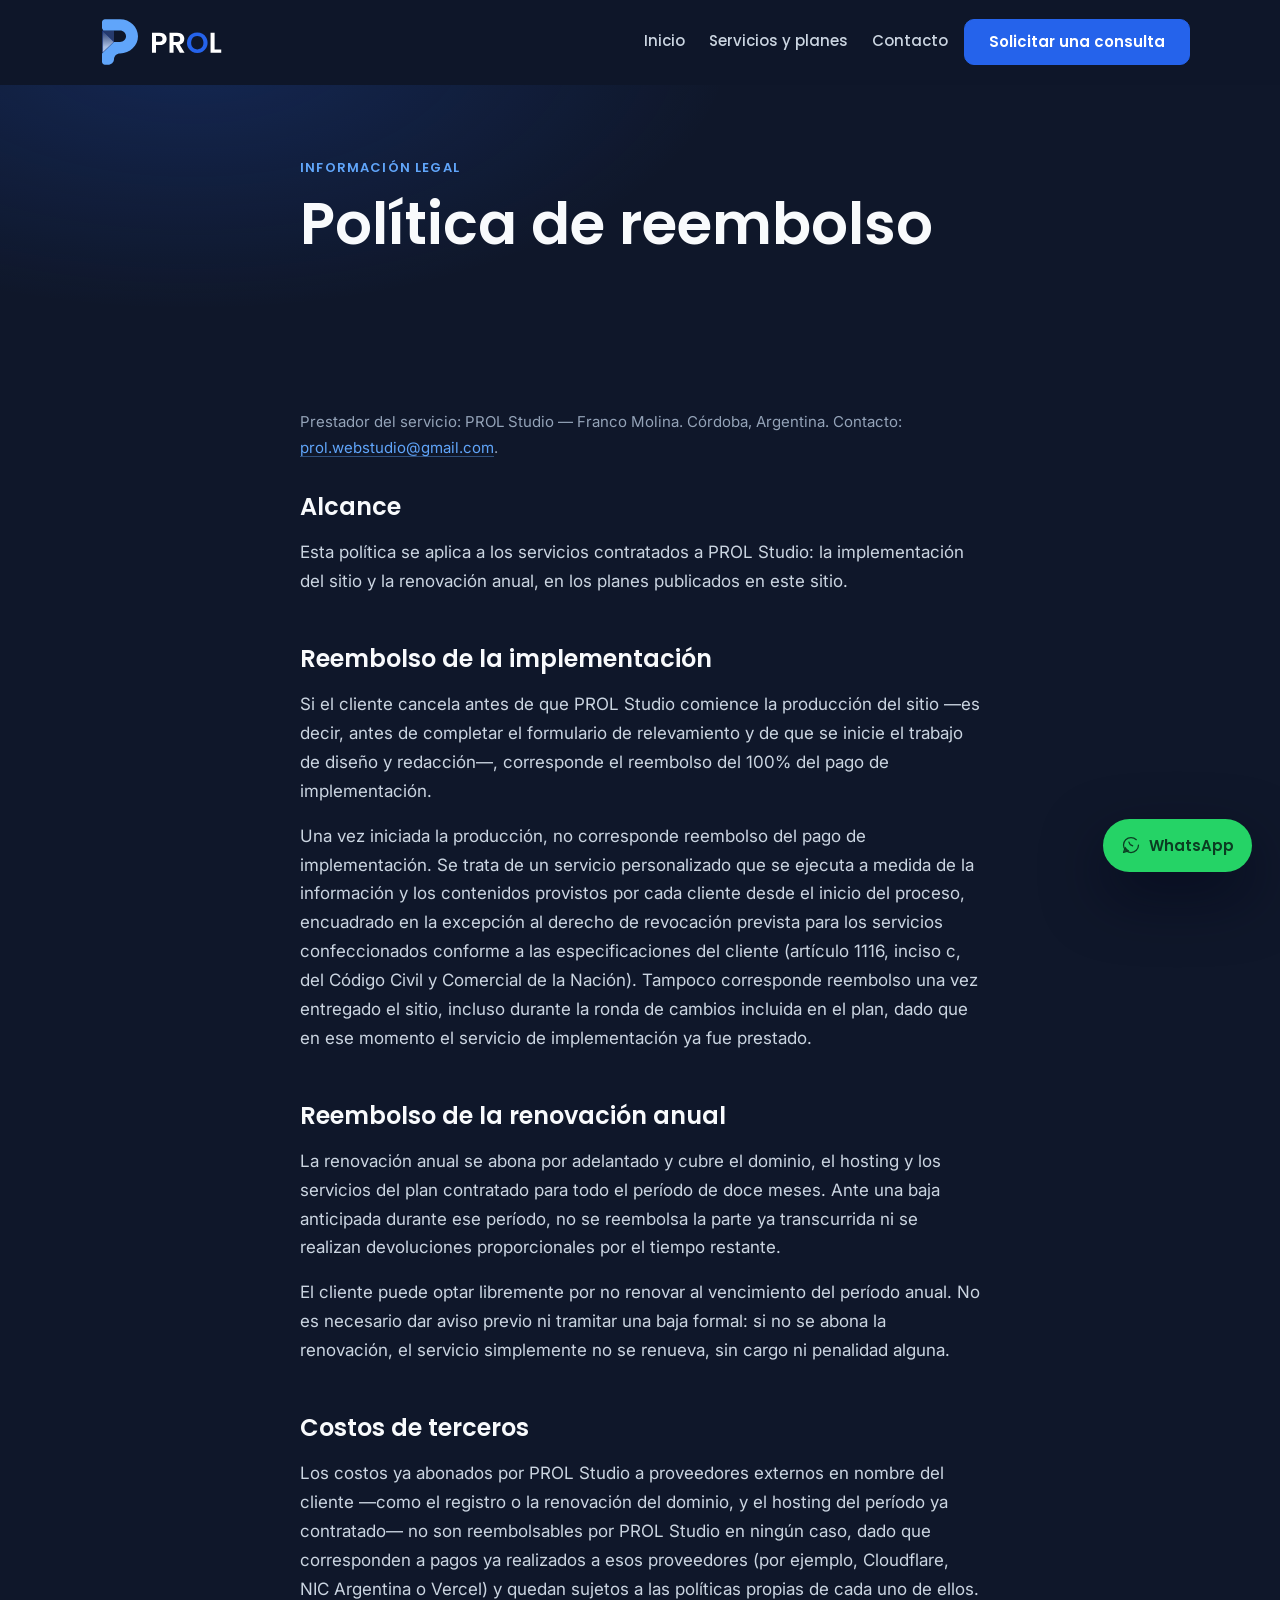
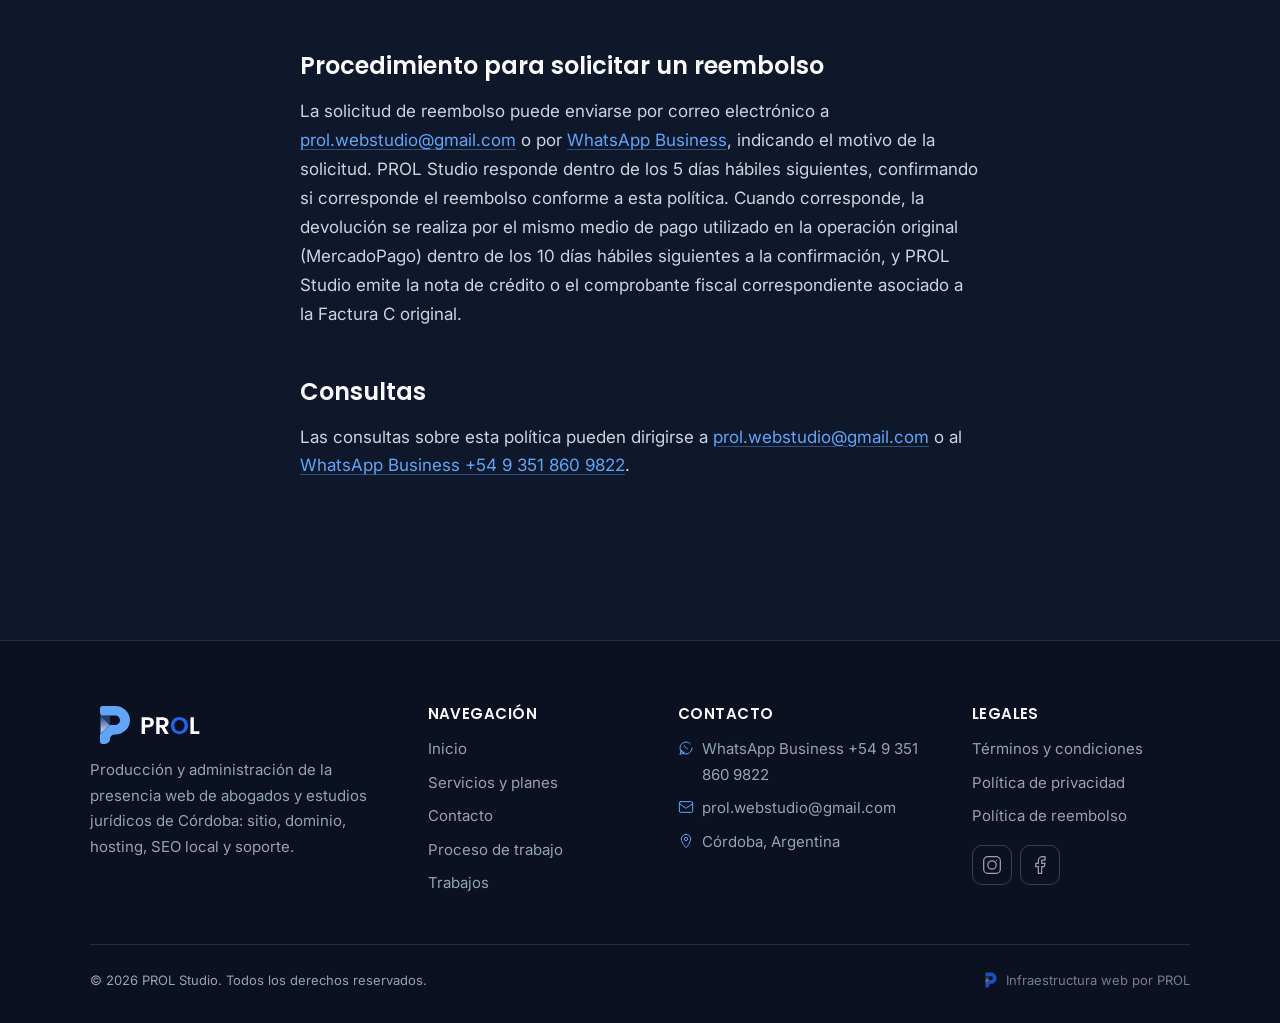
<file: politica-de-reembolso.html>
<!DOCTYPE html>
<html lang="es-AR">
<head>
  <meta charset="UTF-8">
  <meta name="viewport" content="width=device-width, initial-scale=1">

  <title>Política de reembolso | PROL Studio</title>
  <meta name="description" content="Política de reembolso de PROL Studio para los servicios de producción y administración de presencia web contratados en Córdoba, Argentina.">
  <link rel="canonical" href="https://prolstudio.com/politica-de-reembolso.html">
  <meta name="robots" content="index, follow">

  <meta name="theme-color" content="#0F172A">
  <meta name="author" content="PROL Studio">

  <meta property="og:type" content="website">
  <meta property="og:site_name" content="PROL Studio">
  <meta property="og:locale" content="es_AR">
  <meta property="og:url" content="https://prolstudio.com/politica-de-reembolso.html">
  <meta property="og:title" content="Política de reembolso | PROL Studio">
  <meta property="og:description" content="Política de reembolso de PROL Studio para los servicios de producción y administración de presencia web contratados en Córdoba, Argentina.">
  <meta property="og:image" content="https://prolstudio.com/assets/images/og-image.jpg">

  <link rel="icon" href="assets/images/favicon.ico" sizes="any">
  <link rel="icon" href="assets/images/favicon.svg" type="image/svg+xml">
  <link rel="apple-touch-icon" href="assets/images/apple-touch-icon.png">
  <link rel="manifest" href="site.webmanifest">

  <link rel="preconnect" href="https://fonts.googleapis.com">
  <link rel="preconnect" href="https://fonts.gstatic.com" crossorigin>
  <link rel="stylesheet" href="https://fonts.googleapis.com/css2?family=Inter:wght@400;500;600&family=Poppins:wght@500;600;700&display=swap">
  <link rel="stylesheet" href="assets/css/styles.css">
</head>

<body>
  <a class="skip-link" href="#contenido-principal">Ir al contenido principal</a>

  <header class="site-header" data-site-header>
    <div class="container site-header__inner">
      <a class="site-brand" href="index.html" aria-label="PROL Studio — Inicio">
        <img class="site-brand__logo" src="assets/images/logo.svg" alt="PROL Studio" width="480" height="160">
      </a>

      <button class="nav-toggle" type="button" data-nav-toggle aria-expanded="false" aria-controls="navegacion-principal" hidden>
        <span class="icon icon-menu nav-toggle__icon-open" aria-hidden="true"></span>
        <span class="icon icon-close nav-toggle__icon-close" aria-hidden="true"></span>
        <span class="visually-hidden">Abrir o cerrar el menú de navegación</span>
      </button>

      <div class="header-actions" id="navegacion-principal" data-nav-panel>
        <nav class="site-nav" aria-label="Navegación principal">
          <ul class="site-nav__list">
            <li><a class="site-nav__link" href="index.html">Inicio</a></li>
            <li><a class="site-nav__link" href="servicios.html">Servicios y planes</a></li>
            <li><a class="site-nav__link" href="contacto.html">Contacto</a></li>
          </ul>
        </nav>
        <a class="button button--primary" href="contacto.html">Solicitar una consulta</a>
      </div>
    </div>
  </header>

  <main id="contenido-principal">

    <section class="page-header">
      <div class="container container--narrow">
        <span class="eyebrow">Información legal</span>
        <h1 class="page-header__title">Política de reembolso</h1>
      </div>
    </section>

    <section class="section">
      <div class="container container--narrow legal-content">

        <p class="legal-content__meta">
          Prestador del servicio: PROL Studio — Franco Molina. Córdoba, Argentina.
          Contacto: <a href="mailto:prol.webstudio@gmail.com">prol.webstudio@gmail.com</a>.
        </p>

        <h2>Alcance</h2>
        <p>
          Esta política se aplica a los servicios contratados a PROL Studio: la implementación del sitio y la
          renovación anual, en los planes publicados en este sitio.
        </p>

        <h2>Reembolso de la implementación</h2>
        <p>
          Si el cliente cancela antes de que PROL Studio comience la producción del sitio —es decir, antes de
          completar el formulario de relevamiento y de que se inicie el trabajo de diseño y redacción—,
          corresponde el reembolso del 100% del pago de implementación.
        </p>
        <p>
          Una vez iniciada la producción, no corresponde reembolso del pago de implementación. Se trata de un
          servicio personalizado que se ejecuta a medida de la información y los contenidos provistos por cada
          cliente desde el inicio del proceso, encuadrado en la excepción al derecho de revocación prevista para
          los servicios confeccionados conforme a las especificaciones del cliente (artículo 1116, inciso c, del
          Código Civil y Comercial de la Nación). Tampoco corresponde reembolso una vez entregado el sitio,
          incluso durante la ronda de cambios incluida en el plan, dado que en ese momento el servicio de
          implementación ya fue prestado.
        </p>

        <h2>Reembolso de la renovación anual</h2>
        <p>
          La renovación anual se abona por adelantado y cubre el dominio, el hosting y los servicios del plan
          contratado para todo el período de doce meses. Ante una baja anticipada durante ese período, no se
          reembolsa la parte ya transcurrida ni se realizan devoluciones proporcionales por el tiempo restante.
        </p>
        <p>
          El cliente puede optar libremente por no renovar al vencimiento del período anual. No es necesario dar
          aviso previo ni tramitar una baja formal: si no se abona la renovación, el servicio simplemente no se
          renueva, sin cargo ni penalidad alguna.
        </p>

        <h2>Costos de terceros</h2>
        <p>
          Los costos ya abonados por PROL Studio a proveedores externos en nombre del cliente —como el registro
          o la renovación del dominio, y el hosting del período ya contratado— no son reembolsables por PROL
          Studio en ningún caso, dado que corresponden a pagos ya realizados a esos proveedores (por ejemplo,
          Cloudflare, NIC Argentina o Vercel) y quedan sujetos a las políticas propias de cada uno de ellos.
        </p>

        <h2>Procedimiento para solicitar un reembolso</h2>
        <p>
          La solicitud de reembolso puede enviarse por correo electrónico a
          <a href="mailto:prol.webstudio@gmail.com">prol.webstudio@gmail.com</a> o por
          <a href="https://wa.me/5493518609822" target="_blank" rel="noopener noreferrer">WhatsApp Business</a>,
          indicando el motivo de la solicitud. PROL Studio responde dentro de los 5 días hábiles siguientes,
          confirmando si corresponde el reembolso conforme a esta política. Cuando corresponde, la devolución se
          realiza por el mismo medio de pago utilizado en la operación original (MercadoPago) dentro de los 10
          días hábiles siguientes a la confirmación, y PROL Studio emite la nota de crédito o el comprobante
          fiscal correspondiente asociado a la Factura C original.
        </p>

        <h2>Consultas</h2>
        <p>
          Las consultas sobre esta política pueden dirigirse a
          <a href="mailto:prol.webstudio@gmail.com">prol.webstudio@gmail.com</a> o al
          <a href="https://wa.me/5493518609822" target="_blank" rel="noopener noreferrer">WhatsApp Business +54 9 351 860 9822</a>.
        </p>

      </div>
    </section>

  </main>

  <a class="floating-contact"
     href="https://wa.me/5493518609822?text=Hola%20PROL%20Studio%2C%20quiero%20consultar%20por%20la%20presencia%20web%20de%20mi%20estudio."
     target="_blank" rel="noopener noreferrer"
     aria-label="Escribir a PROL Studio por WhatsApp">
    <span class="icon icon-whatsapp" aria-hidden="true"></span>
    <span class="floating-contact__label">WhatsApp</span>
  </a>

  <footer class="site-footer">
    <div class="container">
      <div class="site-footer__grid">

        <div class="footer-group footer-brand">
          <a class="site-brand" href="index.html" aria-label="PROL Studio — Inicio">
            <img class="footer-brand__logo" src="assets/images/logo.svg" alt="PROL Studio" width="480" height="160">
          </a>
          <p class="footer-brand__text">
            Producción y administración de la presencia web de abogados y estudios jurídicos de Córdoba:
            sitio, dominio, hosting, SEO local y soporte.
          </p>
        </div>

        <nav class="footer-group" aria-label="Navegación del pie de página">
          <h2 class="footer-group__title">Navegación</h2>
          <ul class="footer-group__list">
            <li><a href="index.html">Inicio</a></li>
            <li><a href="servicios.html">Servicios y planes</a></li>
            <li><a href="contacto.html">Contacto</a></li>
            <li><a href="index.html#proceso">Proceso de trabajo</a></li>
            <li><a href="index.html#trabajos">Trabajos</a></li>
          </ul>
        </nav>

        <div class="footer-group">
          <h2 class="footer-group__title">Contacto</h2>
          <ul class="footer-group__list">
            <li class="footer-contact__item">
              <span class="icon icon--sm icon-whatsapp" aria-hidden="true"></span>
              <a href="https://wa.me/5493518609822" target="_blank" rel="noopener noreferrer">WhatsApp Business +54 9 351 860 9822</a>
            </li>
            <li class="footer-contact__item">
              <span class="icon icon--sm icon-email" aria-hidden="true"></span>
              <a href="mailto:prol.webstudio@gmail.com">prol.webstudio@gmail.com</a>
            </li>
            <li class="footer-contact__item">
              <span class="icon icon--sm icon-location" aria-hidden="true"></span>
              <span>Córdoba, Argentina</span>
            </li>
          </ul>
        </div>

        <div class="footer-group">
          <h2 class="footer-group__title">Legales</h2>
          <ul class="footer-group__list">
            <li><a href="terminos-y-condiciones.html">Términos y condiciones</a></li>
            <li><a href="politica-de-privacidad.html">Política de privacidad</a></li>
            <li><a href="politica-de-reembolso.html">Política de reembolso</a></li>
          </ul>

          <ul class="footer-social">
            <li>
              <a class="footer-social__link" href="https://www.instagram.com/prol.studio" target="_blank" rel="noopener noreferrer" aria-label="PROL Studio en Instagram">
                <span class="icon icon-instagram" aria-hidden="true"></span>
              </a>
            </li>
            <li>
              <a class="footer-social__link" href="https://www.facebook.com/profile.php?id=61592929361941" target="_blank" rel="noopener noreferrer" aria-label="PROL Studio en Facebook">
                <span class="icon icon-facebook" aria-hidden="true"></span>
              </a>
            </li>
          </ul>
        </div>

      </div>

      <div class="site-footer__bottom">
        <p class="site-footer__copyright">
          © <span data-current-year>2026</span> PROL Studio. Todos los derechos reservados.
        </p>

        <a class="prol-signature" href="https://prolstudio.com" target="_blank" rel="noopener noreferrer">
          <img class="prol-signature__isotipo" src="assets/images/isotipo.svg" alt="" width="380" height="480">
          <span>Infraestructura web por PROL</span>
        </a>
      </div>
    </div>
  </footer>

  <script src="assets/js/main.js" defer></script>
</body>
</html>
</file>
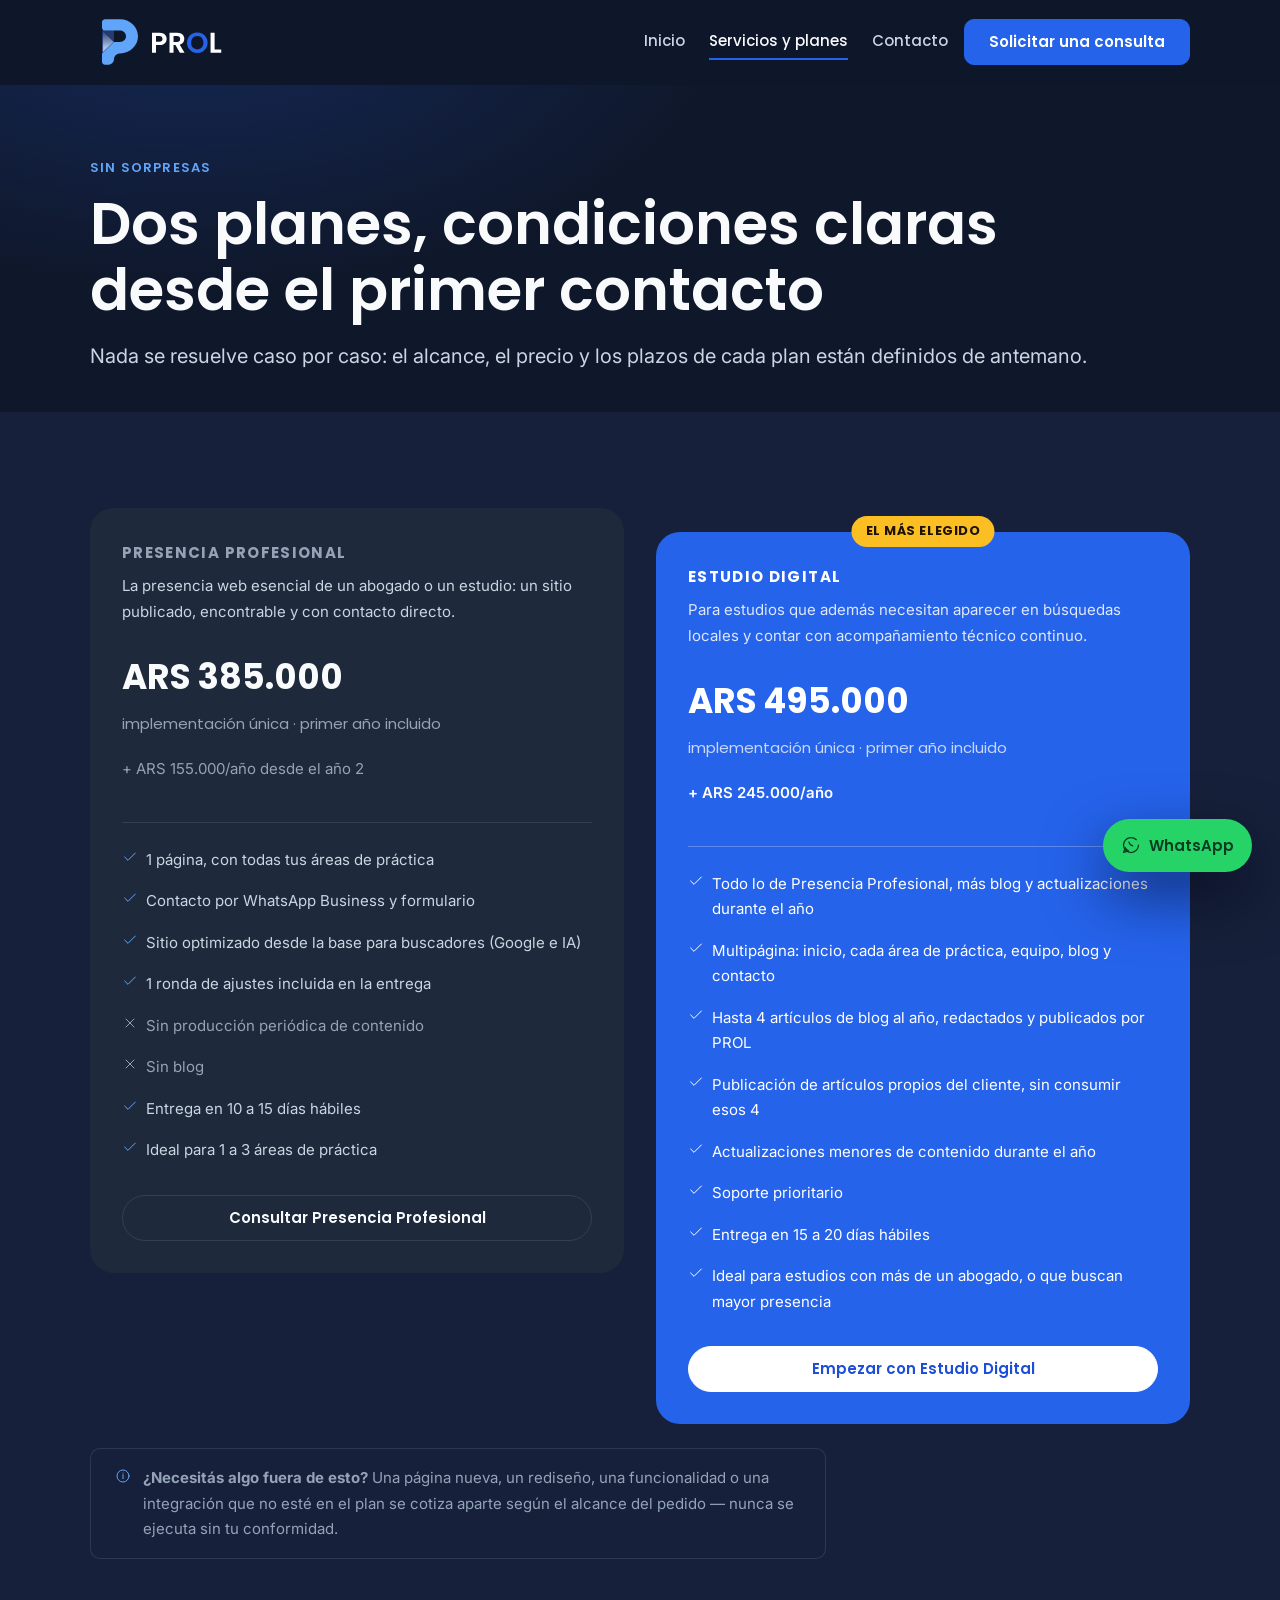
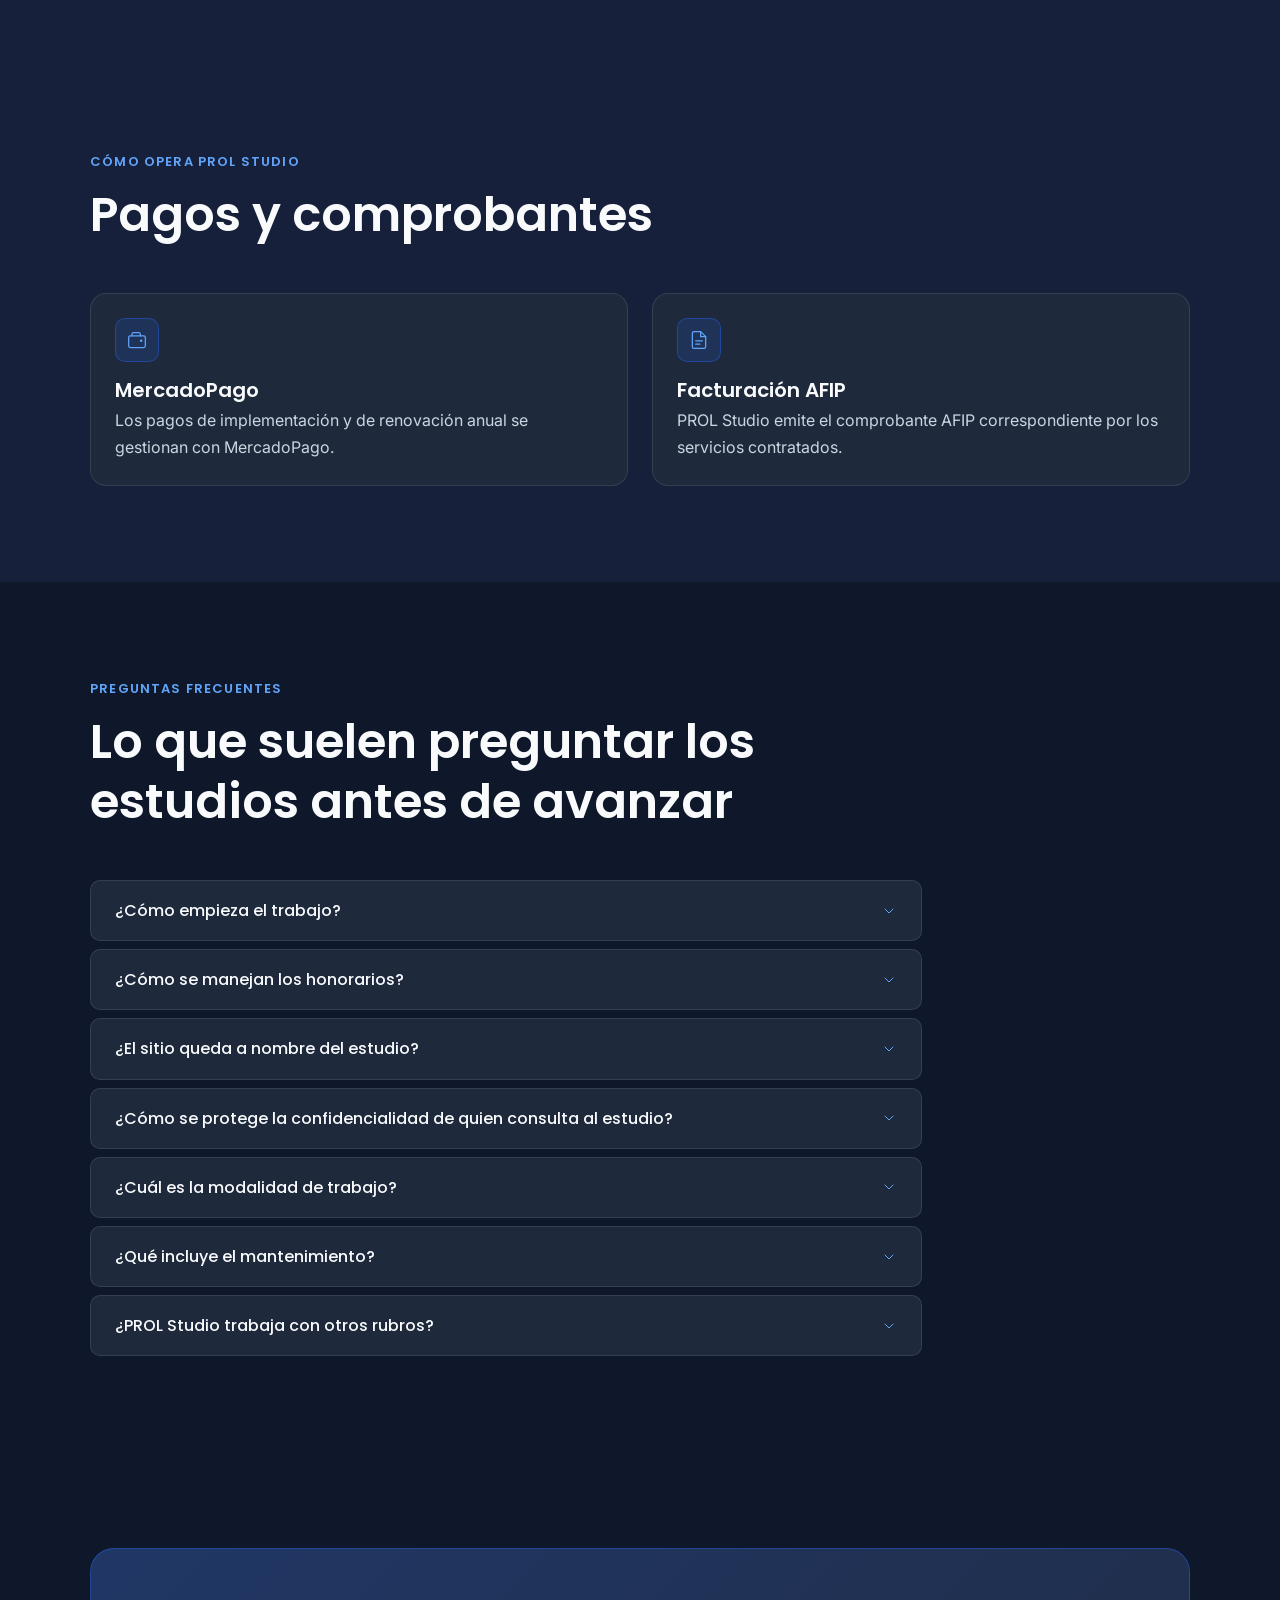
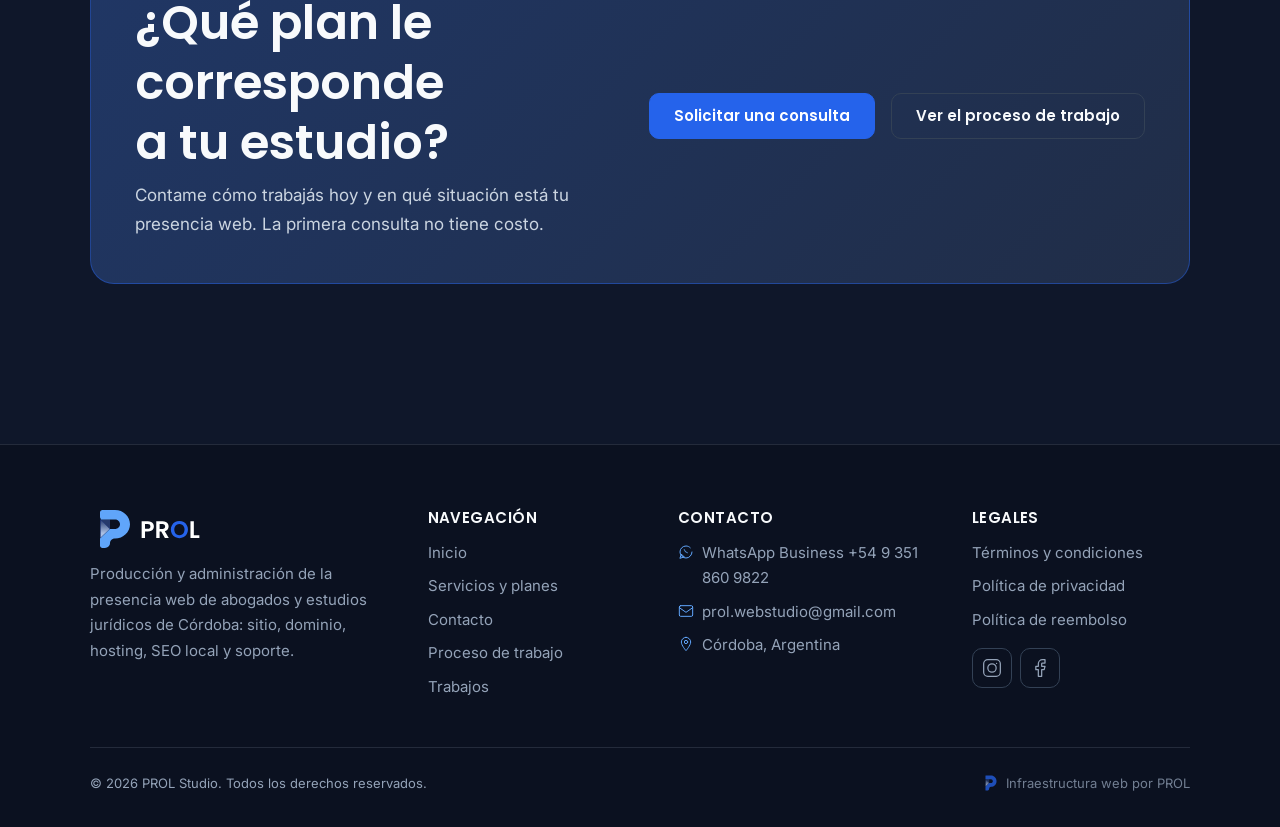
<file: servicios.html>
<!DOCTYPE html>
<html lang="es-AR">
<head>
  <meta charset="UTF-8">
  <meta name="viewport" content="width=device-width, initial-scale=1">

  <title>Servicios y planes para estudios jurídicos | PROL Studio</title>
  <meta name="description" content="Planes de presencia web para abogados y estudios jurídicos de Córdoba: Presencia Profesional y Estudio Digital, con dominio, hosting, SEO local, mantenimiento y soporte por WhatsApp Business.">
  <link rel="canonical" href="https://prolstudio.com/servicios.html">

  <meta name="theme-color" content="#0F172A">
  <meta name="author" content="PROL Studio">

  <meta property="og:type" content="website">
  <meta property="og:site_name" content="PROL Studio">
  <meta property="og:locale" content="es_AR">
  <meta property="og:url" content="https://prolstudio.com/servicios.html">
  <meta property="og:title" content="Servicios y planes para estudios jurídicos | PROL Studio">
  <meta property="og:description" content="Planes de presencia web para abogados y estudios jurídicos de Córdoba: Presencia Profesional y Estudio Digital, con dominio, hosting, SEO local, mantenimiento y soporte por WhatsApp Business.">
  <meta property="og:image" content="https://prolstudio.com/assets/images/og-image.jpg">
  <meta property="og:image:width" content="1200">
  <meta property="og:image:height" content="630">
  <meta property="og:image:alt" content="PROL Studio — presencia web gestionada para estudios jurídicos">

  <meta name="twitter:card" content="summary_large_image">
  <meta name="twitter:title" content="Servicios y planes para estudios jurídicos | PROL Studio">
  <meta name="twitter:description" content="Presencia Profesional y Estudio Digital: los dos planes de presencia web gestionada para el rubro legal en Córdoba.">
  <meta name="twitter:image" content="https://prolstudio.com/assets/images/og-image.jpg">

  <link rel="icon" href="assets/images/favicon.ico" sizes="any">
  <link rel="icon" href="assets/images/favicon.svg" type="image/svg+xml">
  <link rel="apple-touch-icon" href="assets/images/apple-touch-icon.png">
  <link rel="manifest" href="site.webmanifest">

  <link rel="preconnect" href="https://fonts.googleapis.com">
  <link rel="preconnect" href="https://fonts.gstatic.com" crossorigin>
  <link rel="stylesheet" href="https://fonts.googleapis.com/css2?family=Inter:wght@400;500;600&family=Poppins:wght@500;600;700&display=swap">
  <link rel="stylesheet" href="assets/css/styles.css">

  <script type="application/ld+json">
  {
    "@context": "https://schema.org",
    "@type": "FAQPage",
    "mainEntity": [
      {
        "@type": "Question",
        "name": "¿Cómo empieza el trabajo con PROL Studio?",
        "acceptedAnswer": {
          "@type": "Answer",
          "text": "Por WhatsApp Business o el formulario de contacto. Si avanzás, completás el intake del rubro legal (matrícula, colegio, áreas de práctica) y el resto se conversa en la Reunión de Lanzamiento, con el sitio ya producido."
        }
      },
      {
        "@type": "Question",
        "name": "¿Cómo se manejan los honorarios?",
        "acceptedAnswer": {
          "@type": "Answer",
          "text": "La implementación se abona una vez e incluye el primer año de servicio. Desde el segundo año, una renovación anual mantiene el sitio, el dominio y el hosting activos. Pagos por MercadoPago, con comprobante AFIP."
        }
      },
      {
        "@type": "Question",
        "name": "¿El sitio queda a nombre del estudio?",
        "acceptedAnswer": {
          "@type": "Answer",
          "text": "Sí: el sitio y su contenido son del estudio desde que se abona la implementación, en cualquiera de los dos planes. Mantenerlo en línea requiere la renovación anual de dominio y hosting a partir del segundo año, incluida en el primer año."
        }
      },
      {
        "@type": "Question",
        "name": "¿Cómo se protege la confidencialidad de quien consulta al estudio?",
        "acceptedAnswer": {
          "@type": "Answer",
          "text": "El formulario de contacto no pide detalles del caso, y el sitio respeta las normas de publicidad profesional del rubro."
        }
      },
      {
        "@type": "Question",
        "name": "¿Cuál es la modalidad de trabajo?",
        "acceptedAnswer": {
          "@type": "Answer",
          "text": "Atención directa desde Córdoba por WhatsApp Business, sin intermediarios."
        }
      },
      {
        "@type": "Question",
        "name": "¿Qué incluye el mantenimiento?",
        "acceptedAnswer": {
          "@type": "Answer",
          "text": "En Presencia Profesional, mantenimiento técnico básico (que el sitio siga funcionando bien) y soporte por WhatsApp. Estudio Digital suma actualizaciones menores de contenido -como cambiar un teléfono, una dirección o una imagen- y soporte prioritario. Una página nueva, un rediseño o una funcionalidad nueva no son actualizaciones menores y se cotizan aparte en cualquiera de los dos planes."
        }
      },
      {
        "@type": "Question",
        "name": "¿PROL Studio trabaja con otros rubros?",
        "acceptedAnswer": {
          "@type": "Answer",
          "text": "Por ahora, la etapa actual es exclusiva para abogados y estudios jurídicos de Córdoba."
        }
      }
    ]
  }
  </script>
</head>

<body>
  <a class="skip-link" href="#contenido-principal">Ir al contenido principal</a>

  <header class="site-header" data-site-header>
    <div class="container site-header__inner">
      <a class="site-brand" href="index.html" aria-label="PROL Studio — Inicio">
        <img class="site-brand__logo" src="assets/images/logo.svg" alt="PROL Studio" width="480" height="160">
      </a>

      <button class="nav-toggle" type="button" data-nav-toggle aria-expanded="false" aria-controls="navegacion-principal" hidden>
        <span class="icon icon-menu nav-toggle__icon-open" aria-hidden="true"></span>
        <span class="icon icon-close nav-toggle__icon-close" aria-hidden="true"></span>
        <span class="visually-hidden">Abrir o cerrar el menú de navegación</span>
      </button>

      <div class="header-actions" id="navegacion-principal" data-nav-panel>
        <nav class="site-nav" aria-label="Navegación principal">
          <ul class="site-nav__list">
            <li><a class="site-nav__link" href="index.html">Inicio</a></li>
            <li><a class="site-nav__link" href="servicios.html" aria-current="page">Servicios y planes</a></li>
            <li><a class="site-nav__link" href="contacto.html">Contacto</a></li>
          </ul>
        </nav>
        <a class="button button--primary" href="contacto.html">Solicitar una consulta</a>
      </div>
    </div>
  </header>

  <main id="contenido-principal">

    <section class="page-header" aria-labelledby="titulo-pagina">
      <div class="container">
        <span class="eyebrow">Sin sorpresas</span>
        <h1 class="page-header__title" id="titulo-pagina">Dos planes, condiciones claras desde el primer contacto</h1>
        <p class="lead">
          Nada se resuelve caso por caso: el alcance, el precio y los plazos de cada plan están definidos de
          antemano.
        </p>
      </div>
    </section>


    <!-- Planes del rubro legal -->
    <section class="section section--raised" id="planes-legales" aria-labelledby="titulo-planes-legales">
      <div class="container">
        <h2 id="titulo-planes-legales" class="visually-hidden">Planes y precios</h2>

        <div class="pricing-cards">
          <article class="pricing-card">
            <span class="pricing-card__name">Presencia Profesional</span>
            <p class="pricing-card__summary">
              La presencia web esencial de un abogado o un estudio: un sitio publicado, encontrable y con
              contacto directo.
            </p>

            <p class="pricing-card__price">
              ARS 385.000
              <span class="pricing-card__price-note">implementación única · primer año incluido</span>
            </p>
            <p class="pricing-card__recurring">+ ARS 155.000/año desde el año 2</p>

            <hr class="pricing-card__divider">

            <ul class="pricing-card__features">
              <li class="pricing-card__feature">
                <span class="icon icon--sm icon-check" aria-hidden="true"></span>
                1 página, con todas tus áreas de práctica
              </li>
              <li class="pricing-card__feature">
                <span class="icon icon--sm icon-check" aria-hidden="true"></span>
                Contacto por WhatsApp Business y formulario
              </li>
              <li class="pricing-card__feature">
                <span class="icon icon--sm icon-check" aria-hidden="true"></span>
                Sitio optimizado desde la base para buscadores (Google e IA)
              </li>
              <li class="pricing-card__feature">
                <span class="icon icon--sm icon-check" aria-hidden="true"></span>
                1 ronda de ajustes incluida en la entrega
              </li>
              <li class="pricing-card__feature pricing-card__feature--muted">
                <span class="icon icon--sm icon-close" aria-hidden="true"></span>
                Sin producción periódica de contenido
              </li>
              <li class="pricing-card__feature pricing-card__feature--muted">
                <span class="icon icon--sm icon-close" aria-hidden="true"></span>
                Sin blog
              </li>
              <li class="pricing-card__feature">
                <span class="icon icon--sm icon-check" aria-hidden="true"></span>
                Entrega en 10 a 15 días hábiles
              </li>
              <li class="pricing-card__feature">
                <span class="icon icon--sm icon-check" aria-hidden="true"></span>
                Ideal para 1 a 3 áreas de práctica
              </li>
            </ul>

            <a class="button button--secondary button--full button--pill" href="contacto.html">Consultar Presencia Profesional</a>
          </article>

          <article class="pricing-card pricing-card--featured">
            <span class="pricing-card__badge">El más elegido</span>
            <span class="pricing-card__name">Estudio Digital</span>
            <p class="pricing-card__summary">
              Para estudios que además necesitan aparecer en búsquedas locales y contar con acompañamiento
              técnico continuo.
            </p>

            <p class="pricing-card__price">
              ARS 495.000
              <span class="pricing-card__price-note">implementación única · primer año incluido</span>
            </p>
            <p class="pricing-card__recurring">+ ARS 245.000/año</p>

            <hr class="pricing-card__divider">

            <ul class="pricing-card__features">
              <li class="pricing-card__feature">
                <span class="icon icon--sm icon-check" aria-hidden="true"></span>
                Todo lo de Presencia Profesional, más blog y actualizaciones durante el año
              </li>
              <li class="pricing-card__feature">
                <span class="icon icon--sm icon-check" aria-hidden="true"></span>
                Multipágina: inicio, cada área de práctica, equipo, blog y contacto
              </li>
              <li class="pricing-card__feature">
                <span class="icon icon--sm icon-check" aria-hidden="true"></span>
                Hasta 4 artículos de blog al año, redactados y publicados por PROL
              </li>
              <li class="pricing-card__feature">
                <span class="icon icon--sm icon-check" aria-hidden="true"></span>
                Publicación de artículos propios del cliente, sin consumir esos 4
              </li>
              <li class="pricing-card__feature">
                <span class="icon icon--sm icon-check" aria-hidden="true"></span>
                Actualizaciones menores de contenido durante el año
              </li>
              <li class="pricing-card__feature">
                <span class="icon icon--sm icon-check" aria-hidden="true"></span>
                Soporte prioritario
              </li>
              <li class="pricing-card__feature">
                <span class="icon icon--sm icon-check" aria-hidden="true"></span>
                Entrega en 15 a 20 días hábiles
              </li>
              <li class="pricing-card__feature">
                <span class="icon icon--sm icon-check" aria-hidden="true"></span>
                Ideal para estudios con más de un abogado, o que buscan mayor presencia
              </li>
            </ul>

            <a class="button button--invert button--full button--pill" href="contacto.html">Empezar con Estudio Digital</a>
          </article>
        </div>

        <p class="info-note">
          <span class="icon icon--sm icon-info" aria-hidden="true"></span>
          <span>
            <strong>¿Necesitás algo fuera de esto?</strong> Una página nueva, un rediseño, una funcionalidad o
            una integración que no esté en el plan se cotiza aparte según el alcance del pedido — nunca se
            ejecuta sin tu conformidad.
          </span>
        </p>
      </div>
    </section>

    <!-- Pagos y comprobantes -->
    <section class="section section--raised" id="administracion" aria-labelledby="titulo-administracion">
      <div class="container">
        <div class="section-header">
          <span class="eyebrow">Cómo opera PROL Studio</span>
          <h2 id="titulo-administracion">Pagos y comprobantes</h2>
        </div>

        <div class="card-grid">
          <article class="card">
            <span class="card__icon"><span class="icon icon-wallet" aria-hidden="true"></span></span>
            <h3 class="card__title">MercadoPago</h3>
            <p class="card__text">
              Los pagos de implementación y de renovación anual se gestionan con MercadoPago.
            </p>
          </article>

          <article class="card">
            <span class="card__icon"><span class="icon icon-document" aria-hidden="true"></span></span>
            <h3 class="card__title">Facturación AFIP</h3>
            <p class="card__text">
              PROL Studio emite el comprobante AFIP correspondiente por los servicios contratados.
            </p>
          </article>
        </div>
      </div>
    </section>

    <!-- Preguntas frecuentes -->
    <section class="section" id="preguntas-frecuentes" aria-labelledby="titulo-faq">
      <div class="container">
        <div class="section-header">
          <span class="eyebrow">Preguntas frecuentes</span>
          <h2 id="titulo-faq">Lo que suelen preguntar los estudios antes de avanzar</h2>
        </div>

        <div class="faq-list">
          <details class="faq-item">
            <summary class="faq-item__question">
              ¿Cómo empieza el trabajo?
              <span class="icon icon--sm icon-chevron-down" aria-hidden="true"></span>
            </summary>
            <div class="faq-item__answer">
              <p>
                Por WhatsApp Business o el formulario de contacto. Si avanzás, completás el intake del rubro
                legal (matrícula, colegio, áreas de práctica) y el resto se conversa en la Reunión de
                Lanzamiento, con el sitio ya producido.
              </p>
            </div>
          </details>

          <details class="faq-item">
            <summary class="faq-item__question">
              ¿Cómo se manejan los honorarios?
              <span class="icon icon--sm icon-chevron-down" aria-hidden="true"></span>
            </summary>
            <div class="faq-item__answer">
              <p>
                La implementación se abona una vez e incluye el primer año de servicio. Desde el segundo año,
                una renovación anual mantiene el sitio, el dominio y el hosting activos. Pagos por MercadoPago,
                con comprobante AFIP.
              </p>
            </div>
          </details>

          <details class="faq-item">
            <summary class="faq-item__question">
              ¿El sitio queda a nombre del estudio?
              <span class="icon icon--sm icon-chevron-down" aria-hidden="true"></span>
            </summary>
            <div class="faq-item__answer">
              <p>
                Sí: el sitio y su contenido son del estudio desde que se abona la implementación, en cualquiera
                de los dos planes. Mantenerlo en línea requiere la renovación anual de dominio y hosting a
                partir del segundo año, incluida en el primer año.
              </p>
            </div>
          </details>

          <details class="faq-item">
            <summary class="faq-item__question">
              ¿Cómo se protege la confidencialidad de quien consulta al estudio?
              <span class="icon icon--sm icon-chevron-down" aria-hidden="true"></span>
            </summary>
            <div class="faq-item__answer">
              <p>
                El formulario de contacto no pide detalles del caso, y el sitio respeta las normas de
                publicidad profesional del rubro.
              </p>
            </div>
          </details>

          <details class="faq-item">
            <summary class="faq-item__question">
              ¿Cuál es la modalidad de trabajo?
              <span class="icon icon--sm icon-chevron-down" aria-hidden="true"></span>
            </summary>
            <div class="faq-item__answer">
              <p>
                Atención directa desde Córdoba por WhatsApp Business, sin intermediarios.
              </p>
            </div>
          </details>

          <details class="faq-item">
            <summary class="faq-item__question">
              ¿Qué incluye el mantenimiento?
              <span class="icon icon--sm icon-chevron-down" aria-hidden="true"></span>
            </summary>
            <div class="faq-item__answer">
              <p>
                En Presencia Profesional, mantenimiento técnico básico (que el sitio siga funcionando bien) y
                soporte por WhatsApp. Estudio Digital suma actualizaciones menores de contenido —como cambiar
                un teléfono, una dirección o una imagen— y soporte prioritario. Una página nueva, un rediseño o
                una funcionalidad nueva no son actualizaciones menores y se cotizan aparte en cualquiera de los
                dos planes.
              </p>
            </div>
          </details>

          <details class="faq-item">
            <summary class="faq-item__question">
              ¿PROL Studio trabaja con otros rubros?
              <span class="icon icon--sm icon-chevron-down" aria-hidden="true"></span>
            </summary>
            <div class="faq-item__answer">
              <p>
                Por ahora, la etapa actual es exclusiva para abogados y estudios jurídicos de Córdoba.
              </p>
            </div>
          </details>
        </div>
      </div>
    </section>

    <!-- Cierre / conversión -->
    <section class="section" aria-labelledby="titulo-cierre">
      <div class="container">
        <div class="cta-band">
          <div>
            <h2 class="cta-band__title" id="titulo-cierre">¿Qué plan le corresponde a tu estudio?</h2>
            <p>Contame cómo trabajás hoy y en qué situación está tu presencia web. La primera consulta no tiene costo.</p>
          </div>
          <div class="cta-band__actions">
            <a class="button button--primary" href="contacto.html">Solicitar una consulta</a>
            <a class="button button--secondary" href="index.html#proceso">Ver el proceso de trabajo</a>
          </div>
        </div>
      </div>
    </section>

  </main>

  <a class="floating-contact"
     href="https://wa.me/5493518609822?text=Hola%20PROL%20Studio%2C%20quiero%20consultar%20por%20los%20planes%20para%20estudios%20jur%C3%ADdicos."
     target="_blank" rel="noopener noreferrer"
     aria-label="Escribir a PROL Studio por WhatsApp">
    <span class="icon icon-whatsapp" aria-hidden="true"></span>
    <span class="floating-contact__label">WhatsApp</span>
  </a>

  <footer class="site-footer">
    <div class="container">
      <div class="site-footer__grid">

        <div class="footer-group footer-brand">
          <a class="site-brand" href="index.html" aria-label="PROL Studio — Inicio">
            <img class="footer-brand__logo" src="assets/images/logo.svg" alt="PROL Studio" width="480" height="160">
          </a>
          <p class="footer-brand__text">
            Producción y administración de la presencia web de abogados y estudios jurídicos de Córdoba:
            sitio, dominio, hosting, SEO local y soporte.
          </p>
        </div>

        <nav class="footer-group" aria-label="Navegación del pie de página">
          <h2 class="footer-group__title">Navegación</h2>
          <ul class="footer-group__list">
            <li><a href="index.html">Inicio</a></li>
            <li><a href="servicios.html">Servicios y planes</a></li>
            <li><a href="contacto.html">Contacto</a></li>
            <li><a href="index.html#proceso">Proceso de trabajo</a></li>
            <li><a href="index.html#trabajos">Trabajos</a></li>
          </ul>
        </nav>

        <div class="footer-group">
          <h2 class="footer-group__title">Contacto</h2>
          <ul class="footer-group__list">
            <li class="footer-contact__item">
              <span class="icon icon--sm icon-whatsapp" aria-hidden="true"></span>
              <a href="https://wa.me/5493518609822" target="_blank" rel="noopener noreferrer">WhatsApp Business +54 9 351 860 9822</a>
            </li>
            <li class="footer-contact__item">
              <span class="icon icon--sm icon-email" aria-hidden="true"></span>
              <a href="mailto:prol.webstudio@gmail.com">prol.webstudio@gmail.com</a>
            </li>
            <li class="footer-contact__item">
              <span class="icon icon--sm icon-location" aria-hidden="true"></span>
              <span>Córdoba, Argentina</span>
            </li>
          </ul>
        </div>

        <div class="footer-group">
          <h2 class="footer-group__title">Legales</h2>
          <ul class="footer-group__list">
            <li><a href="terminos-y-condiciones.html">Términos y condiciones</a></li>
            <li><a href="politica-de-privacidad.html">Política de privacidad</a></li>
            <li><a href="politica-de-reembolso.html">Política de reembolso</a></li>
          </ul>

          <ul class="footer-social">
            <li>
              <a class="footer-social__link" href="https://www.instagram.com/prol.studio" target="_blank" rel="noopener noreferrer" aria-label="PROL Studio en Instagram">
                <span class="icon icon-instagram" aria-hidden="true"></span>
              </a>
            </li>
            <li>
              <a class="footer-social__link" href="https://www.facebook.com/profile.php?id=61592929361941" target="_blank" rel="noopener noreferrer" aria-label="PROL Studio en Facebook">
                <span class="icon icon-facebook" aria-hidden="true"></span>
              </a>
            </li>
          </ul>
        </div>

      </div>

      <div class="site-footer__bottom">
        <p class="site-footer__copyright">
          © <span data-current-year>2026</span> PROL Studio. Todos los derechos reservados.
        </p>

        <a class="prol-signature" href="https://prolstudio.com" target="_blank" rel="noopener noreferrer">
          <img class="prol-signature__isotipo" src="assets/images/isotipo.svg" alt="" width="380" height="480">
          <span>Infraestructura web por PROL</span>
        </a>
      </div>
    </div>
  </footer>

  <script src="assets/js/main.js" defer></script>
</body>
</html>
</file>
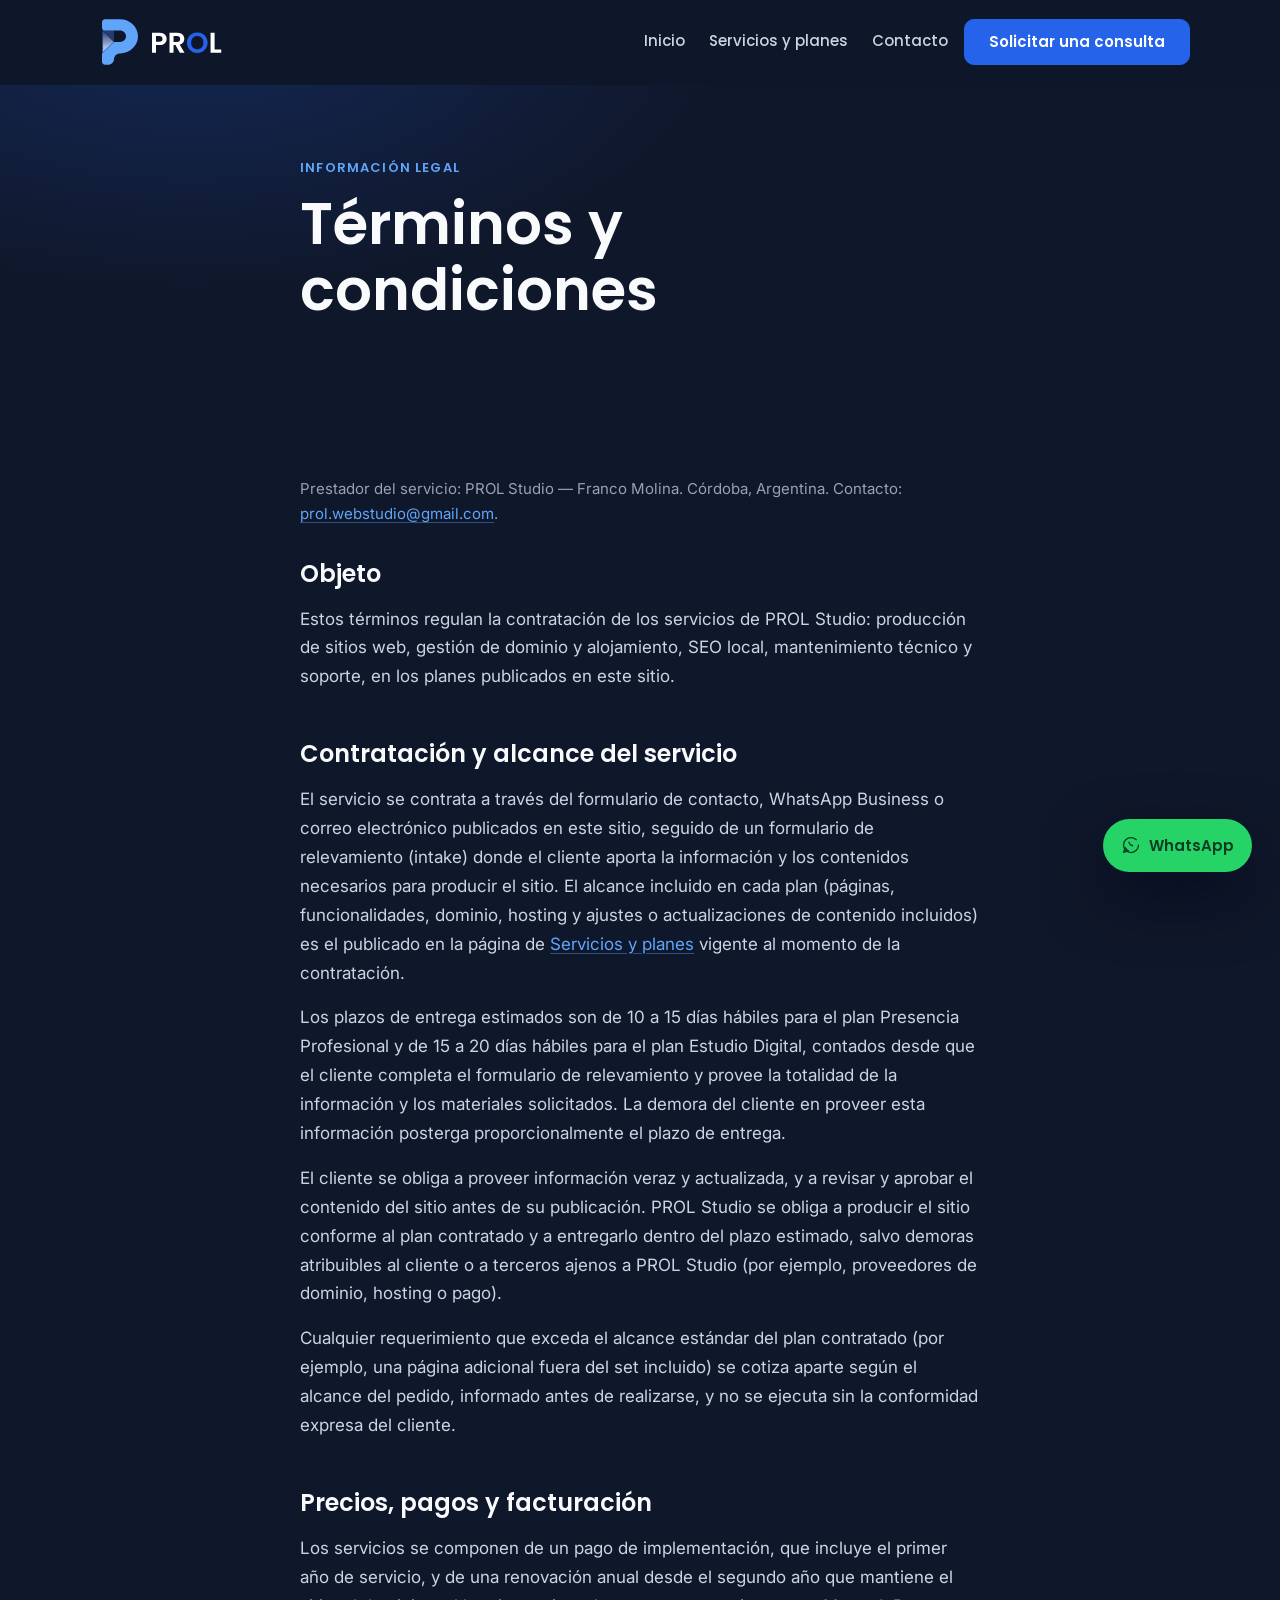
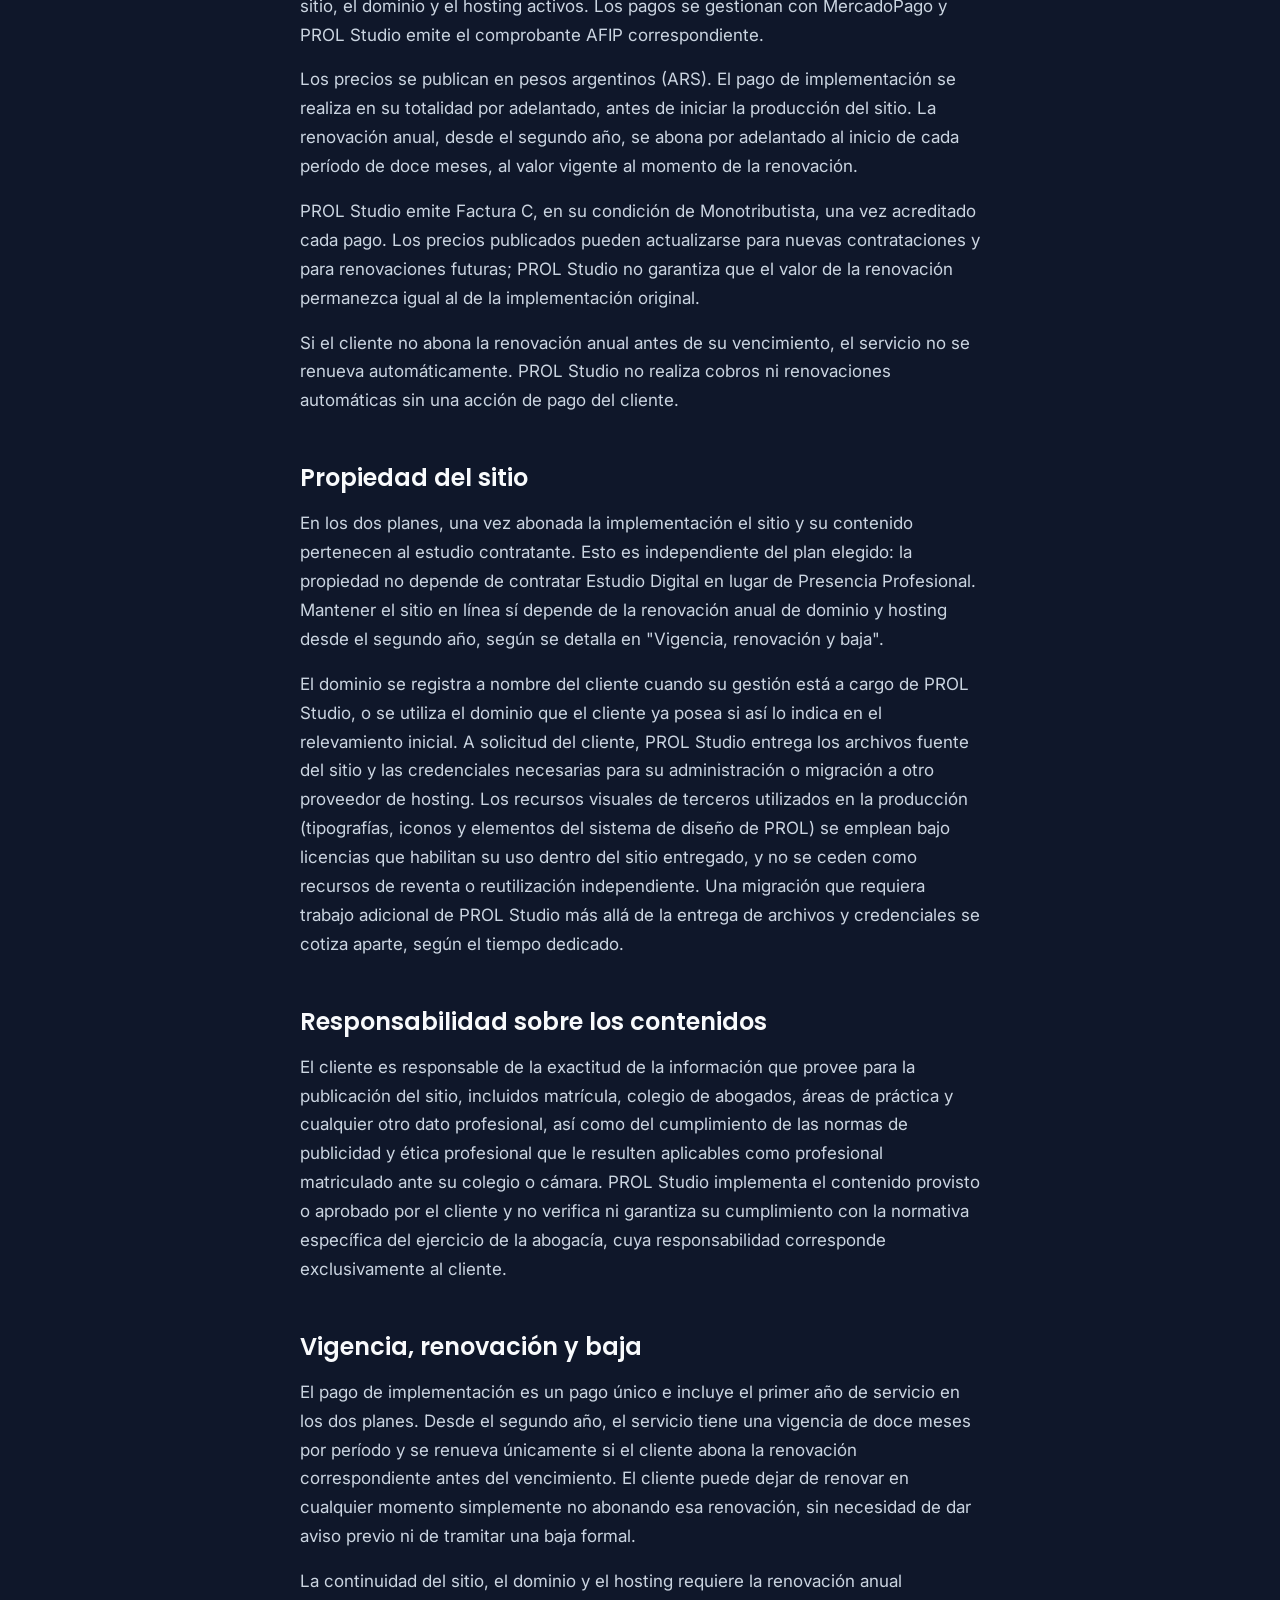
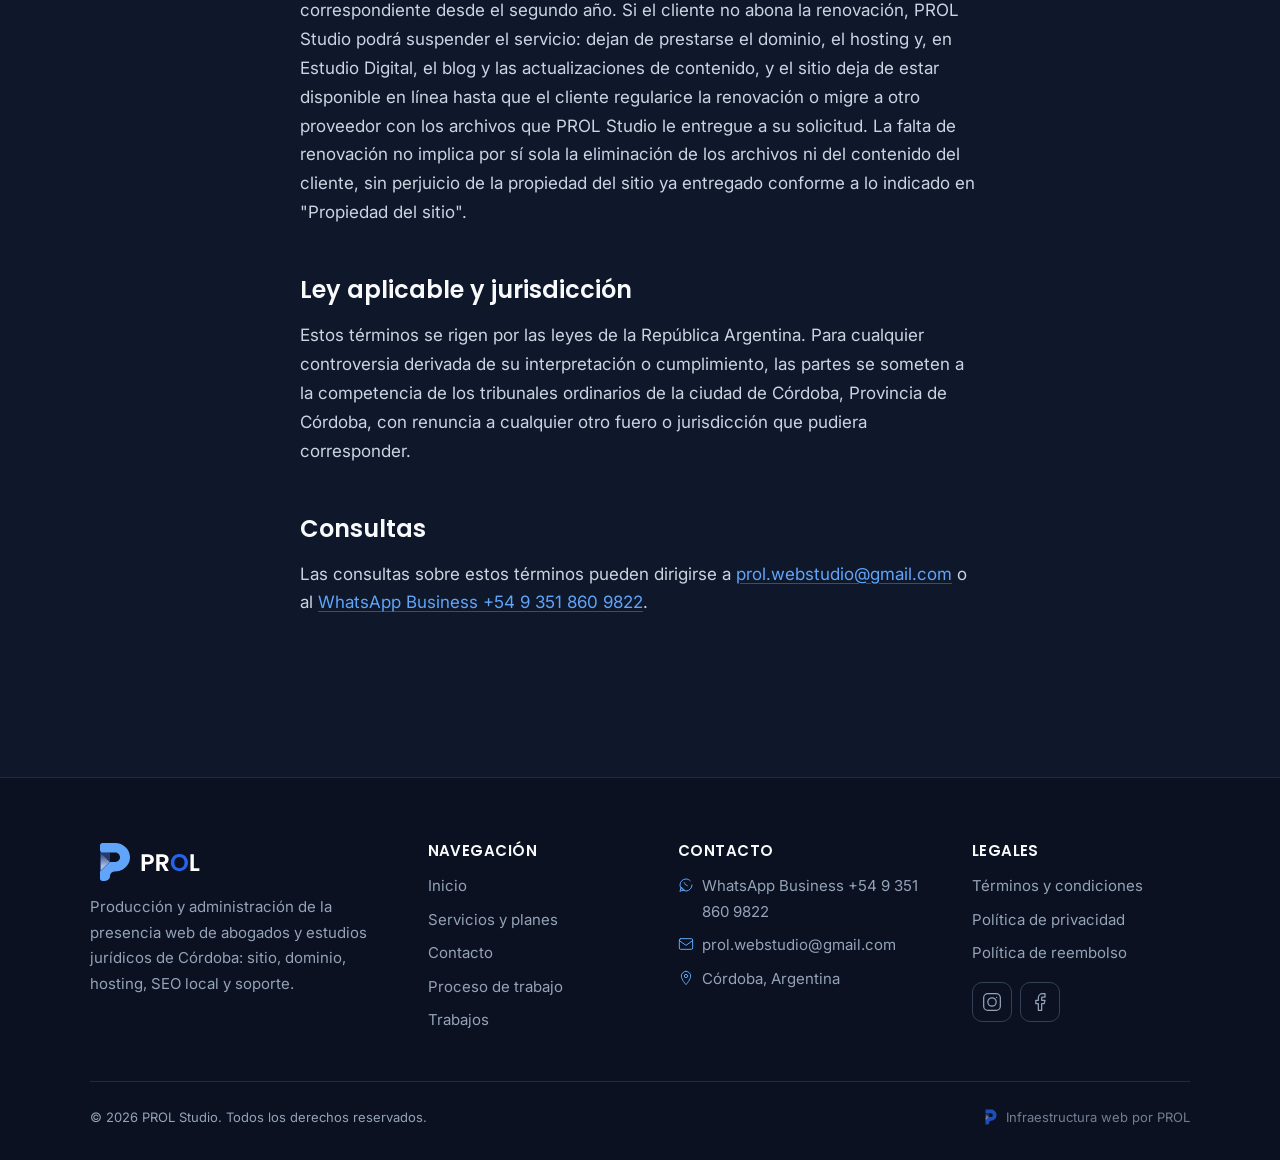
<file: terminos-y-condiciones.html>
<!DOCTYPE html>
<html lang="es-AR">
<head>
  <meta charset="UTF-8">
  <meta name="viewport" content="width=device-width, initial-scale=1">

  <title>Términos y condiciones | PROL Studio</title>
  <meta name="description" content="Términos y condiciones de contratación de los servicios de producción y administración de presencia web de PROL Studio, Córdoba, Argentina.">
  <link rel="canonical" href="https://prolstudio.com/terminos-y-condiciones.html">
  <meta name="robots" content="index, follow">

  <meta name="theme-color" content="#0F172A">
  <meta name="author" content="PROL Studio">

  <meta property="og:type" content="website">
  <meta property="og:site_name" content="PROL Studio">
  <meta property="og:locale" content="es_AR">
  <meta property="og:url" content="https://prolstudio.com/terminos-y-condiciones.html">
  <meta property="og:title" content="Términos y condiciones | PROL Studio">
  <meta property="og:description" content="Términos y condiciones de contratación de los servicios de producción y administración de presencia web de PROL Studio, Córdoba, Argentina.">
  <meta property="og:image" content="https://prolstudio.com/assets/images/og-image.jpg">

  <link rel="icon" href="assets/images/favicon.ico" sizes="any">
  <link rel="icon" href="assets/images/favicon.svg" type="image/svg+xml">
  <link rel="apple-touch-icon" href="assets/images/apple-touch-icon.png">
  <link rel="manifest" href="site.webmanifest">

  <link rel="preconnect" href="https://fonts.googleapis.com">
  <link rel="preconnect" href="https://fonts.gstatic.com" crossorigin>
  <link rel="stylesheet" href="https://fonts.googleapis.com/css2?family=Inter:wght@400;500;600&family=Poppins:wght@500;600;700&display=swap">
  <link rel="stylesheet" href="assets/css/styles.css">
</head>

<body>
  <a class="skip-link" href="#contenido-principal">Ir al contenido principal</a>

  <header class="site-header" data-site-header>
    <div class="container site-header__inner">
      <a class="site-brand" href="index.html" aria-label="PROL Studio — Inicio">
        <img class="site-brand__logo" src="assets/images/logo.svg" alt="PROL Studio" width="480" height="160">
      </a>

      <button class="nav-toggle" type="button" data-nav-toggle aria-expanded="false" aria-controls="navegacion-principal" hidden>
        <span class="icon icon-menu nav-toggle__icon-open" aria-hidden="true"></span>
        <span class="icon icon-close nav-toggle__icon-close" aria-hidden="true"></span>
        <span class="visually-hidden">Abrir o cerrar el menú de navegación</span>
      </button>

      <div class="header-actions" id="navegacion-principal" data-nav-panel>
        <nav class="site-nav" aria-label="Navegación principal">
          <ul class="site-nav__list">
            <li><a class="site-nav__link" href="index.html">Inicio</a></li>
            <li><a class="site-nav__link" href="servicios.html">Servicios y planes</a></li>
            <li><a class="site-nav__link" href="contacto.html">Contacto</a></li>
          </ul>
        </nav>
        <a class="button button--primary" href="contacto.html">Solicitar una consulta</a>
      </div>
    </div>
  </header>

  <main id="contenido-principal">

    <section class="page-header">
      <div class="container container--narrow">
        <span class="eyebrow">Información legal</span>
        <h1 class="page-header__title">Términos y condiciones</h1>
      </div>
    </section>

    <section class="section">
      <div class="container container--narrow legal-content">

        <p class="legal-content__meta">
          Prestador del servicio: PROL Studio — Franco Molina. Córdoba, Argentina.
          Contacto: <a href="mailto:prol.webstudio@gmail.com">prol.webstudio@gmail.com</a>.
        </p>

        <h2>Objeto</h2>
        <p>
          Estos términos regulan la contratación de los servicios de PROL Studio: producción de sitios web,
          gestión de dominio y alojamiento, SEO local, mantenimiento técnico y soporte, en los planes
          publicados en este sitio.
        </p>

        <h2>Contratación y alcance del servicio</h2>
        <p>
          El servicio se contrata a través del formulario de contacto, WhatsApp Business o correo electrónico
          publicados en este sitio, seguido de un formulario de relevamiento (intake) donde el cliente aporta la
          información y los contenidos necesarios para producir el sitio. El alcance incluido en cada plan
          (páginas, funcionalidades, dominio, hosting y ajustes o actualizaciones de contenido incluidos) es el
          publicado en la página de <a href="servicios.html">Servicios y planes</a> vigente al momento de la
          contratación.
        </p>
        <p>
          Los plazos de entrega estimados son de 10 a 15 días hábiles para el plan Presencia Profesional y de 15
          a 20 días hábiles para el plan Estudio Digital, contados desde que el cliente completa el formulario
          de relevamiento y provee la totalidad de la información y los materiales solicitados. La demora del
          cliente en proveer esta información posterga proporcionalmente el plazo de entrega.
        </p>
        <p>
          El cliente se obliga a proveer información veraz y actualizada, y a revisar y aprobar el contenido del
          sitio antes de su publicación. PROL Studio se obliga a producir el sitio conforme al plan contratado y
          a entregarlo dentro del plazo estimado, salvo demoras atribuibles al cliente o a terceros ajenos a
          PROL Studio (por ejemplo, proveedores de dominio, hosting o pago).
        </p>
        <p>
          Cualquier requerimiento que exceda el alcance estándar del plan contratado (por ejemplo, una página
          adicional fuera del set incluido) se cotiza aparte según el alcance del pedido, informado antes de
          realizarse, y no se ejecuta sin la conformidad expresa del cliente.
        </p>

        <h2>Precios, pagos y facturación</h2>
        <p>
          Los servicios se componen de un pago de implementación, que incluye el primer año de servicio, y de
          una renovación anual desde el segundo año que mantiene el sitio, el dominio y el hosting activos. Los
          pagos se gestionan con MercadoPago y PROL Studio emite el comprobante AFIP correspondiente.
        </p>
        <p>
          Los precios se publican en pesos argentinos (ARS). El pago de implementación se realiza en su
          totalidad por adelantado, antes de iniciar la producción del sitio. La renovación anual, desde el
          segundo año, se abona por adelantado al inicio de cada período de doce meses, al valor vigente al
          momento de la renovación.
        </p>
        <p>
          PROL Studio emite Factura C, en su condición de Monotributista, una vez acreditado cada pago. Los
          precios publicados pueden actualizarse para nuevas contrataciones y para renovaciones futuras; PROL
          Studio no garantiza que el valor de la renovación permanezca igual al de la implementación original.
        </p>
        <p>
          Si el cliente no abona la renovación anual antes de su vencimiento, el servicio no se renueva
          automáticamente. PROL Studio no realiza cobros ni renovaciones automáticas sin una acción de pago del
          cliente.
        </p>

        <h2>Propiedad del sitio</h2>
        <p>
          En los dos planes, una vez abonada la implementación el sitio y su contenido pertenecen al estudio
          contratante. Esto es independiente del plan elegido: la propiedad no depende de contratar Estudio
          Digital en lugar de Presencia Profesional. Mantener el sitio en línea sí depende de la renovación
          anual de dominio y hosting desde el segundo año, según se detalla en "Vigencia, renovación y baja".
        </p>
        <p>
          El dominio se registra a nombre del cliente cuando su gestión está a cargo de PROL Studio, o se
          utiliza el dominio que el cliente ya posea si así lo indica en el relevamiento inicial. A solicitud
          del cliente, PROL Studio entrega los archivos fuente del sitio y las credenciales necesarias para su
          administración o migración a otro proveedor de hosting. Los recursos visuales de terceros utilizados
          en la producción (tipografías, iconos y elementos del sistema de diseño de PROL) se emplean bajo
          licencias que habilitan su uso dentro del sitio entregado, y no se ceden como recursos de reventa o
          reutilización independiente. Una migración que requiera trabajo adicional de PROL Studio más allá de
          la entrega de archivos y credenciales se cotiza aparte, según el tiempo dedicado.
        </p>

        <h2>Responsabilidad sobre los contenidos</h2>
        <p>
          El cliente es responsable de la exactitud de la información que provee para la publicación del sitio,
          incluidos matrícula, colegio de abogados, áreas de práctica y cualquier otro dato profesional, así
          como del cumplimiento de las normas de publicidad y ética profesional que le resulten aplicables como
          profesional matriculado ante su colegio o cámara. PROL Studio implementa el contenido provisto o
          aprobado por el cliente y no verifica ni garantiza su cumplimiento con la normativa específica del
          ejercicio de la abogacía, cuya responsabilidad corresponde exclusivamente al cliente.
        </p>

        <h2>Vigencia, renovación y baja</h2>
        <p>
          El pago de implementación es un pago único e incluye el primer año de servicio en los dos planes.
          Desde el segundo año, el servicio tiene una vigencia de doce meses por período y se renueva
          únicamente si el cliente abona la renovación correspondiente antes del vencimiento. El cliente puede
          dejar de renovar en cualquier momento simplemente no abonando esa renovación, sin necesidad de dar
          aviso previo ni de tramitar una baja formal.
        </p>
        <p>
          La continuidad del sitio, el dominio y el hosting requiere la renovación anual correspondiente desde
          el segundo año. Si el cliente no abona la renovación, PROL Studio podrá suspender el servicio:
          dejan de prestarse el dominio, el hosting y, en Estudio Digital, el blog y las actualizaciones de
          contenido, y el sitio deja de estar disponible en línea hasta que el cliente regularice la renovación
          o migre a otro proveedor con los archivos que PROL Studio le entregue a su solicitud. La falta de
          renovación no implica por sí sola la eliminación de los archivos ni del contenido del cliente, sin
          perjuicio de la propiedad del sitio ya entregado conforme a lo indicado en "Propiedad del sitio".
        </p>

        <h2>Ley aplicable y jurisdicción</h2>
        <p>
          Estos términos se rigen por las leyes de la República Argentina. Para cualquier controversia derivada
          de su interpretación o cumplimiento, las partes se someten a la competencia de los tribunales
          ordinarios de la ciudad de Córdoba, Provincia de Córdoba, con renuncia a cualquier otro fuero o
          jurisdicción que pudiera corresponder.
        </p>

        <h2>Consultas</h2>
        <p>
          Las consultas sobre estos términos pueden dirigirse a
          <a href="mailto:prol.webstudio@gmail.com">prol.webstudio@gmail.com</a> o al
          <a href="https://wa.me/5493518609822" target="_blank" rel="noopener noreferrer">WhatsApp Business +54 9 351 860 9822</a>.
        </p>

      </div>
    </section>

  </main>

  <a class="floating-contact"
     href="https://wa.me/5493518609822?text=Hola%20PROL%20Studio%2C%20quiero%20consultar%20por%20la%20presencia%20web%20de%20mi%20estudio."
     target="_blank" rel="noopener noreferrer"
     aria-label="Escribir a PROL Studio por WhatsApp">
    <span class="icon icon-whatsapp" aria-hidden="true"></span>
    <span class="floating-contact__label">WhatsApp</span>
  </a>

  <footer class="site-footer">
    <div class="container">
      <div class="site-footer__grid">

        <div class="footer-group footer-brand">
          <a class="site-brand" href="index.html" aria-label="PROL Studio — Inicio">
            <img class="footer-brand__logo" src="assets/images/logo.svg" alt="PROL Studio" width="480" height="160">
          </a>
          <p class="footer-brand__text">
            Producción y administración de la presencia web de abogados y estudios jurídicos de Córdoba:
            sitio, dominio, hosting, SEO local y soporte.
          </p>
        </div>

        <nav class="footer-group" aria-label="Navegación del pie de página">
          <h2 class="footer-group__title">Navegación</h2>
          <ul class="footer-group__list">
            <li><a href="index.html">Inicio</a></li>
            <li><a href="servicios.html">Servicios y planes</a></li>
            <li><a href="contacto.html">Contacto</a></li>
            <li><a href="index.html#proceso">Proceso de trabajo</a></li>
            <li><a href="index.html#trabajos">Trabajos</a></li>
          </ul>
        </nav>

        <div class="footer-group">
          <h2 class="footer-group__title">Contacto</h2>
          <ul class="footer-group__list">
            <li class="footer-contact__item">
              <span class="icon icon--sm icon-whatsapp" aria-hidden="true"></span>
              <a href="https://wa.me/5493518609822" target="_blank" rel="noopener noreferrer">WhatsApp Business +54 9 351 860 9822</a>
            </li>
            <li class="footer-contact__item">
              <span class="icon icon--sm icon-email" aria-hidden="true"></span>
              <a href="mailto:prol.webstudio@gmail.com">prol.webstudio@gmail.com</a>
            </li>
            <li class="footer-contact__item">
              <span class="icon icon--sm icon-location" aria-hidden="true"></span>
              <span>Córdoba, Argentina</span>
            </li>
          </ul>
        </div>

        <div class="footer-group">
          <h2 class="footer-group__title">Legales</h2>
          <ul class="footer-group__list">
            <li><a href="terminos-y-condiciones.html">Términos y condiciones</a></li>
            <li><a href="politica-de-privacidad.html">Política de privacidad</a></li>
            <li><a href="politica-de-reembolso.html">Política de reembolso</a></li>
          </ul>

          <ul class="footer-social">
            <li>
              <a class="footer-social__link" href="https://www.instagram.com/prol.studio" target="_blank" rel="noopener noreferrer" aria-label="PROL Studio en Instagram">
                <span class="icon icon-instagram" aria-hidden="true"></span>
              </a>
            </li>
            <li>
              <a class="footer-social__link" href="https://www.facebook.com/profile.php?id=61592929361941" target="_blank" rel="noopener noreferrer" aria-label="PROL Studio en Facebook">
                <span class="icon icon-facebook" aria-hidden="true"></span>
              </a>
            </li>
          </ul>
        </div>

      </div>

      <div class="site-footer__bottom">
        <p class="site-footer__copyright">
          © <span data-current-year>2026</span> PROL Studio. Todos los derechos reservados.
        </p>

        <a class="prol-signature" href="https://prolstudio.com" target="_blank" rel="noopener noreferrer">
          <img class="prol-signature__isotipo" src="assets/images/isotipo.svg" alt="" width="380" height="480">
          <span>Infraestructura web por PROL</span>
        </a>
      </div>
    </div>
  </footer>

  <script src="assets/js/main.js" defer></script>
</body>
</html>
</file>
<file: assets/css/styles.css>
/* ==========================================================================
   PROL Studio — Hoja de estilos principal
   Sistema de diseño y componentes compartidos.
   Tema oscuro canónico (fondo navy, texto claro).
   ========================================================================== */

/* --------------------------------------------------------------------------
   1. Design tokens
   -------------------------------------------------------------------------- */

:root {
  /* Marca */
  --color-brand-primary: #2563EB;
  --color-brand-secondary: #60A5FA;
  --color-brand-accent: #93C5FD;
  --color-brand-deep: #263A6C;
  --color-brand-primary-strong: #1D4ED8;

  /* Superficies */
  --color-surface-base: #0F172A;
  --color-surface-raised: #16203A;
  --color-surface-elevated: #1E293B;
  --color-surface-overlay: rgba(15, 23, 42, 0.88);
  --color-surface-deep: #0B1120;

  /* Texto */
  --color-text-primary: #F8FAFC;
  --color-text-secondary: #CBD5E1;
  --color-text-muted: #94A3B8;
  --color-text-on-brand: #FFFFFF;
  --color-text-on-whatsapp: #0B3D22;

  /* Bordes y líneas */
  --color-border-subtle: rgba(148, 163, 184, 0.18);
  --color-border-strong: #334155;
  --color-border-brand: rgba(37, 99, 235, 0.45);

  /* Estados y canales */
  --color-focus-ring: #93C5FD;
  --color-whatsapp: #25D366;
  --color-whatsapp-strong: #1FB65B;
  --color-badge-featured: #FBBF24;
  --color-badge-featured-text: #1F1300;

  /* Tipografía */
  --font-heading: "Poppins", "Segoe UI", system-ui, -apple-system, sans-serif;
  --font-body: "Inter", "Segoe UI", system-ui, -apple-system, sans-serif;

  --font-size-xs: 0.8125rem;
  --font-size-sm: 0.9375rem;
  --font-size-base: 1rem;
  --font-size-md: 1.0625rem;
  --font-size-lg: 1.25rem;
  --font-size-xl: 1.5rem;
  --font-size-2xl: clamp(1.6rem, 1.2rem + 1.6vw, 2.15rem);
  --font-size-3xl: clamp(2rem, 1.4rem + 2.6vw, 3rem);
  --font-size-hero: clamp(2.25rem, 1.5rem + 3.4vw, 3.6rem);

  --font-weight-regular: 400;
  --font-weight-medium: 500;
  --font-weight-semibold: 600;
  --font-weight-bold: 700;

  --line-height-tight: 1.15;
  --line-height-heading: 1.25;
  --line-height-body: 1.7;

  --letter-spacing-eyebrow: 0.09em;

  /* Espaciado */
  --space-3xs: 0.25rem;
  --space-2xs: 0.5rem;
  --space-xs: 0.75rem;
  --space-sm: 1rem;
  --space-md: 1.5rem;
  --space-lg: 2rem;
  --space-xl: 3rem;
  --space-2xl: 4rem;

  --section-spacing-block: clamp(3.5rem, 2rem + 6vw, 6rem);

  /* Contenedores */
  --container-width: 1180px;
  --container-width-narrow: 760px;
  --container-gutter: clamp(1.25rem, 4vw, 2.5rem);

  /* Radios */
  --radius-sm: 6px;
  --radius-md: 10px;
  --radius-lg: 16px;
  --radius-xl: 24px;
  --radius-pill: 999px;

  /* Sombras */
  --shadow-md: 0 10px 30px rgba(2, 6, 23, 0.45);
  --shadow-lg: 0 24px 60px rgba(2, 6, 23, 0.55);

  /* Transiciones */
  --transition-fast: 140ms ease;
  --transition-base: 220ms ease;

  /* Iconografía */
  --icon-size-sm: 1rem;
  --icon-size-md: 1.25rem;
  --icon-size-lg: 1.5rem;

  /* Capas */
  --z-header: 100;
  --z-floating-contact: 80;
}

/* --------------------------------------------------------------------------
   2. Reset y bases
   -------------------------------------------------------------------------- */

*,
*::before,
*::after {
  box-sizing: border-box;
}

html {
  scroll-behavior: smooth;
  scroll-padding-top: 6rem;
  -webkit-text-size-adjust: 100%;
}

body {
  margin: 0;
  background-color: var(--color-surface-base);
  color: var(--color-text-secondary);
  font-family: var(--font-body);
  font-size: var(--font-size-md);
  line-height: var(--line-height-body);
  -webkit-font-smoothing: antialiased;
  text-rendering: optimizeLegibility;
}

h1, h2, h3, h4 {
  margin: 0 0 var(--space-sm);
  color: var(--color-text-primary);
  font-family: var(--font-heading);
  font-weight: var(--font-weight-semibold);
  line-height: var(--line-height-heading);
  text-wrap: balance;
}

h1 { font-size: var(--font-size-hero); line-height: var(--line-height-tight); }
h2 { font-size: var(--font-size-3xl); }
h3 { font-size: var(--font-size-lg); }
h4 { font-size: var(--font-size-base); }

p { margin: 0 0 var(--space-sm); }
p:last-child { margin-bottom: 0; }

a {
  color: var(--color-brand-secondary);
  text-decoration-color: rgba(96, 165, 250, 0.4);
  text-underline-offset: 3px;
  transition: color var(--transition-fast);
}

a:hover { color: var(--color-brand-accent); }

img, svg { max-width: 100%; height: auto; }

ul, ol { margin: 0 0 var(--space-sm); padding-left: 1.25rem; }

hr {
  border: 0;
  border-top: 1px solid var(--color-border-subtle);
  margin: var(--space-lg) 0;
}

:focus-visible {
  outline: 3px solid var(--color-focus-ring);
  outline-offset: 3px;
  border-radius: var(--radius-sm);
}

::selection {
  background-color: var(--color-brand-primary);
  color: var(--color-text-on-brand);
}

/* --------------------------------------------------------------------------
   3. Utilidades de layout
   -------------------------------------------------------------------------- */

.container {
  width: 100%;
  max-width: var(--container-width);
  margin-inline: auto;
  padding-inline: var(--container-gutter);
}

.container--narrow { max-width: var(--container-width-narrow); }

.section { padding-block: var(--section-spacing-block); }

.section--raised { background-color: var(--color-surface-raised); }

.section-header {
  max-width: 46rem;
  margin-bottom: var(--space-xl);
}

.eyebrow {
  display: block;
  margin-bottom: var(--space-xs);
  color: var(--color-brand-secondary);
  font-family: var(--font-heading);
  font-size: var(--font-size-xs);
  font-weight: var(--font-weight-semibold);
  letter-spacing: var(--letter-spacing-eyebrow);
  text-transform: uppercase;
}

.lead {
  color: var(--color-text-secondary);
  font-size: var(--font-size-lg);
  line-height: 1.6;
}

.section-action { margin-top: var(--space-lg); }

.skip-link {
  position: absolute;
  left: var(--space-sm);
  top: -100px;
  z-index: 999;
  padding: var(--space-2xs) var(--space-sm);
  background-color: var(--color-brand-primary);
  border-radius: var(--radius-sm);
  color: var(--color-text-on-brand);
  font-weight: var(--font-weight-medium);
  text-decoration: none;
  transition: top var(--transition-fast);
}

.skip-link:focus { top: var(--space-sm); color: var(--color-text-on-brand); }

.visually-hidden {
  position: absolute;
  width: 1px;
  height: 1px;
  margin: -1px;
  padding: 0;
  overflow: hidden;
  clip-path: inset(50%);
  white-space: nowrap;
  border: 0;
}

/* --------------------------------------------------------------------------
   4. Iconografía
   Los iconos provienen exclusivamente de la librería oficial en assets/icons/.
   Se referencian por archivo mediante CSS mask: no se duplica ni se regenera
   el marcado SVG, y cada referencia corresponde a un archivo existente.
   -------------------------------------------------------------------------- */

.icon {
  display: inline-block;
  flex: none;
  width: var(--icon-size-md);
  height: var(--icon-size-md);
  background-color: currentColor;
  -webkit-mask-position: center;
          mask-position: center;
  -webkit-mask-repeat: no-repeat;
          mask-repeat: no-repeat;
  -webkit-mask-size: contain;
          mask-size: contain;
}

.icon--sm { width: var(--icon-size-sm); height: var(--icon-size-sm); }

.icon-whatsapp      { -webkit-mask-image: url("../icons/communication/whatsapp.svg");  mask-image: url("../icons/communication/whatsapp.svg"); }
.icon-email         { -webkit-mask-image: url("../icons/communication/email.svg");     mask-image: url("../icons/communication/email.svg"); }
.icon-location      { -webkit-mask-image: url("../icons/communication/location.svg");  mask-image: url("../icons/communication/location.svg"); }
.icon-menu          { -webkit-mask-image: url("../icons/navigation/menu.svg");         mask-image: url("../icons/navigation/menu.svg"); }
.icon-close         { -webkit-mask-image: url("../icons/navigation/close.svg");        mask-image: url("../icons/navigation/close.svg"); }
.icon-chevron-down  { -webkit-mask-image: url("../icons/navigation/chevron-down.svg"); mask-image: url("../icons/navigation/chevron-down.svg"); }
.icon-arrow-right   { -webkit-mask-image: url("../icons/navigation/arrow-right.svg");  mask-image: url("../icons/navigation/arrow-right.svg"); }
.icon-search        { -webkit-mask-image: url("../icons/navigation/search.svg");       mask-image: url("../icons/navigation/search.svg"); }
.icon-check         { -webkit-mask-image: url("../icons/ui/check.svg");                mask-image: url("../icons/ui/check.svg"); }
.icon-info          { -webkit-mask-image: url("../icons/ui/info.svg");                 mask-image: url("../icons/ui/info.svg"); }
.icon-external-link { -webkit-mask-image: url("../icons/ui/external-link.svg");        mask-image: url("../icons/ui/external-link.svg"); }
.icon-briefcase     { -webkit-mask-image: url("../icons/business/briefcase.svg");      mask-image: url("../icons/business/briefcase.svg"); }
.icon-building      { -webkit-mask-image: url("../icons/business/building.svg");       mask-image: url("../icons/business/building.svg"); }
.icon-office        { -webkit-mask-image: url("../icons/business/office.svg");         mask-image: url("../icons/business/office.svg"); }
.icon-settings      { -webkit-mask-image: url("../icons/business/settings.svg");       mask-image: url("../icons/business/settings.svg"); }
.icon-support       { -webkit-mask-image: url("../icons/business/support.svg");        mask-image: url("../icons/business/support.svg"); }
.icon-user          { -webkit-mask-image: url("../icons/business/user.svg");           mask-image: url("../icons/business/user.svg"); }
.icon-shield        { -webkit-mask-image: url("../icons/security/shield.svg");         mask-image: url("../icons/security/shield.svg"); }
.icon-verified      { -webkit-mask-image: url("../icons/security/verified.svg");       mask-image: url("../icons/security/verified.svg"); }
.icon-document      { -webkit-mask-image: url("../icons/documents/document.svg");      mask-image: url("../icons/documents/document.svg"); }
.icon-wallet        { -webkit-mask-image: url("../icons/payments/wallet.svg");         mask-image: url("../icons/payments/wallet.svg"); }
.icon-instagram     { -webkit-mask-image: url("../icons/social/instagram.svg");        mask-image: url("../icons/social/instagram.svg"); }
.icon-facebook      { -webkit-mask-image: url("../icons/social/facebook.svg");         mask-image: url("../icons/social/facebook.svg"); }

/* --------------------------------------------------------------------------
   5. Botones
   -------------------------------------------------------------------------- */

.button {
  display: inline-flex;
  align-items: center;
  justify-content: center;
  gap: var(--space-2xs);
  padding: 0.8125rem 1.5rem;
  border: 1px solid transparent;
  border-radius: var(--radius-md);
  font-family: var(--font-heading);
  font-size: var(--font-size-sm);
  font-weight: var(--font-weight-semibold);
  line-height: 1.2;
  text-align: center;
  text-decoration: none;
  cursor: pointer;
  transition: background-color var(--transition-base),
              border-color var(--transition-base),
              color var(--transition-base),
              transform var(--transition-fast);
}

.button:active { transform: translateY(1px); }

.button--primary {
  background-color: var(--color-brand-primary);
  border-color: var(--color-brand-primary);
  color: var(--color-text-on-brand);
}

.button--primary:hover {
  background-color: var(--color-brand-primary-strong);
  border-color: var(--color-brand-primary-strong);
  color: var(--color-text-on-brand);
}

.button--secondary {
  background-color: transparent;
  border-color: var(--color-border-strong);
  color: var(--color-text-primary);
}

.button--secondary:hover {
  border-color: var(--color-brand-secondary);
  color: var(--color-brand-accent);
}

.button--tertiary {
  padding-inline: 0;
  background: none;
  border: 0;
  color: var(--color-brand-secondary);
}

.button--tertiary:hover { color: var(--color-brand-accent); }

.button--full { width: 100%; }

.button--pill { border-radius: var(--radius-pill); }

.button--invert {
  background-color: var(--color-text-on-brand);
  border-color: var(--color-text-on-brand);
  color: var(--color-brand-primary-strong);
}

.button--invert:hover {
  background-color: #E2E8F0;
  border-color: #E2E8F0;
  color: var(--color-brand-primary-strong);
}

.button--whatsapp {
  background-color: var(--color-whatsapp);
  border-color: var(--color-whatsapp);
  color: var(--color-text-on-whatsapp);
}

.button--whatsapp:hover {
  background-color: var(--color-whatsapp-strong);
  border-color: var(--color-whatsapp-strong);
  color: var(--color-text-on-whatsapp);
}

/* --------------------------------------------------------------------------
   6. Encabezado y navegación
   -------------------------------------------------------------------------- */

.site-header {
  position: sticky;
  top: 0;
  z-index: var(--z-header);
  background-color: var(--color-surface-overlay);
  border-bottom: 1px solid transparent;
  -webkit-backdrop-filter: blur(12px);
          backdrop-filter: blur(12px);
  transition: background-color var(--transition-base),
              border-color var(--transition-base),
              box-shadow var(--transition-base);
}

.site-header.is-scrolled {
  background-color: rgba(15, 23, 42, 0.97);
  border-bottom-color: var(--color-border-subtle);
  box-shadow: var(--shadow-md);
}

.site-header__inner {
  display: flex;
  flex-wrap: wrap;
  align-items: center;
  justify-content: space-between;
  gap: var(--space-md);
  min-height: 5.25rem;
  padding-block: var(--space-xs);
}

.site-brand {
  display: inline-flex;
  align-items: center;
  flex: none;
  border-radius: var(--radius-sm);
  line-height: 0;
}

.site-brand__logo {
  width: auto;
  height: 3rem;
}

.nav-toggle {
  display: inline-flex;
  align-items: center;
  justify-content: center;
  width: 2.75rem;
  height: 2.75rem;
  padding: 0;
  background-color: transparent;
  border: 1px solid var(--color-border-strong);
  border-radius: var(--radius-md);
  color: var(--color-text-primary);
  cursor: pointer;
  transition: border-color var(--transition-fast), color var(--transition-fast);
}

.nav-toggle:hover { border-color: var(--color-brand-secondary); color: var(--color-brand-accent); }

.nav-toggle[hidden] { display: none; }

.nav-toggle__icon-close,
.nav-toggle[aria-expanded="true"] .nav-toggle__icon-open { display: none; }

.nav-toggle[aria-expanded="true"] .nav-toggle__icon-close { display: inline-block; }

.header-actions {
  display: flex;
  align-items: center;
  gap: var(--space-sm);
}

.site-nav__list {
  display: flex;
  flex-wrap: wrap;
  align-items: center;
  gap: var(--space-xs) var(--space-md);
  margin: 0;
  padding: 0;
  list-style: none;
}

.site-nav__link {
  display: inline-block;
  padding-block: var(--space-3xs);
  color: var(--color-text-secondary);
  font-family: var(--font-heading);
  font-size: var(--font-size-sm);
  font-weight: var(--font-weight-medium);
  text-decoration: none;
  border-bottom: 2px solid transparent;
  transition: color var(--transition-fast), border-color var(--transition-fast);
}

.site-nav__link:hover { color: var(--color-text-primary); }

.site-nav__link[aria-current="page"] {
  color: var(--color-text-primary);
  border-bottom-color: var(--color-brand-primary);
}

/* Mejora progresiva: sin JavaScript la navegación permanece visible y usable.
   main.js agrega data-nav="enhanced" únicamente cuando JS está disponible. */
@media (max-width: 60rem) {
  .site-header[data-nav="enhanced"] .header-actions {
    display: none;
    order: 3;
    flex-direction: column;
    align-items: stretch;
    width: 100%;
    padding-block: var(--space-sm) var(--space-md);
    border-top: 1px solid var(--color-border-subtle);
  }

  .site-header[data-nav="enhanced"] .header-actions.is-open { display: flex; }

  .site-header[data-nav="enhanced"] .site-nav__list {
    flex-direction: column;
    align-items: stretch;
    gap: 0;
  }

  .site-header[data-nav="enhanced"] .site-nav__link {
    padding-block: var(--space-xs);
    border-bottom: 1px solid var(--color-border-subtle);
  }

  .site-header[data-nav="enhanced"] .site-nav__link[aria-current="page"] {
    border-bottom-color: var(--color-border-subtle);
    color: var(--color-brand-accent);
  }
}

@media (min-width: 60.0625rem) {
  .nav-toggle { display: none; }
}

/* --------------------------------------------------------------------------
   7. Hero
   -------------------------------------------------------------------------- */

.hero {
  position: relative;
  overflow: hidden;
  padding-block: clamp(3rem, 1.5rem + 7vw, 6rem) clamp(3.5rem, 2rem + 7vw, 6.5rem);
  background:
    radial-gradient(60rem 32rem at 12% -10%, rgba(37, 99, 235, 0.28), transparent 65%),
    radial-gradient(48rem 28rem at 92% 6%, rgba(38, 58, 108, 0.42), transparent 70%),
    var(--color-surface-base);
}

.hero__inner {
  display: grid;
  gap: clamp(2.5rem, 1rem + 5vw, 4rem);
  align-items: start;
}

.hero__content { max-width: 38rem; }

.hero__title { margin-bottom: var(--space-md); }

.hero__title-accent { color: var(--color-brand-secondary); }

.hero__description {
  margin-bottom: var(--space-lg);
  font-size: var(--font-size-lg);
  line-height: 1.65;
}

.hero__actions {
  display: flex;
  flex-wrap: wrap;
  gap: var(--space-sm);
  margin-bottom: var(--space-lg);
}

.hero__highlights {
  display: flex;
  flex-wrap: wrap;
  gap: var(--space-2xs) var(--space-md);
  margin: 0;
  padding: 0;
  list-style: none;
  color: var(--color-text-muted);
  font-size: var(--font-size-sm);
}

.hero__highlight {
  display: inline-flex;
  align-items: center;
  gap: var(--space-3xs);
}

.hero__highlight .icon { color: var(--color-brand-secondary); }

.hero__figure {
  position: relative;
  margin: 0;
  margin-top: clamp(1.75rem, 1.2rem + 1.5vw, 2.5rem);
}

.hero__figure::before {
  content: "";
  position: absolute;
  inset: -3rem -2.5rem;
  z-index: -1;
  background: radial-gradient(closest-side, rgba(37, 99, 235, 0.32), transparent 70%);
  filter: blur(2.5rem);
}

.hero__browser {
  position: relative;
  border: 1px solid var(--color-border-strong);
  border-radius: var(--radius-lg);
  box-shadow: var(--shadow-lg);
  overflow: hidden;
  background-color: var(--color-surface-elevated);
}

.hero__browser-bar {
  display: flex;
  align-items: center;
  gap: var(--space-sm);
  padding: var(--space-xs) var(--space-sm);
  background-color: var(--color-surface-raised);
  border-bottom: 1px solid var(--color-border-subtle);
}

.hero__browser-dots {
  display: inline-flex;
  gap: 0.35rem;
}

.hero__browser-dots span {
  width: 0.55rem;
  height: 0.55rem;
  border-radius: 50%;
  background-color: var(--color-border-strong);
}

.hero__browser-url {
  padding: 0.2rem 0.75rem;
  background-color: var(--color-surface-base);
  border-radius: var(--radius-pill);
  color: var(--color-text-muted);
  font-family: var(--font-body);
  font-size: var(--font-size-xs);
}

.hero__browser-content {
  padding: var(--space-xl) var(--space-lg);
  display: grid;
  gap: var(--space-lg);
}

.hero__mock-header {
  display: flex;
  align-items: center;
  justify-content: space-between;
}

.hero__mock-logo {
  width: 4.5rem;
  height: 0.6rem;
  border-radius: var(--radius-pill);
  background-color: var(--color-brand-secondary);
  opacity: 0.7;
}

.hero__mock-nav {
  width: 6rem;
  height: 0.5rem;
  border-radius: var(--radius-pill);
  background-color: var(--color-border-strong);
}

.hero__mock-hero { display: grid; gap: var(--space-2xs); }

.hero__mock-line {
  display: block;
  height: 0.6rem;
  border-radius: var(--radius-pill);
  background-color: var(--color-border-strong);
}

.hero__mock-line--title {
  width: 80%;
  height: 0.9rem;
  background-color: var(--color-text-secondary);
  opacity: 0.5;
}

.hero__mock-line--short { width: 45%; }

.hero__mock-cards {
  display: grid;
  grid-template-columns: repeat(3, 1fr);
  gap: var(--space-xs);
}

.hero__mock-card {
  display: block;
  height: 3.75rem;
  border-radius: var(--radius-md);
  background-color: var(--color-surface-raised);
  border: 1px solid var(--color-border-subtle);
}

.hero__mock-cta {
  width: 40%;
  height: 1.1rem;
  border-radius: var(--radius-pill);
  background-color: var(--color-brand-secondary);
  opacity: 0.85;
}

.hero__floating-cards {
  position: absolute;
  right: -1rem;
  bottom: -1.5rem;
  display: grid;
  gap: var(--space-xs);
  max-width: 15rem;
}

.hero__floating-card {
  display: flex;
  align-items: center;
  gap: var(--space-xs);
  padding: var(--space-xs) var(--space-sm);
  background-color: var(--color-surface-elevated);
  border: 1px solid var(--color-border-subtle);
  border-radius: var(--radius-md);
  box-shadow: var(--shadow-md);
}

.hero__floating-card-icon {
  display: inline-flex;
  align-items: center;
  justify-content: center;
  width: 2rem;
  height: 2rem;
  flex: none;
  background-color: rgba(37, 99, 235, 0.16);
  border-radius: var(--radius-md);
  color: var(--color-brand-secondary);
}

.hero__floating-card-text {
  display: grid;
  font-size: var(--font-size-xs);
  line-height: 1.3;
}

.hero__floating-card-text strong {
  color: var(--color-text-primary);
  font-family: var(--font-heading);
  font-size: var(--font-size-sm);
}

.hero__floating-card-text span { color: var(--color-text-muted); }

@media (max-width: 40rem) {
  .hero__floating-cards {
    position: static;
    margin-top: var(--space-sm);
    max-width: none;
  }
}

@media (min-width: 62rem) {
  .hero__inner { grid-template-columns: minmax(0, 1.05fr) minmax(0, 1fr); }
}

/* --------------------------------------------------------------------------
   8. Tarjetas
   -------------------------------------------------------------------------- */

.card-grid {
  display: grid;
  gap: var(--space-md);
  grid-template-columns: repeat(auto-fit, minmax(min(100%, 17rem), 1fr));
}

.card-grid--wide {
  grid-template-columns: repeat(auto-fit, minmax(min(100%, 20rem), 1fr));
}

.card-grid--2up {
  grid-template-columns: 1fr;
}

@media (min-width: 40rem) {
  .card-grid--2up {
    grid-template-columns: repeat(2, 1fr);
  }
}

.card {
  display: flex;
  flex-direction: column;
  padding: var(--space-md);
  background-color: var(--color-surface-elevated);
  border: 1px solid var(--color-border-subtle);
  border-radius: var(--radius-lg);
  transition: border-color var(--transition-base), transform var(--transition-base);
}

.card:hover { border-color: var(--color-border-brand); transform: translateY(-2px); }

.card__icon {
  display: inline-flex;
  align-items: center;
  justify-content: center;
  width: 2.75rem;
  height: 2.75rem;
  margin-bottom: var(--space-sm);
  background-color: rgba(37, 99, 235, 0.16);
  border: 1px solid var(--color-border-brand);
  border-radius: var(--radius-md);
  color: var(--color-brand-secondary);
}

.card__title { margin-bottom: var(--space-3xs); }

.card__text { color: var(--color-text-secondary); font-size: var(--font-size-base); }

/* --------------------------------------------------------------------------
   9. Proceso
   -------------------------------------------------------------------------- */

.process-list {
  position: relative;
  display: grid;
  gap: var(--space-xl) var(--space-md);
  margin: 0;
  padding: 0;
  list-style: none;
  counter-reset: process;
  grid-template-columns: repeat(auto-fit, minmax(min(100%, 14rem), 1fr));
}

.process-step {
  position: relative;
  z-index: 1;
  counter-increment: process;
}

.process-step__number {
  position: relative;
  z-index: 1;
  display: flex;
  align-items: center;
  justify-content: center;
  width: 2.75rem;
  height: 2.75rem;
  margin-bottom: var(--space-sm);
  border: 2px solid var(--color-border-strong);
  border-radius: 50%;
  background-color: var(--color-surface-base);
  color: var(--color-brand-secondary);
  font-family: var(--font-heading);
  font-size: var(--font-size-base);
  font-weight: var(--font-weight-bold);
}

.process-step__number::before { content: counter(process, decimal-leading-zero); }

.process-step--active .process-step__number {
  background-color: var(--color-brand-primary);
  border-color: var(--color-brand-primary);
  color: var(--color-text-on-brand);
  box-shadow: 0 0 0 6px rgba(37, 99, 235, 0.18);
}

.process-step__title { margin-bottom: var(--space-3xs); }

.process-step__text { font-size: var(--font-size-base); }

.process-step__tag {
  display: inline-block;
  margin-top: var(--space-sm);
  padding: 0.25rem 0.75rem;
  background-color: rgba(37, 99, 235, 0.16);
  border-radius: var(--radius-pill);
  color: var(--color-brand-secondary);
  font-family: var(--font-heading);
  font-size: var(--font-size-xs);
  font-weight: var(--font-weight-semibold);
  letter-spacing: 0.04em;
}

/* Línea conectora entre los círculos: solo cuando los 4 pasos entran en una
   sola fila, para que quede alineada con el centro de los círculos. */
@media (min-width: 62rem) {
  .process-list {
    grid-template-columns: repeat(4, 1fr);
  }

  .process-list::before {
    content: "";
    position: absolute;
    top: calc(2.75rem / 2);
    left: calc(2.75rem / 2);
    right: calc(2.75rem / 2);
    height: 1px;
    background-color: var(--color-border-subtle);
    z-index: 0;
  }
}

/* --------------------------------------------------------------------------
   10. Portfolio
   -------------------------------------------------------------------------- */

.portfolio-grid {
  display: grid;
  gap: var(--space-lg);
  grid-template-columns: repeat(auto-fit, minmax(min(100%, 20rem), 1fr));
}

.portfolio-card {
  display: flex;
  flex-direction: column;
  background-color: var(--color-surface-elevated);
  border: 1px solid var(--color-border-subtle);
  border-radius: var(--radius-xl);
  overflow: hidden;
  box-shadow: var(--shadow-md);
}

.portfolio-card__thumb {
  position: relative;
  overflow: hidden;
  border-bottom: 1px solid var(--color-border-subtle);
}

.portfolio-card__thumb-link {
  display: block;
  position: relative;
}

.portfolio-card__thumb-link img {
  display: block;
  width: 100%;
  height: auto;
  aspect-ratio: 16 / 9;
  object-fit: cover;
  transition: transform 0.2s ease;
}

.portfolio-card__thumb-link:hover img,
.portfolio-card__thumb-link:focus-visible img {
  transform: scale(1.03);
}

.portfolio-card__thumb-badge {
  position: absolute;
  top: var(--space-sm);
  right: var(--space-sm);
  padding: 0.2rem 0.6rem;
  background-color: var(--color-surface-elevated);
  border: 1px solid var(--color-border-subtle);
  border-radius: var(--radius-pill);
  color: var(--color-text-muted);
  font-size: var(--font-size-xs);
  font-weight: var(--font-weight-semibold);
  pointer-events: none;
}

.portfolio-card__body {
  display: grid;
  gap: var(--space-2xs);
  padding: var(--space-md);
}

.portfolio-card__lawyer {
  display: flex;
  align-items: center;
  gap: var(--space-2xs);
  color: var(--color-text-muted);
  font-size: var(--font-size-sm);
}

.portfolio-card__lawyer .icon { color: var(--color-brand-secondary); flex: none; }

.portfolio-card__tags {
  display: flex;
  flex-wrap: wrap;
  gap: var(--space-2xs);
  margin: var(--space-2xs) 0 0;
  padding: 0;
  list-style: none;
}

.portfolio-card__tags li {
  padding: 0.2rem 0.65rem;
  background-color: rgba(37, 99, 235, 0.1);
  border-radius: var(--radius-pill);
  color: var(--color-brand-secondary);
  font-size: var(--font-size-xs);
  font-weight: var(--font-weight-semibold);
}

.portfolio-item__meta {
  margin-bottom: var(--space-2xs);
  color: var(--color-text-muted);
  font-size: var(--font-size-sm);
}

.portfolio-item__actions {
  display: flex;
  flex-wrap: wrap;
  gap: var(--space-sm);
  margin-top: var(--space-md);
}

.info-note {
  display: grid;
  grid-template-columns: auto 1fr;
  gap: var(--space-xs);
  max-width: 46rem;
  margin-top: var(--space-md);
  padding: var(--space-sm) var(--space-md);
  background-color: var(--color-surface-raised);
  border: 1px solid var(--color-border-subtle);
  border-radius: var(--radius-md);
  color: var(--color-text-muted);
  font-size: var(--font-size-sm);
}

.info-note .icon { margin-top: 0.2rem; color: var(--color-brand-secondary); }

/* --------------------------------------------------------------------------
   11. Planes
   -------------------------------------------------------------------------- */

.plan-grid {
  display: grid;
  gap: var(--space-md);
  align-items: stretch;
  grid-template-columns: repeat(auto-fit, minmax(min(100%, 19rem), 1fr));
}

.plan {
  display: flex;
  flex-direction: column;
  padding: var(--space-lg) var(--space-md);
  background-color: var(--color-surface-elevated);
  border: 1px solid var(--color-border-subtle);
  border-radius: var(--radius-lg);
}

.plan--featured {
  background-color: var(--color-surface-raised);
  border-color: var(--color-border-brand);
  box-shadow: var(--shadow-md);
}

.plan__badge {
  align-self: flex-start;
  margin-bottom: var(--space-2xs);
  padding: 0.2rem 0.6rem;
  background-color: rgba(37, 99, 235, 0.18);
  border: 1px solid var(--color-border-brand);
  border-radius: var(--radius-pill);
  color: var(--color-brand-accent);
  font-family: var(--font-heading);
  font-size: var(--font-size-xs);
  font-weight: var(--font-weight-semibold);
  letter-spacing: 0.04em;
  text-transform: uppercase;
}

.plan__badge--muted {
  background-color: rgba(148, 163, 184, 0.12);
  border-color: var(--color-border-strong);
  color: var(--color-text-muted);
}

.plan__title { margin-bottom: var(--space-3xs); }

.plan__summary { color: var(--color-text-muted); font-size: var(--font-size-sm); }

.plan__price {
  display: flex;
  flex-wrap: wrap;
  align-items: baseline;
  gap: var(--space-3xs) var(--space-2xs);
  margin-top: var(--space-sm);
  margin-bottom: var(--space-3xs);
  padding-top: var(--space-sm);
  border-top: 1px solid var(--color-border-subtle);
  color: var(--color-text-primary);
  font-family: var(--font-heading);
  font-size: var(--font-size-xl);
  font-weight: var(--font-weight-semibold);
}

.plan__price-note {
  color: var(--color-text-muted);
  font-family: var(--font-body);
  font-size: var(--font-size-sm);
  font-weight: var(--font-weight-regular);
}

.plan__features {
  flex: 1;
  margin: 0 0 var(--space-md);
  padding: 0;
  list-style: none;
  display: grid;
  gap: var(--space-2xs);
  align-content: start;
  font-size: var(--font-size-base);
}

.plan__feature {
  display: grid;
  grid-template-columns: auto 1fr;
  gap: var(--space-2xs);
  align-items: start;
}

.plan__feature .icon { margin-top: 0.35rem; color: var(--color-brand-secondary); }

.plan__ownership {
  display: grid;
  grid-template-columns: auto 1fr;
  gap: var(--space-2xs);
  margin-bottom: var(--space-md);
  padding: var(--space-2xs) var(--space-xs);
  background-color: rgba(37, 99, 235, 0.1);
  border-left: 3px solid var(--color-brand-primary);
  border-radius: var(--radius-sm);
  color: var(--color-text-secondary);
  font-size: var(--font-size-sm);
}

.plan__ownership .icon { margin-top: 0.2rem; color: var(--color-brand-secondary); }

.plan__status {
  margin-top: auto;
  padding-top: var(--space-2xs);
  border-top: 1px solid var(--color-border-subtle);
  color: var(--color-text-muted);
  font-size: var(--font-size-sm);
}

/* --------------------------------------------------------------------------
   11b. Tarjetas de precio (planes del rubro legal)
   -------------------------------------------------------------------------- */

.pricing-cards {
  display: grid;
  gap: var(--space-lg);
  grid-template-columns: repeat(auto-fit, minmax(min(100%, 20rem), 1fr));
  align-items: start;
}

.pricing-card {
  position: relative;
  display: flex;
  flex-direction: column;
  padding: var(--space-lg);
  background-color: var(--color-surface-elevated);
  border-radius: var(--radius-xl);
}

.pricing-card--featured {
  margin-top: var(--space-md);
  background-color: var(--color-brand-primary);
}

.pricing-card__badge {
  position: absolute;
  top: calc(-1 * var(--space-sm));
  left: 50%;
  transform: translateX(-50%);
  padding: 0.3rem 0.9rem;
  background-color: var(--color-badge-featured);
  border-radius: var(--radius-pill);
  color: var(--color-badge-featured-text);
  font-family: var(--font-heading);
  font-size: var(--font-size-xs);
  font-weight: var(--font-weight-bold);
  letter-spacing: 0.04em;
  text-transform: uppercase;
  white-space: nowrap;
}

.pricing-card__name {
  margin-bottom: var(--space-2xs);
  color: var(--color-text-muted);
  font-family: var(--font-heading);
  font-size: var(--font-size-sm);
  font-weight: var(--font-weight-bold);
  letter-spacing: var(--letter-spacing-eyebrow);
  text-transform: uppercase;
}

.pricing-card--featured .pricing-card__name { color: var(--color-text-on-brand); }

.pricing-card__summary {
  margin-bottom: var(--space-md);
  color: var(--color-text-secondary);
  font-size: var(--font-size-sm);
}

.pricing-card--featured .pricing-card__summary { color: rgba(255, 255, 255, 0.85); }

.pricing-card__price {
  display: flex;
  align-items: baseline;
  flex-wrap: wrap;
  gap: var(--space-3xs) var(--space-2xs);
  color: var(--color-text-primary);
  font-family: var(--font-heading);
  font-size: var(--font-size-2xl);
  font-weight: var(--font-weight-bold);
}

.pricing-card--featured .pricing-card__price { color: var(--color-text-on-brand); }

.pricing-card__price-note {
  color: var(--color-text-muted);
  font-size: var(--font-size-sm);
  font-weight: var(--font-weight-regular);
}

.pricing-card--featured .pricing-card__price-note { color: rgba(255, 255, 255, 0.75); }

.pricing-card__recurring {
  margin-top: var(--space-3xs);
  color: var(--color-text-muted);
  font-size: var(--font-size-sm);
}

.pricing-card--featured .pricing-card__recurring {
  color: var(--color-text-on-brand);
  font-weight: var(--font-weight-semibold);
}

.pricing-card__divider {
  margin-block: var(--space-md);
  border: none;
  border-top: 1px solid var(--color-border-subtle);
}

.pricing-card--featured .pricing-card__divider { border-top-color: rgba(255, 255, 255, 0.25); }

.pricing-card__features {
  flex: 1;
  margin: 0 0 var(--space-lg);
  padding: 0;
  list-style: none;
  display: grid;
  gap: var(--space-sm);
  font-size: var(--font-size-sm);
}

.pricing-card__feature {
  display: grid;
  grid-template-columns: auto 1fr;
  gap: var(--space-2xs);
  align-items: start;
  color: var(--color-text-secondary);
}

.pricing-card--featured .pricing-card__feature { color: var(--color-text-on-brand); }

.pricing-card__feature .icon { margin-top: 0.15rem; color: var(--color-brand-secondary); }

.pricing-card--featured .pricing-card__feature .icon { color: var(--color-text-on-brand); }

.pricing-card__feature--muted { color: var(--color-text-muted); }

.pricing-card--featured .pricing-card__feature--muted { color: rgba(255, 255, 255, 0.6); }

.pricing-card__feature--muted .icon { color: var(--color-text-muted); }

.pricing-card--featured .pricing-card__feature--muted .icon { color: rgba(255, 255, 255, 0.6); }

/* --------------------------------------------------------------------------
   12. Preguntas frecuentes
   -------------------------------------------------------------------------- */

.faq-list {
  display: grid;
  gap: var(--space-2xs);
  max-width: 52rem;
}

.faq-item {
  background-color: var(--color-surface-elevated);
  border: 1px solid var(--color-border-subtle);
  border-radius: var(--radius-md);
}

.faq-item[open] { border-color: var(--color-border-brand); }

.faq-item__question {
  display: flex;
  align-items: center;
  justify-content: space-between;
  gap: var(--space-sm);
  padding: var(--space-sm) var(--space-md);
  color: var(--color-text-primary);
  font-family: var(--font-heading);
  font-size: var(--font-size-base);
  font-weight: var(--font-weight-medium);
  cursor: pointer;
  list-style: none;
}

.faq-item__question::-webkit-details-marker { display: none; }

.faq-item__question:hover { color: var(--color-brand-accent); }

.faq-item__question .icon {
  color: var(--color-brand-secondary);
  transition: transform var(--transition-base);
}

.faq-item[open] .faq-item__question .icon { transform: rotate(180deg); }

.faq-item__answer {
  padding: 0 var(--space-md) var(--space-md);
  color: var(--color-text-secondary);
  font-size: var(--font-size-base);
}

/* --------------------------------------------------------------------------
   13. Banda de conversión
   -------------------------------------------------------------------------- */

.cta-band {
  display: grid;
  gap: var(--space-md);
  align-items: center;
  padding: clamp(1.75rem, 1rem + 3vw, 2.75rem);
  background:
    linear-gradient(135deg, rgba(37, 99, 235, 0.24), rgba(38, 58, 108, 0.24)),
    var(--color-surface-elevated);
  border: 1px solid var(--color-border-brand);
  border-radius: var(--radius-xl);
}

.cta-band__title { margin-bottom: var(--space-2xs); }

.cta-band__actions {
  display: flex;
  flex-wrap: wrap;
  gap: var(--space-sm);
}

@media (min-width: 52rem) {
  .cta-band { grid-template-columns: minmax(0, 1fr) auto; }
}

/* --------------------------------------------------------------------------
   14. Listas de detalle
   -------------------------------------------------------------------------- */

.detail-list {
  display: grid;
  gap: var(--space-sm);
  margin: 0;
  padding: 0;
  list-style: none;
}

.detail-list__item {
  display: grid;
  grid-template-columns: auto 1fr;
  gap: var(--space-xs);
  align-items: start;
}

.detail-list__item .icon { margin-top: 0.3rem; color: var(--color-brand-secondary); }

.detail-list__label {
  display: block;
  color: var(--color-text-primary);
  font-family: var(--font-heading);
  font-weight: var(--font-weight-medium);
}

.detail-list__value { color: var(--color-text-secondary); font-size: var(--font-size-base); }

.detail-list__value a { word-break: break-word; }

/* --------------------------------------------------------------------------
   15. Formularios
   -------------------------------------------------------------------------- */

.contact-layout {
  display: grid;
  gap: var(--space-xl);
  align-items: start;
}

@media (min-width: 58rem) {
  .contact-layout { grid-template-columns: minmax(0, 1.15fr) minmax(0, 1fr); }
}

.form-panel {
  padding: clamp(1.25rem, 0.75rem + 2vw, 2rem);
  background-color: var(--color-surface-elevated);
  border: 1px solid var(--color-border-subtle);
  border-radius: var(--radius-lg);
}

.form-grid { display: grid; gap: var(--space-md); }

.form-field { display: grid; gap: var(--space-3xs); }

.form-field__label {
  color: var(--color-text-primary);
  font-family: var(--font-heading);
  font-size: var(--font-size-sm);
  font-weight: var(--font-weight-medium);
}

.form-field__optional {
  color: var(--color-text-muted);
  font-family: var(--font-body);
  font-weight: var(--font-weight-regular);
}

.form-field__hint { color: var(--color-text-muted); font-size: var(--font-size-xs); }

.form-field__control {
  width: 100%;
  padding: 0.75rem 0.875rem;
  background-color: var(--color-surface-base);
  border: 1px solid var(--color-border-strong);
  border-radius: var(--radius-md);
  color: var(--color-text-primary);
  font-family: var(--font-body);
  font-size: var(--font-size-base);
  transition: border-color var(--transition-fast);
}

.form-field__control::placeholder { color: rgba(148, 163, 184, 0.7); }

.form-field__control:hover { border-color: var(--color-text-muted); }

.form-field__control:focus-visible { border-color: var(--color-brand-primary); }

textarea.form-field__control { min-height: 8rem; resize: vertical; }

.form-notice {
  display: grid;
  grid-template-columns: auto 1fr;
  gap: var(--space-2xs);
  padding: var(--space-xs) var(--space-sm);
  background-color: rgba(37, 99, 235, 0.1);
  border: 1px solid var(--color-border-brand);
  border-radius: var(--radius-md);
  color: var(--color-text-secondary);
  font-size: var(--font-size-sm);
}

.form-notice .icon { margin-top: 0.2rem; color: var(--color-brand-secondary); }

.form-legal { color: var(--color-text-muted); font-size: var(--font-size-xs); }

/* --------------------------------------------------------------------------
   16. Botón flotante de contacto
   -------------------------------------------------------------------------- */

.floating-contact {
  position: fixed;
  right: clamp(1rem, 3vw, 1.75rem);
  bottom: clamp(1rem, 3vw, 1.75rem);
  z-index: var(--z-floating-contact);
  display: inline-flex;
  align-items: center;
  gap: var(--space-2xs);
  padding: 0.875rem 1.125rem;
  background-color: var(--color-whatsapp);
  border-radius: var(--radius-pill);
  box-shadow: var(--shadow-lg);
  color: var(--color-text-on-whatsapp);
  font-family: var(--font-heading);
  font-size: var(--font-size-sm);
  font-weight: var(--font-weight-semibold);
  text-decoration: none;
  transition: background-color var(--transition-base), transform var(--transition-base);
}

.floating-contact:hover {
  background-color: var(--color-whatsapp-strong);
  color: var(--color-text-on-whatsapp);
  transform: translateY(-2px);
}

.floating-contact__label { display: none; }

@media (min-width: 40rem) {
  .floating-contact__label { display: inline; }
}

/* --------------------------------------------------------------------------
   17. Pie de página
   -------------------------------------------------------------------------- */

.site-footer {
  margin-top: var(--space-2xl);
  padding-block: var(--space-2xl) var(--space-lg);
  background-color: var(--color-surface-deep);
  border-top: 1px solid var(--color-border-subtle);
  color: var(--color-text-muted);
  font-size: var(--font-size-sm);
}

.site-footer__grid {
  display: grid;
  gap: var(--space-lg);
  grid-template-columns: 1fr;
}

.footer-group__title {
  margin-bottom: var(--space-xs);
  color: var(--color-text-primary);
  font-family: var(--font-heading);
  font-size: var(--font-size-sm);
  font-weight: var(--font-weight-semibold);
  letter-spacing: 0.03em;
  text-transform: uppercase;
}

.footer-group__list {
  display: grid;
  gap: var(--space-2xs);
  margin: 0;
  padding: 0;
  list-style: none;
}

.footer-group__list a {
  color: var(--color-text-muted);
  text-decoration: none;
}

.footer-group__list a:hover {
  color: var(--color-brand-accent);
  text-decoration: underline;
}

.footer-brand__logo { width: auto; height: 2.5rem; margin-bottom: var(--space-xs); }

.footer-brand__text { max-width: 26rem; }

.footer-contact__item {
  display: grid;
  grid-template-columns: auto 1fr;
  gap: var(--space-2xs);
  align-items: start;
}

.footer-contact__item .icon { margin-top: 0.25rem; color: var(--color-brand-secondary); }

.footer-social {
  display: flex;
  gap: var(--space-2xs);
  margin: var(--space-sm) 0 0;
  padding: 0;
  list-style: none;
}

.footer-social__link {
  display: inline-flex;
  align-items: center;
  justify-content: center;
  width: 2.5rem;
  height: 2.5rem;
  border: 1px solid var(--color-border-strong);
  border-radius: var(--radius-md);
  color: var(--color-text-muted);
  transition: border-color var(--transition-fast), color var(--transition-fast);
}

.footer-social__link:hover { border-color: var(--color-brand-secondary); color: var(--color-brand-accent); }

.site-footer__bottom {
  display: flex;
  flex-wrap: wrap;
  gap: var(--space-sm) var(--space-md);
  align-items: center;
  justify-content: space-between;
  margin-top: var(--space-xl);
  padding-top: var(--space-md);
  border-top: 1px solid var(--color-border-subtle);
}

.site-footer__copyright { margin: 0; font-size: var(--font-size-xs); }

.prol-signature {
  display: inline-flex;
  align-items: center;
  gap: var(--space-2xs);
  color: var(--color-text-muted);
  font-size: var(--font-size-xs);
  text-decoration: none;
  opacity: 0.75;
  transition: opacity var(--transition-fast), color var(--transition-fast);
}

.prol-signature:hover { color: var(--color-text-secondary); opacity: 1; }

.prol-signature__isotipo { width: auto; height: 1.125rem; }

@media (min-width: 40rem) {
  .site-footer__grid { grid-template-columns: repeat(2, minmax(0, 1fr)); }
}

@media (min-width: 64rem) {
  .site-footer__grid { grid-template-columns: 1.4fr 1fr 1.2fr 1fr; }
}

/* --------------------------------------------------------------------------
   18. Cabecera de página interior y contenido legal
   -------------------------------------------------------------------------- */

.page-header {
  padding-block: clamp(2.5rem, 1.5rem + 4vw, 4.5rem) clamp(1.5rem, 1rem + 2vw, 2.5rem);
  background:
    radial-gradient(52rem 26rem at 15% -20%, rgba(37, 99, 235, 0.22), transparent 65%),
    var(--color-surface-base);
}

.page-header__title { margin-bottom: var(--space-sm); }

.legal-content h2 {
  margin-top: var(--space-xl);
  font-size: var(--font-size-xl);
}

.legal-content h2:first-of-type { margin-top: 0; }

.legal-content li { margin-bottom: var(--space-3xs); }

.legal-content__meta {
  margin-bottom: var(--space-lg);
  color: var(--color-text-muted);
  font-size: var(--font-size-sm);
}

/* Marcador de producción: bloque de contenido legal pendiente de redacción
   definitiva. Claramente identificable y documentado en README.md. */
.legal-placeholder {
  display: grid;
  grid-template-columns: auto 1fr;
  gap: var(--space-xs);
  margin-block: var(--space-md);
  padding: var(--space-sm) var(--space-md);
  background-color: rgba(148, 163, 184, 0.07);
  border: 1px dashed var(--color-border-strong);
  border-radius: var(--radius-md);
  color: var(--color-text-muted);
  font-size: var(--font-size-sm);
}

.legal-placeholder .icon { margin-top: 0.2rem; color: var(--color-brand-secondary); }

.legal-placeholder__label {
  display: block;
  margin-bottom: var(--space-3xs);
  color: var(--color-text-secondary);
  font-family: var(--font-heading);
  font-size: var(--font-size-xs);
  font-weight: var(--font-weight-semibold);
  letter-spacing: 0.04em;
  text-transform: uppercase;
}

/* --------------------------------------------------------------------------
   19. Preferencias de movimiento reducido
   -------------------------------------------------------------------------- */

@media (prefers-reduced-motion: reduce) {
  html { scroll-behavior: auto; }

  *,
  *::before,
  *::after {
    animation-duration: 0.01ms !important;
    animation-iteration-count: 1 !important;
    transition-duration: 0.01ms !important;
  }
}
</file>
